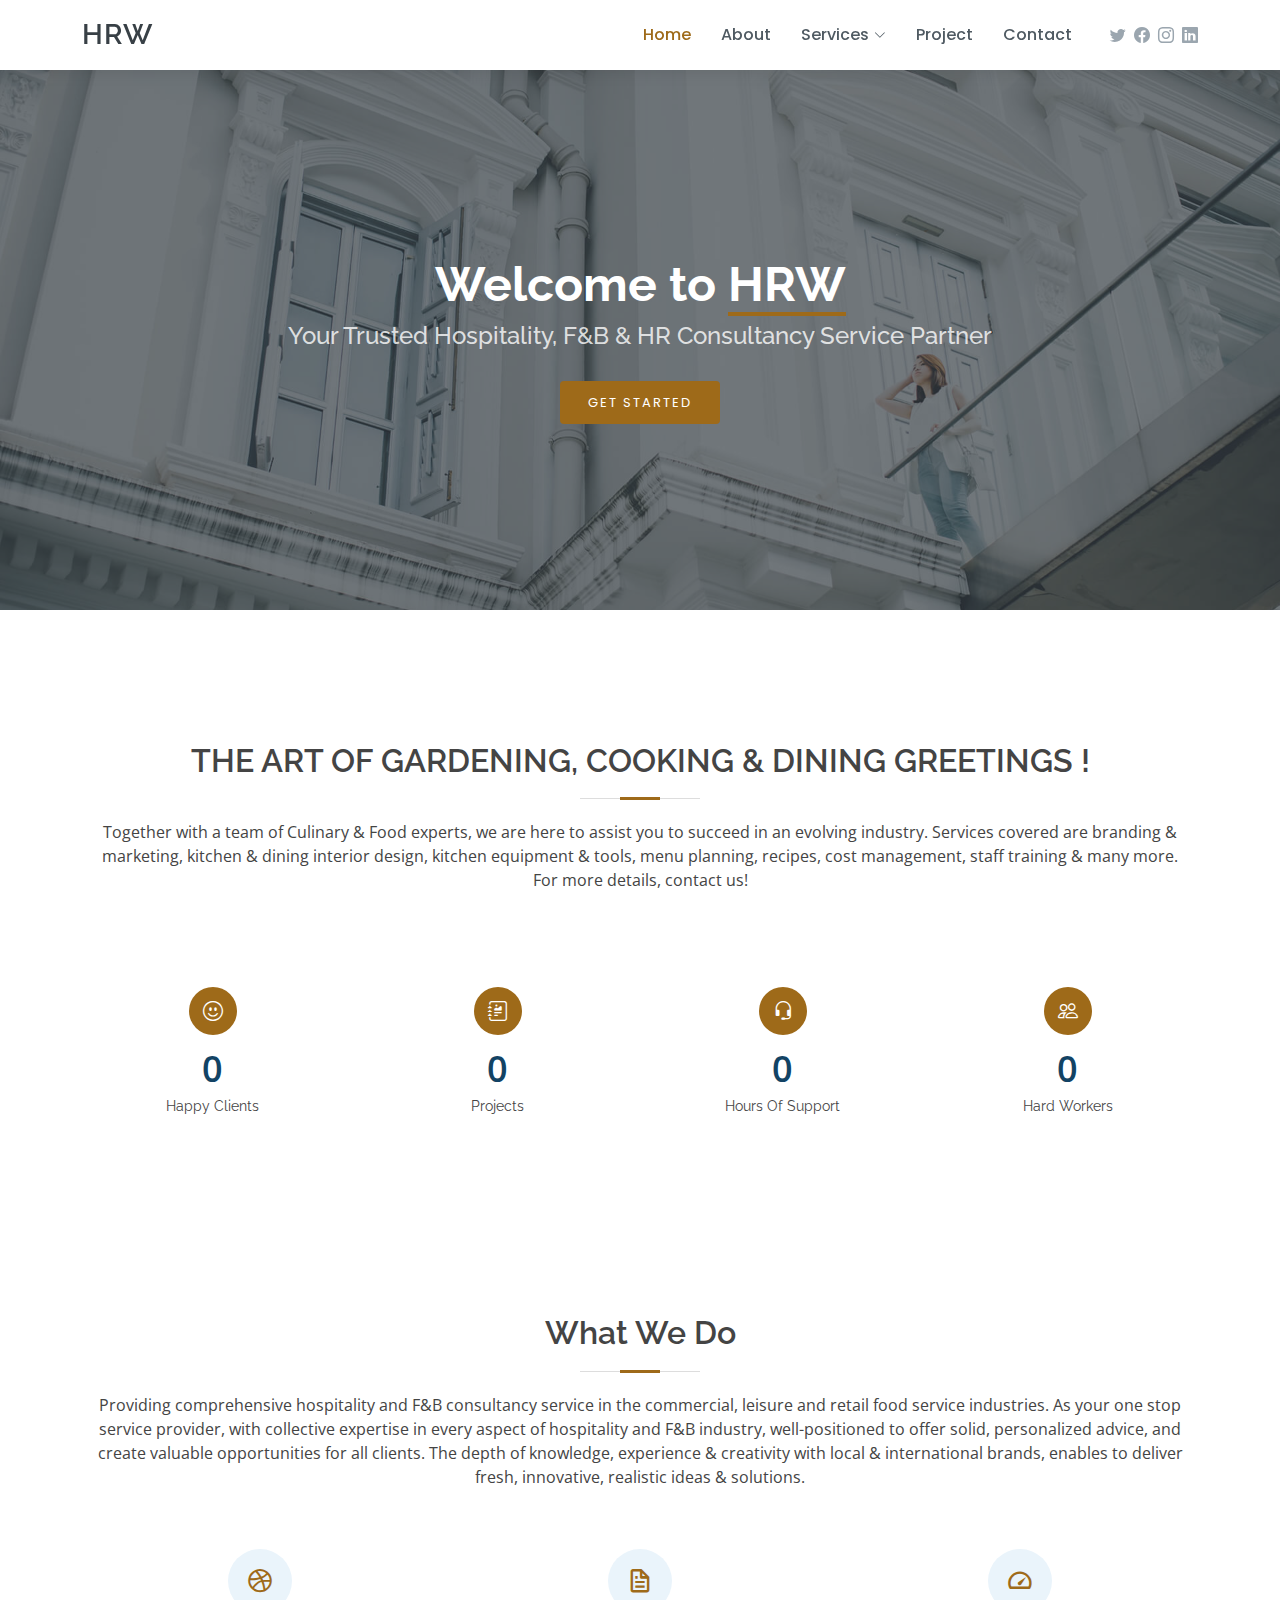
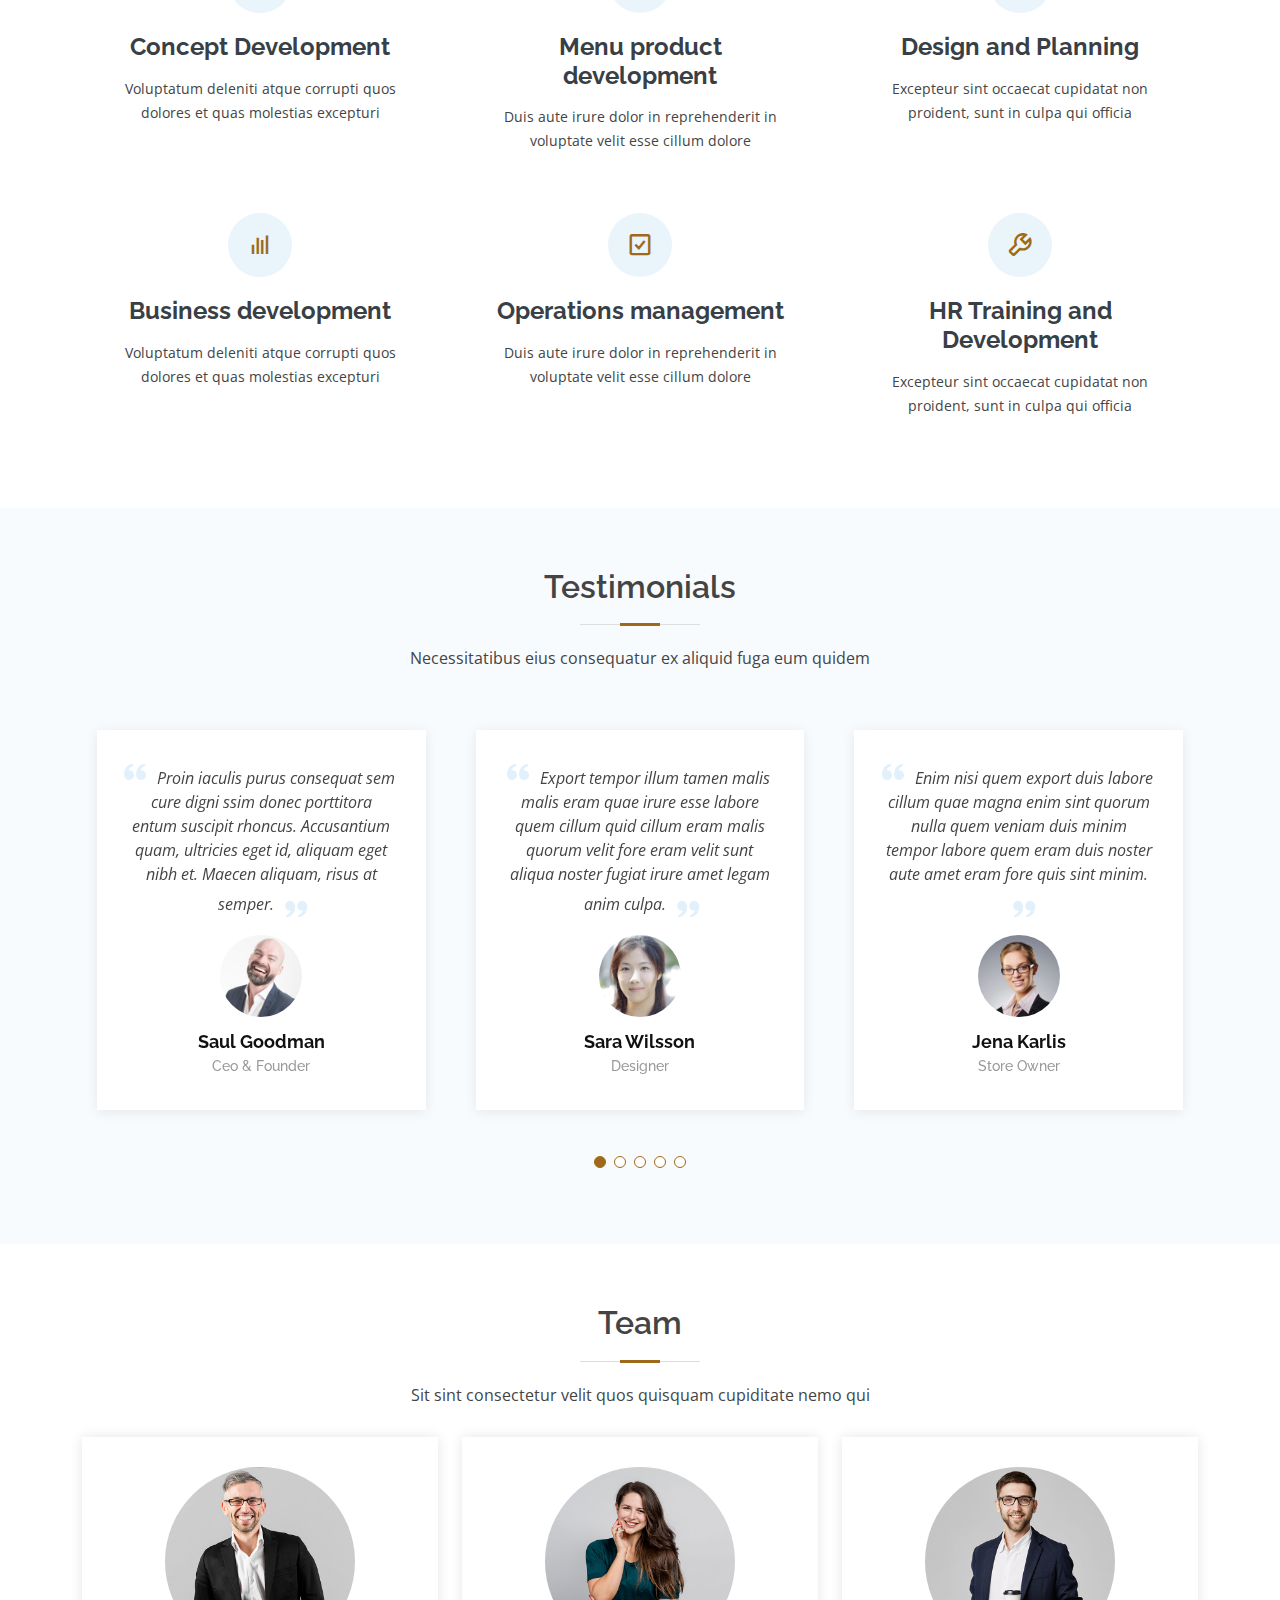
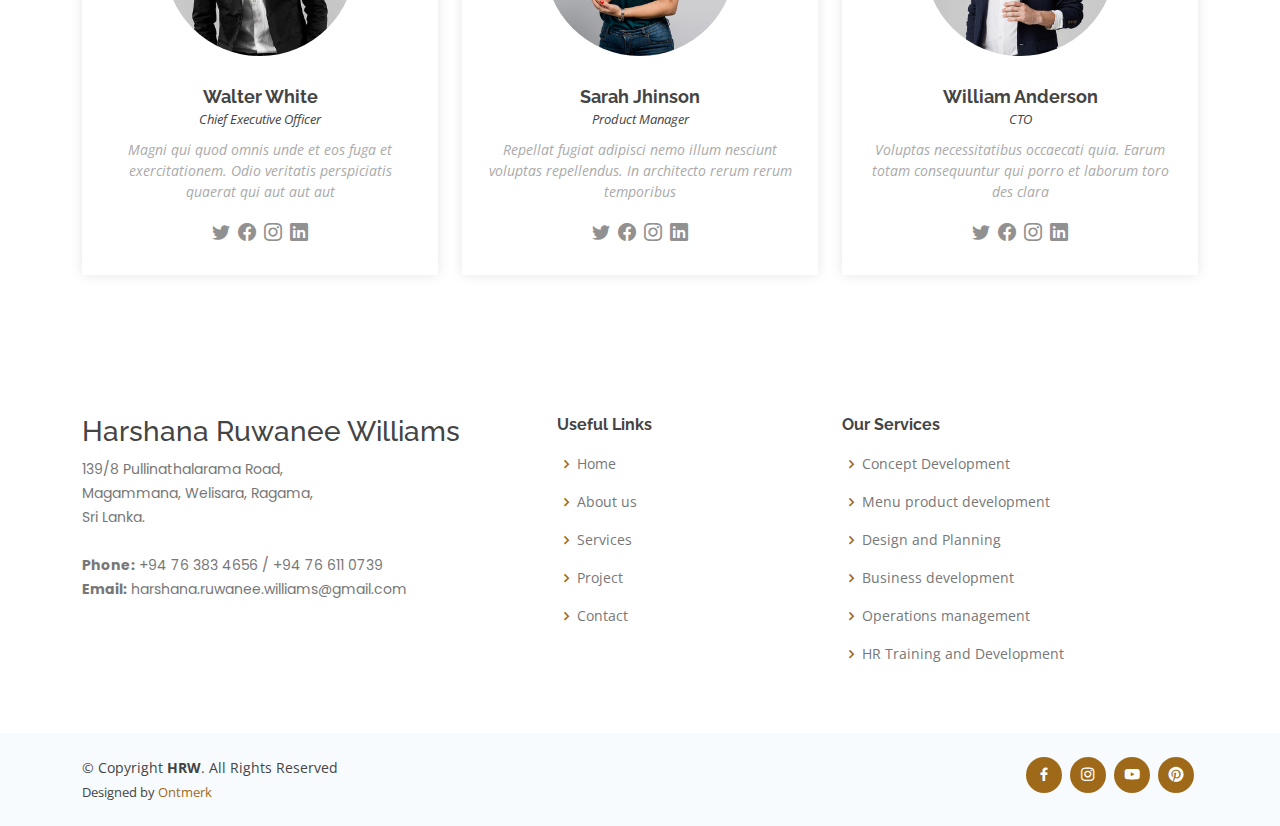
<file: index.html>
<!DOCTYPE html>
<html lang="en">

<head>
  <meta charset="utf-8">
  <meta content="width=device-width, initial-scale=1.0" name="viewport">

  <title>Home</title>
  <meta content="" name="description">
  <meta content="" name="keywords">

  <!-- Favicons -->
  <link href="assets/img/favicon.png" rel="icon">
  <link href="assets/img/apple-touch-icon.png" rel="apple-touch-icon">

  <!-- Google Fonts -->
  <link href="https://fonts.googleapis.com/css?family=Open+Sans:300,300i,400,400i,600,600i,700,700i|Raleway:300,300i,400,400i,500,500i,600,600i,700,700i|Poppins:300,300i,400,400i,500,500i,600,600i,700,700i" rel="stylesheet">

  <!-- Vendor CSS Files -->
  <link href="assets/vendor/bootstrap/css/bootstrap.min.css" rel="stylesheet">
  <link href="assets/vendor/bootstrap-icons/bootstrap-icons.css" rel="stylesheet">
  <link href="assets/vendor/boxicons/css/boxicons.min.css" rel="stylesheet">
  <link href="assets/vendor/glightbox/css/glightbox.min.css" rel="stylesheet">
  <link href="assets/vendor/swiper/swiper-bundle.min.css" rel="stylesheet">

  <!-- Template Main CSS File -->
  <link href="assets/css/style.css" rel="stylesheet">

</head>

<body>

  <!-- ======= Header ======= -->
  <header id="header" class="fixed-top d-flex align-items-center">
    <div class="container d-flex align-items-center">

      <div class="logo me-auto">
        <h1><a href="index.html">HRW</a></h1>
        <!-- Uncomment below if you prefer to use an image logo -->
        <!-- <a href="index.html"><img src="assets/img/logo.png" alt="" class="img-fluid"></a>-->
      </div>

      <nav id="navbar" class="navbar order-last order-lg-0">
        <ul>
          <li><a class="nav-link scrollto active" href="#hero">Home</a></li>
          <li><a class="nav-link scrollto" href="about.html">About</a></li>
          <li class="dropdown"><a href="services.html"><span>Services</span> <i class="bi bi-chevron-down"></i></a>
            <ul>
              <li><a href="s1.html">Concept Development</a></li>
              <li><a href="s2.html">Menu product development</a></li>
              <li><a href="s3.html">Design and Planning</a></li>
              <li><a href="s4.html">Business development</a></li>
              <li><a href="s5.html">Operations management</a></li>
              <li><a href="s6.html">HR Training and Development</a></li>
            </ul>
          </li>
          <li><a class="nav-link scrollto" href="project.html">Project</a></li>
          <li><a class="nav-link scrollto" href="contact.html">Contact</a></li>
        </ul>
        <i class="bi bi-list mobile-nav-toggle"></i>
      </nav><!-- .navbar -->

      <div class="header-social-links d-flex align-items-center">
        <a href="#" class="twitter"><i class="bi bi-twitter"></i></a>
        <a href="#" class="facebook"><i class="bi bi-facebook"></i></a>
        <a href="#" class="instagram"><i class="bi bi-instagram"></i></a>
        <a href="#" class="linkedin"><i class="bi bi-linkedin"></i></i></a>
      </div>

    </div>
  </header><!-- End Header -->

  <!-- ======= Hero Section ======= -->
  <section id="hero" class="d-flex flex-column justify-content-center align-items-center">
    <div class="container text-center text-md-left" data-aos="fade-up">
      <h1>Welcome to <span>HRW</span></h1>
      <h2>Your Trusted Hospitality, F&B & HR Consultancy
        Service Partner</h2>
      <a href="#what-we-do" class="btn-get-started scrollto">Get Started</a>
    </div>
  </section><!-- End Hero -->

  <main id="main">

    <!-- ======= What We Do Section ======= -->
    <section id="what-we-do" class="what-we-do">
      <div class="container">
<br><br><br>
        <div class="section-title">
          <h2>THE ART OF GARDENING, COOKING & DINING GREETINGS !</h2>
          <p>
            Together with a team of Culinary & Food experts, we are here to assist you to succeed in an evolving industry.
            Services covered are branding & marketing, kitchen & dining interior design, kitchen equipment & tools, menu planning, recipes, cost management, staff training & many more.<br>For more details, contact us!</p>
        </div>
      </div>
    </section><!-- End What We Do Section -->

    <!-- ======= Counts Section ======= -->
    <section id="counts" class="counts">
      <div class="container">

        <div class="row">

          <div class="col-lg-3 col-6">
            <div class="count-box">
              <i class="bi bi-emoji-smile"></i>
              <span data-purecounter-start="0" data-purecounter-end="232" data-purecounter-duration="1" class="purecounter"></span>
              <p>Happy Clients</p>
            </div>
          </div>

          <div class="col-lg-3 col-6">
            <div class="count-box">
              <i class="bi bi-journal-richtext"></i>
              <span data-purecounter-start="0" data-purecounter-end="521" data-purecounter-duration="1" class="purecounter"></span>
              <p>Projects</p>
            </div>
          </div>

          <div class="col-lg-3 col-6 mt-5 mt-lg-0">
            <div class="count-box">
              <i class="bi bi-headset"></i>
              <span data-purecounter-start="0" data-purecounter-end="1463" data-purecounter-duration="1" class="purecounter"></span>
              <p>Hours Of Support</p>
            </div>
          </div>

          <div class="col-lg-3 col-6 mt-5 mt-lg-0">
            <div class="count-box">
              <i class="bi bi-people"></i>
              <span data-purecounter-start="0" data-purecounter-end="15" data-purecounter-duration="1" class="purecounter"></span>
              <p>Hard Workers</p>
            </div>
          </div>

        </div>

      </div>
    </section><!-- End Counts Section -->

    <!-- ======= What We Do Section ======= -->
    <section id="what-we-do" class="what-we-do">
      <div class="container">
<br><br><br>
        <div class="section-title">
          <h2>What We Do</h2>
          <p>Providing comprehensive hospitality and F&B consultancy
              service in the commercial, leisure and retail food service
              industries.
              As your one stop service provider, with collective
              expertise in every aspect of hospitality and F&B industry,
              well-positioned to offer solid, personalized advice, and
              create valuable opportunities for all clients.
              The depth of knowledge, experience & creativity with
              local & international brands, enables to deliver fresh,
              innovative, realistic ideas & solutions.</p>
        </div>

        <div class="row">
          <div class="col-lg-4 col-md-6 d-flex align-items-stretch">
            <div class="icon-box">
              <div class="icon"><i class="bx bxl-dribbble"></i></div>
              <h4><a href="s1.html">Concept Development</a></h4>
              <p>Voluptatum deleniti atque corrupti quos dolores et quas molestias excepturi</p>
            </div>
          </div>

          <div class="col-lg-4 col-md-6 d-flex align-items-stretch mt-4 mt-md-0">
            <div class="icon-box">
              <div class="icon"><i class="bx bx-file"></i></div>
              <h4><a href="s2.html">Menu product development</a></h4>
              <p>Duis aute irure dolor in reprehenderit in voluptate velit esse cillum dolore</p>
            </div>
          </div>

          <div class="col-lg-4 col-md-6 d-flex align-items-stretch mt-4 mt-lg-0">
            <div class="icon-box">
              <div class="icon"><i class="bx bx-tachometer"></i></div>
              <h4><a href="s3.html">Design and Planning</a></h4>
              <p>Excepteur sint occaecat cupidatat non proident, sunt in culpa qui officia</p>
            </div>
          </div>
        </div>

        <div class="row">
          <div class="col-lg-4 col-md-6 d-flex align-items-stretch">
            <div class="icon-box">
              <div class="icon"><i class="bx bx-bar-chart"></i></div>
              <h4><a href="s4.html">Business development</a></h4>
              <p>Voluptatum deleniti atque corrupti quos dolores et quas molestias excepturi</p>
            </div>
          </div>

          <div class="col-lg-4 col-md-6 d-flex align-items-stretch mt-4 mt-md-0">
            <div class="icon-box">
              <div class="icon"><i class="bx bx-check-square"></i></div>
              <h4><a href="s5.html">Operations management</a></h4>
              <p>Duis aute irure dolor in reprehenderit in voluptate velit esse cillum dolore</p>
            </div>
          </div>

          <div class="col-lg-4 col-md-6 d-flex align-items-stretch mt-4 mt-lg-0">
            <div class="icon-box">
              <div class="icon"><i class="bx bx-wrench"></i></div>
              <h4><a href="s6.html">HR Training and Development</a></h4>
              <p>Excepteur sint occaecat cupidatat non proident, sunt in culpa qui officia</p>
            </div>
          </div>
        </div>

      </div>
    </section><!-- End What We Do Section -->

    <!-- ======= Testimonials Section ======= -->
    <section id="testimonials" class="testimonials section-bg">
      <div class="container">

        <div class="section-title">
          <h2>Testimonials</h2>
          <p>Necessitatibus eius consequatur ex aliquid fuga eum quidem</p>
        </div>

        <div class="testimonials-slider swiper" data-aos="fade-up" data-aos-delay="100">
          <div class="swiper-wrapper">

            <div class="swiper-slide">
              <div class="testimonial-item">
                <p>
                  <i class="bx bxs-quote-alt-left quote-icon-left"></i>
                  Proin iaculis purus consequat sem cure digni ssim donec porttitora entum suscipit rhoncus. Accusantium quam, ultricies eget id, aliquam eget nibh et. Maecen aliquam, risus at semper.
                  <i class="bx bxs-quote-alt-right quote-icon-right"></i>
                </p>
                <img src="assets/img/testimonials/testimonials-1.jpg" class="testimonial-img" alt="">
                <h3>Saul Goodman</h3>
                <h4>Ceo &amp; Founder</h4>
              </div>
            </div><!-- End testimonial item -->

            <div class="swiper-slide">
              <div class="testimonial-item">
                <p>
                  <i class="bx bxs-quote-alt-left quote-icon-left"></i>
                  Export tempor illum tamen malis malis eram quae irure esse labore quem cillum quid cillum eram malis quorum velit fore eram velit sunt aliqua noster fugiat irure amet legam anim culpa.
                  <i class="bx bxs-quote-alt-right quote-icon-right"></i>
                </p>
                <img src="assets/img/testimonials/testimonials-2.jpg" class="testimonial-img" alt="">
                <h3>Sara Wilsson</h3>
                <h4>Designer</h4>
              </div>
            </div><!-- End testimonial item -->

            <div class="swiper-slide">
              <div class="testimonial-item">
                <p>
                  <i class="bx bxs-quote-alt-left quote-icon-left"></i>
                  Enim nisi quem export duis labore cillum quae magna enim sint quorum nulla quem veniam duis minim tempor labore quem eram duis noster aute amet eram fore quis sint minim.
                  <i class="bx bxs-quote-alt-right quote-icon-right"></i>
                </p>
                <img src="assets/img/testimonials/testimonials-3.jpg" class="testimonial-img" alt="">
                <h3>Jena Karlis</h3>
                <h4>Store Owner</h4>
              </div>
            </div><!-- End testimonial item -->

            <div class="swiper-slide">
              <div class="testimonial-item">
                <p>
                  <i class="bx bxs-quote-alt-left quote-icon-left"></i>
                  Fugiat enim eram quae cillum dolore dolor amet nulla culpa multos export minim fugiat minim velit minim dolor enim duis veniam ipsum anim magna sunt elit fore quem dolore labore illum veniam.
                  <i class="bx bxs-quote-alt-right quote-icon-right"></i>
                </p>
                <img src="assets/img/testimonials/testimonials-4.jpg" class="testimonial-img" alt="">
                <h3>Matt Brandon</h3>
                <h4>Freelancer</h4>
              </div>
            </div><!-- End testimonial item -->

            <div class="swiper-slide">
              <div class="testimonial-item">
                <p>
                  <i class="bx bxs-quote-alt-left quote-icon-left"></i>
                  Quis quorum aliqua sint quem legam fore sunt eram irure aliqua veniam tempor noster veniam enim culpa labore duis sunt culpa nulla illum cillum fugiat legam esse veniam culpa fore nisi cillum quid.
                  <i class="bx bxs-quote-alt-right quote-icon-right"></i>
                </p>
                <img src="assets/img/testimonials/testimonials-5.jpg" class="testimonial-img" alt="">
                <h3>John Larson</h3>
                <h4>Entrepreneur</h4>
              </div>
            </div><!-- End testimonial item -->

          </div>
          <div class="swiper-pagination"></div>
        </div>

      </div>
    </section><!-- End Testimonials Section -->

    <!-- ======= Team Section ======= -->
    <section id="team" class="team">
      <div class="container">

        <div class="section-title">
          <h2>Team</h2>
          <p>Sit sint consectetur velit quos quisquam cupiditate nemo qui</p>
        </div>

        <div class="row">
          <div class="col-lg-4 col-md-6 d-flex align-items-stretch">
            <div class="member">
              <img src="assets/img/team/team-1.jpg" alt="">
              <h4>Walter White</h4>
              <span>Chief Executive Officer</span>
              <p>
                Magni qui quod omnis unde et eos fuga et exercitationem. Odio veritatis perspiciatis quaerat qui aut aut aut
              </p>
              <div class="social">
                <a href=""><i class="bi bi-twitter"></i></a>
                <a href=""><i class="bi bi-facebook"></i></a>
                <a href=""><i class="bi bi-instagram"></i></a>
                <a href=""><i class="bi bi-linkedin"></i></a>
              </div>
            </div>
          </div>

          <div class="col-lg-4 col-md-6 d-flex align-items-stretch">
            <div class="member">
              <img src="assets/img/team/team-2.jpg" alt="">
              <h4>Sarah Jhinson</h4>
              <span>Product Manager</span>
              <p>
                Repellat fugiat adipisci nemo illum nesciunt voluptas repellendus. In architecto rerum rerum temporibus
              </p>
              <div class="social">
                <a href=""><i class="bi bi-twitter"></i></a>
                <a href=""><i class="bi bi-facebook"></i></a>
                <a href=""><i class="bi bi-instagram"></i></a>
                <a href=""><i class="bi bi-linkedin"></i></a>
              </div>
            </div>
          </div>

          <div class="col-lg-4 col-md-6 d-flex align-items-stretch">
            <div class="member">
              <img src="assets/img/team/team-3.jpg" alt="">
              <h4>William Anderson</h4>
              <span>CTO</span>
              <p>
                Voluptas necessitatibus occaecati quia. Earum totam consequuntur qui porro et laborum toro des clara
              </p>
              <div class="social">
                <a href=""><i class="bi bi-twitter"></i></a>
                <a href=""><i class="bi bi-facebook"></i></a>
                <a href=""><i class="bi bi-instagram"></i></a>
                <a href=""><i class="bi bi-linkedin"></i></a>
              </div>
            </div>
          </div>

        </div>

      </div>
    </section><!-- End Team Section -->

  </main><!-- End #main -->

  <!-- ======= Footer ======= -->
  <footer id="footer">

    <div class="footer-top">
      <div class="container">
        <div class="row">

          <div class="col-lg-5 col-md-6 footer-contact">
            <h3>Harshana Ruwanee Williams</h3>
            <p>
              139/8 Pullinathalarama Road,<br>
              Magammana, Welisara, Ragama,<br>
              Sri Lanka.<br><br>
              <strong>Phone:</strong> +94 76 383 4656 / +94 76 611 0739<br>
              <strong>Email:</strong> harshana.ruwanee.williams@gmail.com<br>
            </p>
          </div>

          <div class="col-lg-3 col-md-6 footer-links">
            <h4>Useful Links</h4>
            <ul>
              <li><i class="bx bx-chevron-right"></i> <a href="index.html">Home</a></li>
              <li><i class="bx bx-chevron-right"></i> <a href="about.html">About us</a></li>
              <li><i class="bx bx-chevron-right"></i> <a href="services.html">Services</a></li>
              <li><i class="bx bx-chevron-right"></i> <a href="Project.html">Project</a></li>
              <li><i class="bx bx-chevron-right"></i> <a href="contact.html">Contact</a></li>
            </ul>
          </div>

          <div class="col-lg-4 col-md-6 footer-links">
            <h4>Our Services</h4>
            <ul>
              <li><i class="bx bx-chevron-right"></i> <a href="s1.html">Concept Development</a></li>
              <li><i class="bx bx-chevron-right"></i> <a href="s2.html">Menu product development</a></li>
              <li><i class="bx bx-chevron-right"></i> <a href="s3.html">Design and Planning</a></li>
              <li><i class="bx bx-chevron-right"></i> <a href="s4.html">Business development</a></li>
              <li><i class="bx bx-chevron-right"></i> <a href="s5.html">Operations management</a></li>
              <li><i class="bx bx-chevron-right"></i> <a href="s6.html">HR Training and Development</a></li>
            </ul>
          </div>
        </div>
      </div>
    </div>

    <div class="container d-md-flex py-4">

      <div class="me-md-auto text-center text-md-start">
        <div class="copyright">
          &copy; Copyright <strong><span>HRW</span></strong>. All Rights Reserved
        </div>
        <div class="credits">
          Designed by <a href="https://ontmerk.com/">Ontmerk</a>
        </div>
      </div>
      <div class="social-links text-center text-md-right pt-3 pt-md-0">
        <a href="https://www.facebook.com/growingandcooking/" class="facebook"><i class="bx bxl-facebook"></i></a>
        <a href="https://www.instagram.com/chefs.double.pleasure/" class="instagram"><i class="bx bxl-instagram"></i></a>
        <a href="https://www.youtube.com/channel/UCvvmpJzlbqKXv80CMrnLLsA?view_as=subscriber" class="youtube"><i class="bx bxl-youtube"></i></i></a>
        <a href="https://www.pinterest.com/chefsdoublepleasure/" class="pinterest"><i class="bx bxl-pinterest"></i></a>
      </div>
    </div>
  </footer><!-- End Footer -->

  <a href="#" class="back-to-top d-flex align-items-center justify-content-center"><i class="bi bi-arrow-up-short"></i></a>

  <!-- Vendor JS Files -->
  <script src="assets/vendor/purecounter/purecounter.js"></script>
  <script src="assets/vendor/bootstrap/js/bootstrap.bundle.min.js"></script>
  <script src="assets/vendor/glightbox/js/glightbox.min.js"></script>
  <script src="assets/vendor/isotope-layout/isotope.pkgd.min.js"></script>
  <script src="assets/vendor/swiper/swiper-bundle.min.js"></script>
  <script src="assets/vendor/waypoints/noframework.waypoints.js"></script>
  <script src="assets/vendor/php-email-form/validate.js"></script>

  <!-- Template Main JS File -->
  <script src="assets/js/main.js"></script>

</body>

</html>
</file>
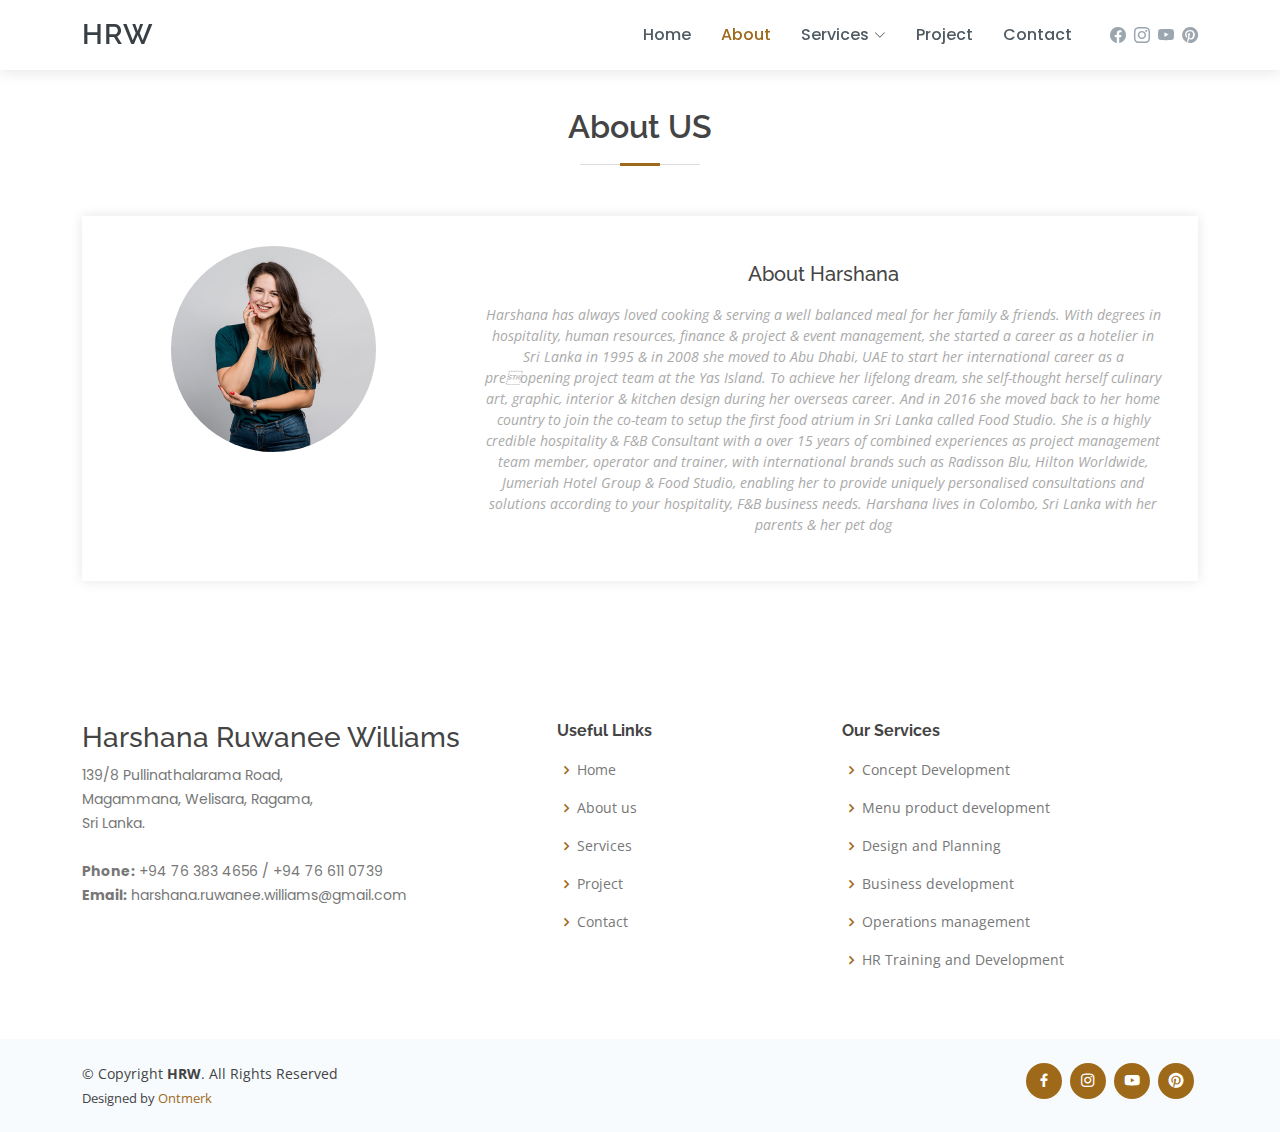
<file: about.html>
<!DOCTYPE html>
<html lang="en">

<head>
  <meta charset="utf-8">
  <meta content="width=device-width, initial-scale=1.0" name="viewport">

  <title>About</title>
  <meta content="" name="description">
  <meta content="" name="keywords">

  <!-- Favicons -->
  <link href="assets/img/favicon.png" rel="icon">
  <link href="assets/img/apple-touch-icon.png" rel="apple-touch-icon">

  <!-- Google Fonts -->
  <link href="https://fonts.googleapis.com/css?family=Open+Sans:300,300i,400,400i,600,600i,700,700i|Raleway:300,300i,400,400i,500,500i,600,600i,700,700i|Poppins:300,300i,400,400i,500,500i,600,600i,700,700i" rel="stylesheet">

  <!-- Vendor CSS Files -->
  <link href="assets/vendor/bootstrap/css/bootstrap.min.css" rel="stylesheet">
  <link href="assets/vendor/bootstrap-icons/bootstrap-icons.css" rel="stylesheet">
  <link href="assets/vendor/boxicons/css/boxicons.min.css" rel="stylesheet">
  <link href="assets/vendor/glightbox/css/glightbox.min.css" rel="stylesheet">
  <link href="assets/vendor/swiper/swiper-bundle.min.css" rel="stylesheet">

  <!-- Template Main CSS File -->
  <link href="assets/css/style.css" rel="stylesheet">

</head>

<body>

  <!-- ======= Header ======= -->
  <header id="header" class="fixed-top d-flex align-items-center">
    <div class="container d-flex align-items-center">

      <div class="logo me-auto">
        <h1><a href="index.html">HRW</a></h1>
        <!-- Uncomment below if you prefer to use an image logo -->
        <!-- <a href="index.html"><img src="assets/img/logo.png" alt="" class="img-fluid"></a>-->
      </div>

      <nav id="navbar" class="navbar order-last order-lg-0">
        <ul>
            <li><a class="nav-link scrollto" href="index.html">Home</a></li>
            <li><a class="nav-link scrollto active" href="about.html">About</a></li>
            <li class="dropdown"><a href="services.html"><span>Services</span> <i class="bi bi-chevron-down"></i></a>
              <ul>
                <li><a href="s1.html">Concept Development</a></li>
                <li><a href="s2.html">Menu product development</a></li>
                <li><a href="s3.html">Design and Planning</a></li>
                <li><a href="s4.html">Business development</a></li>
                <li><a href="s5.html">Operations management</a></li>
                <li><a href="s6.html">HR Training and Development</a></li>
              </ul>
            </li>
            <li><a class="nav-link scrollto" href="project.html">Project</a></li>
            <li><a class="nav-link scrollto" href="contact.html">Contact</a></li>
        </ul>
        <i class="bi bi-list mobile-nav-toggle"></i>
      </nav><!-- .navbar -->

      <div class="header-social-links d-flex align-items-center">
        <a href="https://www.facebook.com/growingandcooking/" class="facebook"><i class="bi bi-facebook"></i></a>
        <a href="https://www.instagram.com/chefs.double.pleasure/" class="instagram"><i class="bi bi-instagram"></i></a>
        <a href="https://www.youtube.com/channel/UCvvmpJzlbqKXv80CMrnLLsA?view_as=subscriber" class="youtube"><i class="bi bi-youtube"></i></i></a>
        <a href="https://www.pinterest.com/chefsdoublepleasure/" class="pinterest"><i class="bi bi-pinterest"></i></a>
      </div>

    </div>
  </header><!-- End Header -->

  <main id="main"><br><br>
   <!-- ======= Team Section ======= -->
    <section id="team" class="team">
      <div class="container">

        <div class="section-title">
          <h2>About US</h2>
        </div>

        <div class="member" style="max-width: 100%;">
          <div class="row no-gutters">
            <div  class="col-md-4">
              <img src="assets/img/team/team-2.jpg" alt="...">
            </div>
            <div class="col-md-8">
              <div class="card-body">
                <h5 class="card-title">About Harshana</h5>
                <p class="card-text">Harshana has always loved cooking & serving a well balanced
                meal for her family & friends. With degrees in hospitality, human
                resources, finance & project & event management, she started
                a career as a hotelier in Sri Lanka in 1995 & in 2008 she moved
                to Abu Dhabi, UAE to start her international career as a preopening project team at the Yas Island.
                To achieve her lifelong dream, she self-thought herself culinary
                art, graphic, interior & kitchen design during her overseas
                career. And in 2016 she moved back to her home country to
                join the co-team to setup the first food atrium in Sri Lanka
                called Food Studio.
                She is a highly credible hospitality & F&B Consultant with a over
                15 years of combined experiences as project management
                team member, operator and trainer, with international brands
                such as Radisson Blu, Hilton Worldwide, Jumeriah Hotel Group &
                Food Studio, enabling her to provide uniquely personalised
                consultations and solutions according to your hospitality, F&B
                business needs. Harshana lives in Colombo, Sri Lanka with her
                parents & her pet dog</p>
              </div>
            </div>
          </div>
        </div>

        </div>

      </div>
    </section><!-- End Team Section -->

  </main><!-- End #main -->

  <!-- ======= Footer ======= -->
  <footer id="footer">

    <div class="footer-top">
      <div class="container">
        <div class="row">

          <div class="col-lg-5 col-md-6 footer-contact">
            <h3>Harshana Ruwanee Williams</h3>
            <p>
              139/8 Pullinathalarama Road,<br>
              Magammana, Welisara, Ragama,<br>
              Sri Lanka.<br><br>
              <strong>Phone:</strong> +94 76 383 4656 / +94 76 611 0739<br>
              <strong>Email:</strong> harshana.ruwanee.williams@gmail.com<br>
            </p>
          </div>

          <div class="col-lg-3 col-md-6 footer-links">
            <h4>Useful Links</h4>
            <ul>
              <li><i class="bx bx-chevron-right"></i> <a href="index.html">Home</a></li>
              <li><i class="bx bx-chevron-right"></i> <a href="about.html">About us</a></li>
              <li><i class="bx bx-chevron-right"></i> <a href="services.html">Services</a></li>
              <li><i class="bx bx-chevron-right"></i> <a href="Project.html">Project</a></li>
              <li><i class="bx bx-chevron-right"></i> <a href="contact.html">Contact</a></li>
            </ul>
          </div>

          <div class="col-lg-4 col-md-6 footer-links">
            <h4>Our Services</h4>
            <ul>
              <li><i class="bx bx-chevron-right"></i> <a href="s1.html">Concept Development</a></li>
              <li><i class="bx bx-chevron-right"></i> <a href="s2.html">Menu product development</a></li>
              <li><i class="bx bx-chevron-right"></i> <a href="s3.html">Design and Planning</a></li>
              <li><i class="bx bx-chevron-right"></i> <a href="s4.html">Business development</a></li>
              <li><i class="bx bx-chevron-right"></i> <a href="s5.html">Operations management</a></li>
              <li><i class="bx bx-chevron-right"></i> <a href="s6.html">HR Training and Development</a></li>
            </ul>
          </div>
        </div>
      </div>
    </div>

    <div class="container d-md-flex py-4">

      <div class="me-md-auto text-center text-md-start">
        <div class="copyright">
          &copy; Copyright <strong><span>HRW</span></strong>. All Rights Reserved
        </div>
        <div class="credits">
          Designed by <a href="https://ontmerk.com/">Ontmerk</a>
        </div>
      </div>
      <div class="social-links text-center text-md-right pt-3 pt-md-0">
        <a href="https://www.facebook.com/growingandcooking/" class="facebook"><i class="bx bxl-facebook"></i></a>
        <a href="https://www.instagram.com/chefs.double.pleasure/" class="instagram"><i class="bx bxl-instagram"></i></a>
        <a href="https://www.youtube.com/channel/UCvvmpJzlbqKXv80CMrnLLsA?view_as=subscriber" class="youtube"><i class="bx bxl-youtube"></i></i></a>
        <a href="https://www.pinterest.com/chefsdoublepleasure/" class="pinterest"><i class="bx bxl-pinterest"></i></a>
      </div>
    </div>
  </footer><!-- End Footer -->

  <a href="#" class="back-to-top d-flex align-items-center justify-content-center"><i class="bi bi-arrow-up-short"></i></a>

  <!-- Vendor JS Files -->
  <script src="assets/vendor/purecounter/purecounter.js"></script>
  <script src="assets/vendor/bootstrap/js/bootstrap.bundle.min.js"></script>
  <script src="assets/vendor/glightbox/js/glightbox.min.js"></script>
  <script src="assets/vendor/isotope-layout/isotope.pkgd.min.js"></script>
  <script src="assets/vendor/swiper/swiper-bundle.min.js"></script>
  <script src="assets/vendor/waypoints/noframework.waypoints.js"></script>
  <script src="assets/vendor/php-email-form/validate.js"></script>

  <!-- Template Main JS File -->
  <script src="assets/js/main.js"></script>

</body>

</html>
</file>
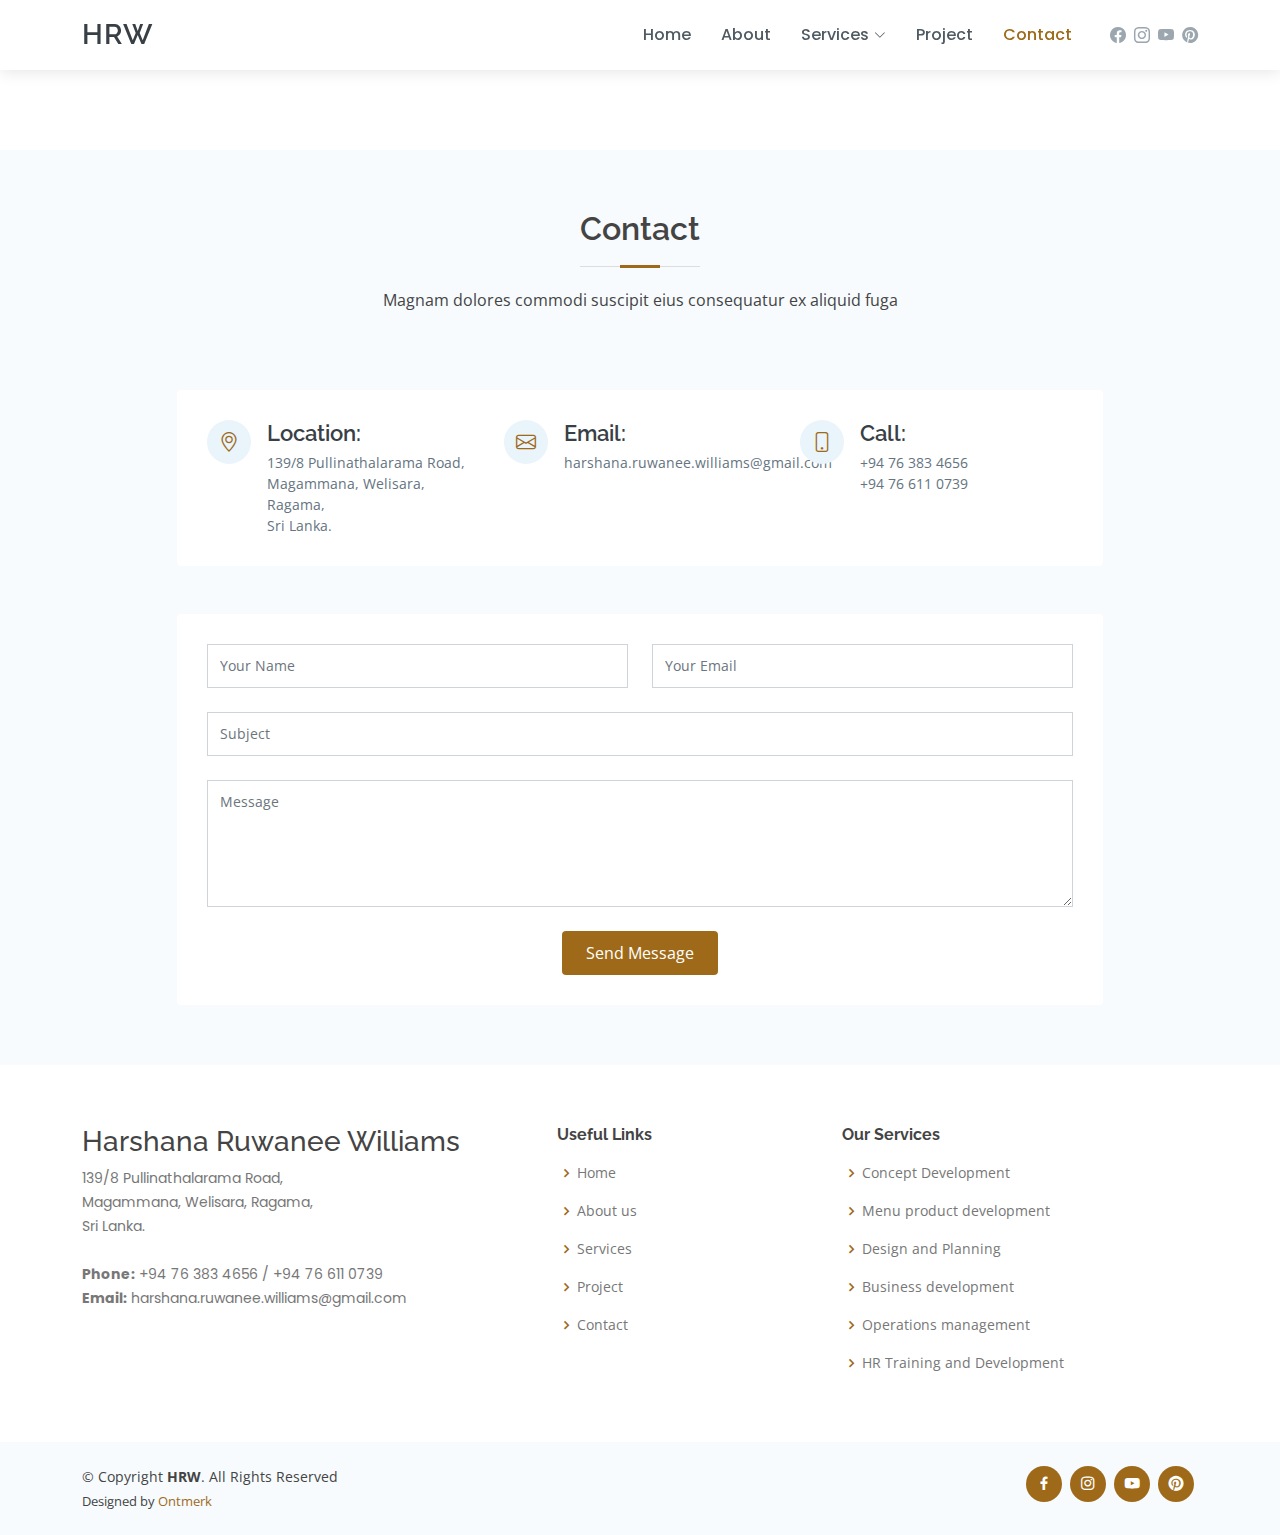
<file: contact.html>
<!DOCTYPE html>
<html lang="en">

<head>
  <meta charset="utf-8">
  <meta content="width=device-width, initial-scale=1.0" name="viewport">

  <title>Contcat</title>
  <meta content="" name="description">
  <meta content="" name="keywords">

  <!-- Favicons -->
  <link href="assets/img/favicon.png" rel="icon">
  <link href="assets/img/apple-touch-icon.png" rel="apple-touch-icon">

  <!-- Google Fonts -->
  <link href="https://fonts.googleapis.com/css?family=Open+Sans:300,300i,400,400i,600,600i,700,700i|Raleway:300,300i,400,400i,500,500i,600,600i,700,700i|Poppins:300,300i,400,400i,500,500i,600,600i,700,700i" rel="stylesheet">

  <!-- Vendor CSS Files -->
  <link href="assets/vendor/bootstrap/css/bootstrap.min.css" rel="stylesheet">
  <link href="assets/vendor/bootstrap-icons/bootstrap-icons.css" rel="stylesheet">
  <link href="assets/vendor/boxicons/css/boxicons.min.css" rel="stylesheet">
  <link href="assets/vendor/glightbox/css/glightbox.min.css" rel="stylesheet">
  <link href="assets/vendor/swiper/swiper-bundle.min.css" rel="stylesheet">

  <!-- Template Main CSS File -->
  <link href="assets/css/style.css" rel="stylesheet">

</head>

<body>

  <!-- ======= Header ======= -->
  <header id="header" class="fixed-top d-flex align-items-center">
    <div class="container d-flex align-items-center">

      <div class="logo me-auto">
        <h1><a href="index.html">HRW</a></h1>
        <!-- Uncomment below if you prefer to use an image logo -->
        <!-- <a href="index.html"><img src="assets/img/logo.png" alt="" class="img-fluid"></a>-->
      </div>

      <nav id="navbar" class="navbar order-last order-lg-0">
        <ul>
            <li><a class="nav-link scrollto" href="index.html">Home</a></li>
            <li><a class="nav-link scrollto" href="about.html">About</a></li>
            <li class="dropdown"><a href="services.html"><span>Services</span> <i class="bi bi-chevron-down"></i></a>
              <ul>
                <li><a href="s1.html">Concept Development</a></li>
                <li><a href="s2.html">Menu product development</a></li>
                <li><a href="s3.html">Design and Planning</a></li>
                <li><a href="s4.html">Business development</a></li>
                <li><a href="s5.html">Operations management</a></li>
                <li><a href="s6.html">HR Training and Development</a></li>
              </ul>
            </li>
            <li><a class="nav-link scrollto" href="project.html">Project</a></li>
            <li><a class="nav-link scrollto active" href="contact.html">Contact</a></li>
        </ul>
        <i class="bi bi-list mobile-nav-toggle"></i>
      </nav><!-- .navbar -->

      <div class="header-social-links d-flex align-items-center">
        <a href="https://www.facebook.com/growingandcooking/" class="facebook"><i class="bi bi-facebook"></i></a>
        <a href="https://www.instagram.com/chefs.double.pleasure/" class="instagram"><i class="bi bi-instagram"></i></a>
        <a href="https://www.youtube.com/channel/UCvvmpJzlbqKXv80CMrnLLsA?view_as=subscriber" class="youtube"><i class="bi bi-youtube"></i></i></a>
        <a href="https://www.pinterest.com/chefsdoublepleasure/" class="pinterest"><i class="bi bi-pinterest"></i></a>
      </div>

    </div>
  </header><!-- End Header -->

  <main id="main">

    <!-- ======= Breadcrumbs ======= -->
    <section class="breadcrumbs">
      <div class="container">

      </div>
    </section><!-- End Breadcrumbs -->

    <!-- ======= Contact Section ======= -->
    <section id="contact" class="contact section-bg">
      <div class="container">

        <div class="section-title">
          <h2>Contact</h2>
          <p>Magnam dolores commodi suscipit eius consequatur ex aliquid fuga</p>
        </div>

        <div class="row mt-5 justify-content-center">

          <div class="col-lg-10">

            <div class="info-wrap">
              <div class="row">
                <div class="col-lg-4 info">
                  <i class="bi bi-geo-alt"></i>
                  <h4>Location:</h4>
                  <p>139/8 Pullinathalarama Road,<br>
                     Magammana, Welisara, Ragama,<br>
                     Sri Lanka.</p>
                     </div>

                <div class="col-lg-4 info mt-4 mt-lg-0">
                  <i class="bi bi-envelope"></i>
                  <h4>Email:</h4>
                  <p>harshana.ruwanee.williams@gmail.com</p>
                </div>

                <div class="col-lg-4 info mt-4 mt-lg-0">
                  <i class="bi bi-phone"></i>
                  <h4>Call:</h4>
                  <p>+94 76 383 4656 <br> +94 76 611 0739</p>
                </div>
              </div>
            </div>

          </div>

        </div>

        <div class="row mt-5 justify-content-center">
          <div class="col-lg-10">
            <form action="forms/contact.php" method="post" role="form" class="php-email-form">
              <div class="row">
                <div class="col-md-6 form-group">
                  <input type="text" name="name" class="form-control" id="name" placeholder="Your Name" required>
                </div>
                <div class="col-md-6 form-group mt-3 mt-md-0">
                  <input type="email" class="form-control" name="email" id="email" placeholder="Your Email" required>
                </div>
              </div>
              <div class="form-group mt-3">
                <input type="text" class="form-control" name="subject" id="subject" placeholder="Subject" required>
              </div>
              <div class="form-group mt-3">
                <textarea class="form-control" name="message" rows="5" placeholder="Message" required></textarea>
              </div>
              <div class="my-3">
                <div class="loading">Loading</div>
                <div class="error-message"></div>
                <div class="sent-message">Your message has been sent. Thank you!</div>
              </div>
              <div class="text-center"><button type="submit">Send Message</button></div>
            </form>
          </div>

        </div>

      </div>
    </section><!-- End Contact Section -->

  </main><!-- End #main -->

  <!-- ======= Footer ======= -->
  <footer id="footer">

    <div class="footer-top">
      <div class="container">
        <div class="row">

          <div class="col-lg-5 col-md-6 footer-contact">
            <h3>Harshana Ruwanee Williams</h3>
            <p>
              139/8 Pullinathalarama Road,<br>
              Magammana, Welisara, Ragama,<br>
              Sri Lanka.<br><br>
              <strong>Phone:</strong> +94 76 383 4656 / +94 76 611 0739<br>
              <strong>Email:</strong> harshana.ruwanee.williams@gmail.com<br>
            </p>
          </div>

          <div class="col-lg-3 col-md-6 footer-links">
            <h4>Useful Links</h4>
            <ul>
              <li><i class="bx bx-chevron-right"></i> <a href="index.html">Home</a></li>
              <li><i class="bx bx-chevron-right"></i> <a href="about.html">About us</a></li>
              <li><i class="bx bx-chevron-right"></i> <a href="services.html">Services</a></li>
              <li><i class="bx bx-chevron-right"></i> <a href="Project.html">Project</a></li>
              <li><i class="bx bx-chevron-right"></i> <a href="contact.html">Contact</a></li>
            </ul>
          </div>

          <div class="col-lg-4 footer-links">
            <h4>Our Services</h4>
            <ul>
              <li><i class="bx bx-chevron-right"></i> <a href="s1.html">Concept Development</a></li>
              <li><i class="bx bx-chevron-right"></i> <a href="s2.html">Menu product development</a></li>
              <li><i class="bx bx-chevron-right"></i> <a href="s3.html">Design and Planning</a></li>
              <li><i class="bx bx-chevron-right"></i> <a href="s4.html">Business development</a></li>
              <li><i class="bx bx-chevron-right"></i> <a href="s5.html">Operations management</a></li>
              <li><i class="bx bx-chevron-right"></i> <a href="s6.html">HR Training and Development</a></li>
            </ul>
          </div>
        </div>
      </div>
    </div>

    <div class="container d-md-flex py-4">

      <div class="me-md-auto text-center text-md-start">
        <div class="copyright">
          &copy; Copyright <strong><span>HRW</span></strong>. All Rights Reserved
        </div>
        <div class="credits">

          Designed by <a href="https://ontmerk.com/">Ontmerk</a>
        </div>
      </div>
      <div class="social-links text-center text-md-right pt-3 pt-md-0">
       <a href="https://www.facebook.com/growingandcooking/" class="facebook"><i class="bx bxl-facebook"></i></a>
        <a href="https://www.instagram.com/chefs.double.pleasure/" class="instagram"><i class="bx bxl-instagram"></i></a>
        <a href="https://www.youtube.com/channel/UCvvmpJzlbqKXv80CMrnLLsA?view_as=subscriber" class="youtube"><i class="bx bxl-youtube"></i></i></a>
        <a href="https://www.pinterest.com/chefsdoublepleasure/" class="pinterest"><i class="bx bxl-pinterest"></i></a>
      </div>
    </div>
  </footer><!-- End Footer -->

  <a href="#" class="back-to-top d-flex align-items-center justify-content-center"><i class="bi bi-arrow-up-short"></i></a>

  <!-- Vendor JS Files -->
  <script src="assets/vendor/purecounter/purecounter.js"></script>
  <script src="assets/vendor/bootstrap/js/bootstrap.bundle.min.js"></script>
  <script src="assets/vendor/glightbox/js/glightbox.min.js"></script>
  <script src="assets/vendor/isotope-layout/isotope.pkgd.min.js"></script>
  <script src="assets/vendor/swiper/swiper-bundle.min.js"></script>
  <script src="assets/vendor/waypoints/noframework.waypoints.js"></script>
  <script src="assets/vendor/php-email-form/validate.js"></script>

  <!-- Template Main JS File -->
  <script src="assets/js/main.js"></script>

</body>

</html>
</file>
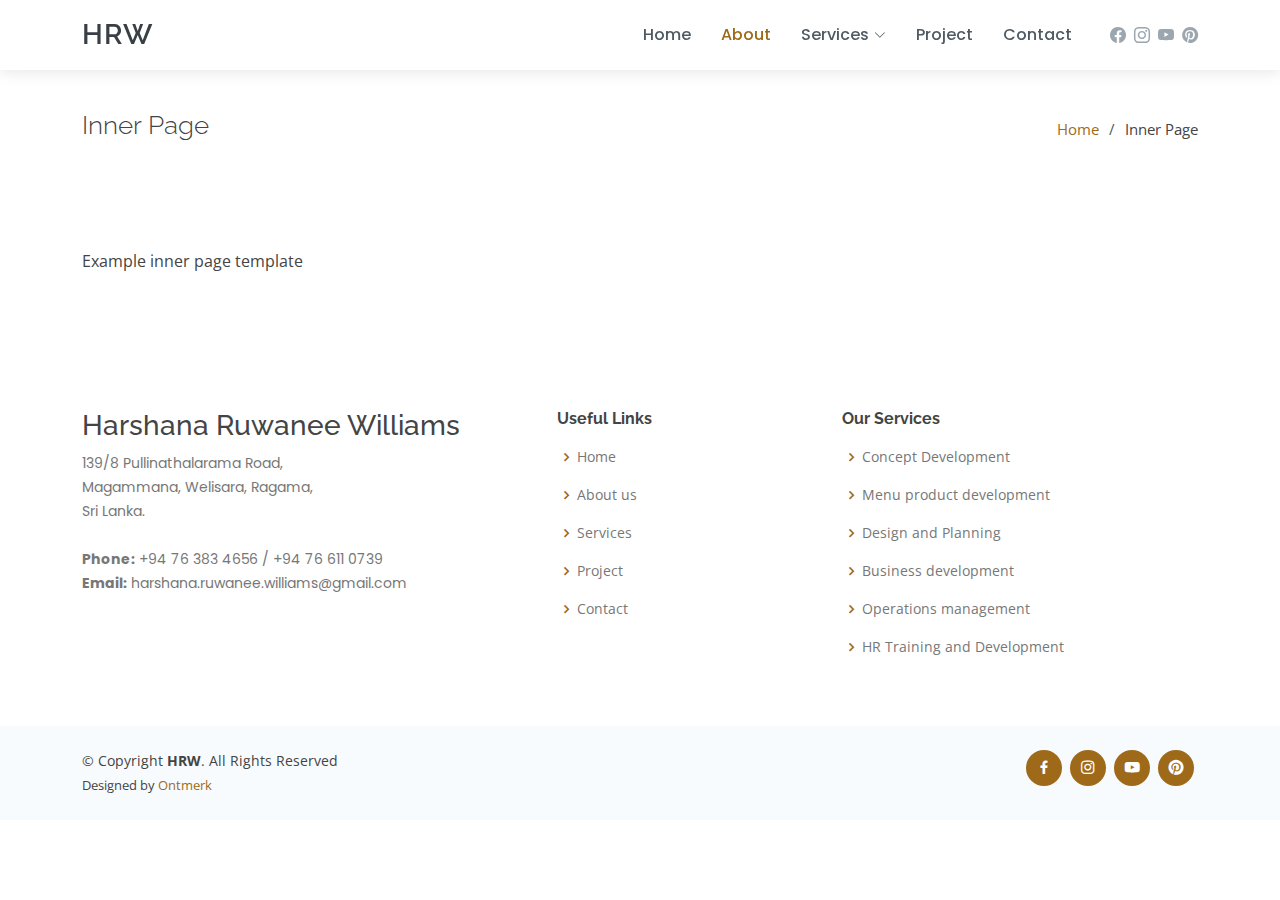
<file: inner-page.html>
<!DOCTYPE html>
<html lang="en">

<head>
  <meta charset="utf-8">
  <meta content="width=device-width, initial-scale=1.0" name="viewport">

  <title>About</title>
  <meta content="" name="description">
  <meta content="" name="keywords">

  <!-- Favicons -->
  <link href="assets/img/favicon.png" rel="icon">
  <link href="assets/img/apple-touch-icon.png" rel="apple-touch-icon">

  <!-- Google Fonts -->
  <link href="https://fonts.googleapis.com/css?family=Open+Sans:300,300i,400,400i,600,600i,700,700i|Raleway:300,300i,400,400i,500,500i,600,600i,700,700i|Poppins:300,300i,400,400i,500,500i,600,600i,700,700i" rel="stylesheet">

  <!-- Vendor CSS Files -->
  <link href="assets/vendor/bootstrap/css/bootstrap.min.css" rel="stylesheet">
  <link href="assets/vendor/bootstrap-icons/bootstrap-icons.css" rel="stylesheet">
  <link href="assets/vendor/boxicons/css/boxicons.min.css" rel="stylesheet">
  <link href="assets/vendor/glightbox/css/glightbox.min.css" rel="stylesheet">
  <link href="assets/vendor/swiper/swiper-bundle.min.css" rel="stylesheet">

  <!-- Template Main CSS File -->
  <link href="assets/css/style.css" rel="stylesheet">

</head>

<body>

  <!-- ======= Header ======= -->
  <header id="header" class="fixed-top d-flex align-items-center">
    <div class="container d-flex align-items-center">

      <div class="logo me-auto">
        <h1><a href="index.html">HRW</a></h1>
        <!-- Uncomment below if you prefer to use an image logo -->
        <!-- <a href="index.html"><img src="assets/img/logo.png" alt="" class="img-fluid"></a>-->
      </div>

      <nav id="navbar" class="navbar order-last order-lg-0">
        <ul>
            <li><a class="nav-link scrollto" href="index.html">Home</a></li>
            <li><a class="nav-link scrollto active" href="about.html">About</a></li>
            <li class="dropdown"><a href="services.html"><span>Services</span> <i class="bi bi-chevron-down"></i></a>
              <ul>
                <li><a href="s1.html">Concept Development</a></li>
                <li><a href="s2.html">Menu product development</a></li>
                <li><a href="s3.html">Design and Planning</a></li>
                <li><a href="s4.html">Business development</a></li>
                <li><a href="s5.html">Operations management</a></li>
                <li><a href="s6.html">HR Training and Development</a></li>
              </ul>
            </li>
            <li><a class="nav-link scrollto" href="Project.html">Project</a></li>
            <li><a class="nav-link scrollto" href="contact.html">Contact</a></li>
        </ul>
        <i class="bi bi-list mobile-nav-toggle"></i>
      </nav><!-- .navbar -->

      <div class="header-social-links d-flex align-items-center">
        <a href="https://www.facebook.com/growingandcooking/" class="facebook"><i class="bi bi-facebook"></i></a>
        <a href="https://www.instagram.com/chefs.double.pleasure/" class="instagram"><i class="bi bi-instagram"></i></a>
        <a href="https://www.youtube.com/channel/UCvvmpJzlbqKXv80CMrnLLsA?view_as=subscriber" class="youtube"><i class="bi bi-youtube"></i></i></a>
        <a href="https://www.pinterest.com/chefsdoublepleasure/" class="pinterest"><i class="bi bi-pinterest"></i></a>
      </div>

    </div>
  </header><!-- End Header -->

  <main id="main">

    <!-- ======= Breadcrumbs ======= -->
    <section class="breadcrumbs">
      <div class="container">

        <div class="d-flex justify-content-between align-items-center">
          <h2>Inner Page</h2>
          <ol>
            <li><a href="index.html">Home</a></li>
            <li>Inner Page</li>
          </ol>
        </div>

      </div>
    </section><!-- End Breadcrumbs -->

    <section class="inner-page">
      <div class="container">
        <p>
          Example inner page template
        </p>
      </div>
    </section>

  </main><!-- End #main -->

  <!-- ======= Footer ======= -->
  <footer id="footer">

    <div class="footer-top">
      <div class="container">
        <div class="row">

          <div class="col-lg-5 col-md-6 footer-contact">
            <h3>Harshana Ruwanee Williams</h3>
            <p>
              139/8 Pullinathalarama Road,<br>
              Magammana, Welisara, Ragama,<br>
              Sri Lanka.<br><br>
              <strong>Phone:</strong> +94 76 383 4656 / +94 76 611 0739<br>
              <strong>Email:</strong> harshana.ruwanee.williams@gmail.com<br>
            </p>
          </div>

          <div class="col-lg-3 col-md-6 footer-links">
            <h4>Useful Links</h4>
            <ul>
              <li><i class="bx bx-chevron-right"></i> <a href="index.html">Home</a></li>
              <li><i class="bx bx-chevron-right"></i> <a href="about.html">About us</a></li>
              <li><i class="bx bx-chevron-right"></i> <a href="services.html">Services</a></li>
              <li><i class="bx bx-chevron-right"></i> <a href="Project.html">Project</a></li>
              <li><i class="bx bx-chevron-right"></i> <a href="contact.html">Contact</a></li>
            </ul>
          </div>

          <div class="col-lg-4 col-md-6 footer-links">
            <h4>Our Services</h4>
            <ul>
              <li><i class="bx bx-chevron-right"></i> <a href="s1.html">Concept Development</a></li>
              <li><i class="bx bx-chevron-right"></i> <a href="s2.html">Menu product development</a></li>
              <li><i class="bx bx-chevron-right"></i> <a href="s3.html">Design and Planning</a></li>
              <li><i class="bx bx-chevron-right"></i> <a href="s4.html">Business development</a></li>
              <li><i class="bx bx-chevron-right"></i> <a href="s5.html">Operations management</a></li>
              <li><i class="bx bx-chevron-right"></i> <a href="s6.html">HR Training and Development</a></li>
            </ul>
          </div>
        </div>
      </div>
    </div>

    <div class="container d-md-flex py-4">

      <div class="me-md-auto text-center text-md-start">
        <div class="copyright">
          &copy; Copyright <strong><span>HRW</span></strong>. All Rights Reserved
        </div>
        <div class="credits">
          Designed by <a href="https://ontmerk.com/">Ontmerk</a>
        </div>
      </div>
      <div class="social-links text-center text-md-right pt-3 pt-md-0">
        <a href="https://www.facebook.com/growingandcooking/" class="facebook"><i class="bx bxl-facebook"></i></a>
        <a href="https://www.instagram.com/chefs.double.pleasure/" class="instagram"><i class="bx bxl-instagram"></i></a>
        <a href="https://www.youtube.com/channel/UCvvmpJzlbqKXv80CMrnLLsA?view_as=subscriber" class="youtube"><i class="bx bxl-youtube"></i></i></a>
        <a href="https://www.pinterest.com/chefsdoublepleasure/" class="pinterest"><i class="bx bxl-pinterest"></i></a>
      </div>
    </div>
  </footer><!-- End Footer -->

  <a href="#" class="back-to-top d-flex align-items-center justify-content-center"><i class="bi bi-arrow-up-short"></i></a>

  <!-- Vendor JS Files -->
  <script src="assets/vendor/purecounter/purecounter.js"></script>
  <script src="assets/vendor/bootstrap/js/bootstrap.bundle.min.js"></script>
  <script src="assets/vendor/glightbox/js/glightbox.min.js"></script>
  <script src="assets/vendor/isotope-layout/isotope.pkgd.min.js"></script>
  <script src="assets/vendor/swiper/swiper-bundle.min.js"></script>
  <script src="assets/vendor/waypoints/noframework.waypoints.js"></script>
  <script src="assets/vendor/php-email-form/validate.js"></script>

  <!-- Template Main JS File -->
  <script src="assets/js/main.js"></script>

</body>

</html>
</file>
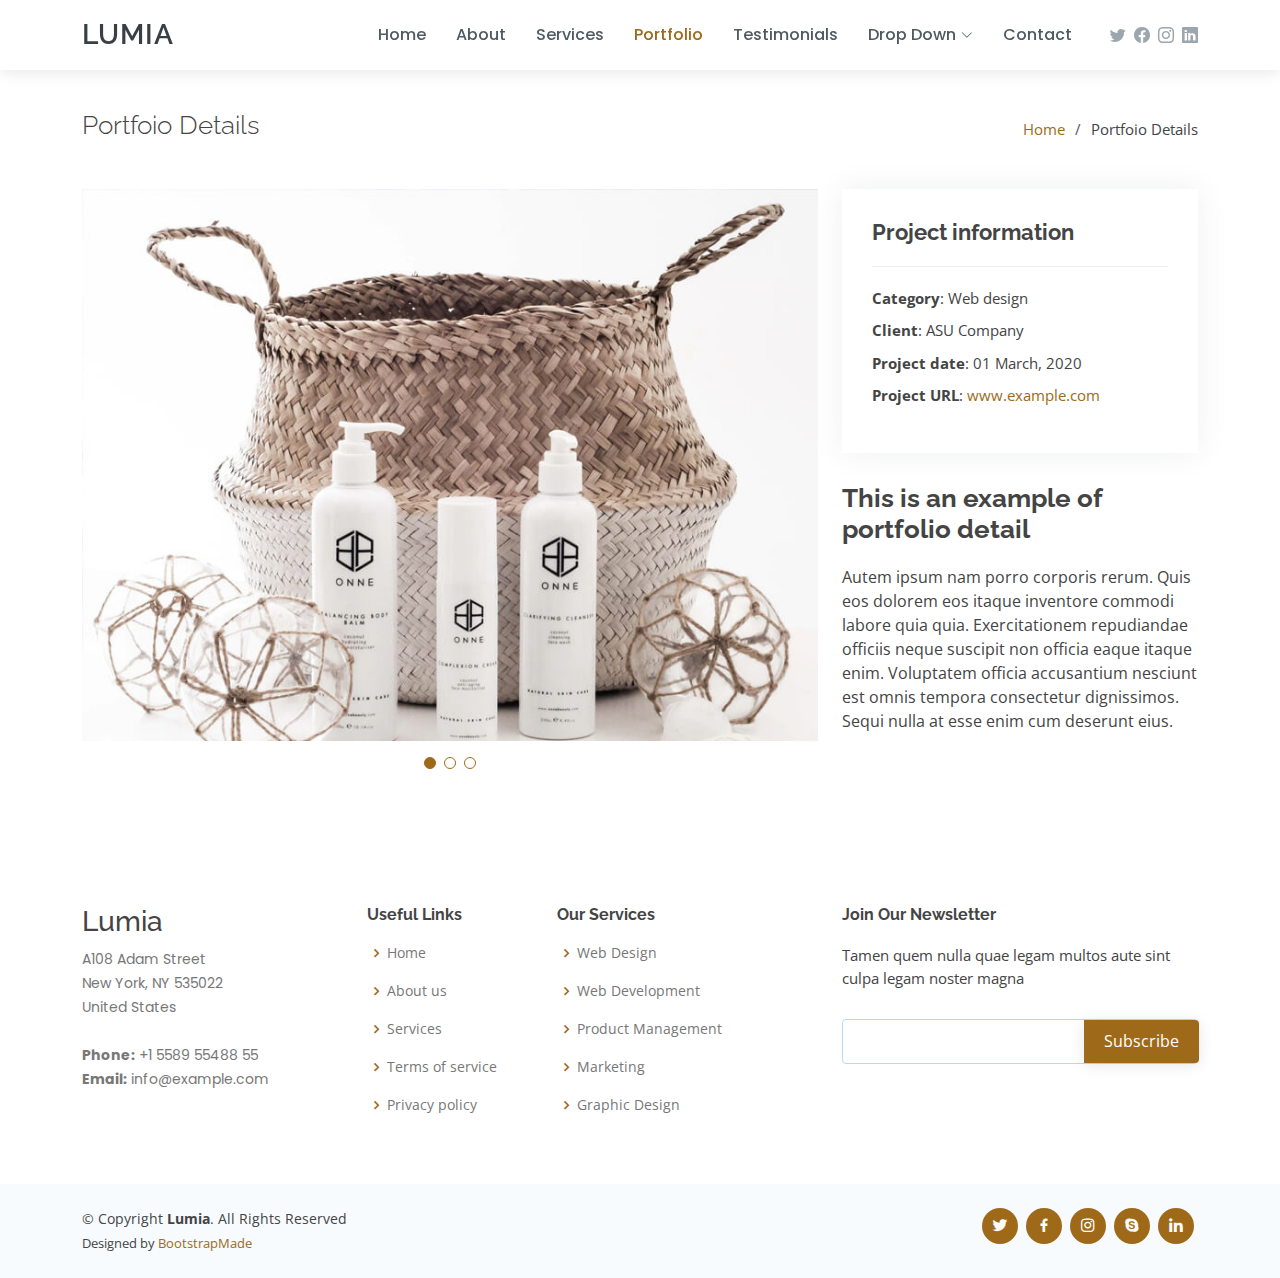
<file: portfolio-details.html>
<!DOCTYPE html>
<html lang="en">

<head>
  <meta charset="utf-8">
  <meta content="width=device-width, initial-scale=1.0" name="viewport">

  <title>Portfolio Details - Lumia Bootstrap Template</title>
  <meta content="" name="description">
  <meta content="" name="keywords">

  <!-- Favicons -->
  <link href="assets/img/favicon.png" rel="icon">
  <link href="assets/img/apple-touch-icon.png" rel="apple-touch-icon">

  <!-- Google Fonts -->
  <link href="https://fonts.googleapis.com/css?family=Open+Sans:300,300i,400,400i,600,600i,700,700i|Raleway:300,300i,400,400i,500,500i,600,600i,700,700i|Poppins:300,300i,400,400i,500,500i,600,600i,700,700i" rel="stylesheet">

  <!-- Vendor CSS Files -->
  <link href="assets/vendor/bootstrap/css/bootstrap.min.css" rel="stylesheet">
  <link href="assets/vendor/bootstrap-icons/bootstrap-icons.css" rel="stylesheet">
  <link href="assets/vendor/boxicons/css/boxicons.min.css" rel="stylesheet">
  <link href="assets/vendor/glightbox/css/glightbox.min.css" rel="stylesheet">
  <link href="assets/vendor/swiper/swiper-bundle.min.css" rel="stylesheet">

  <!-- Template Main CSS File -->
  <link href="assets/css/style.css" rel="stylesheet">

  <!-- =======================================================
  * Template Name: Lumia - v4.7.0
  * Template URL: https://bootstrapmade.com/lumia-bootstrap-business-template/
  * Author: BootstrapMade.com
  * License: https://bootstrapmade.com/license/
  ======================================================== -->
</head>

<body>

  <!-- ======= Header ======= -->
  <header id="header" class="fixed-top d-flex align-items-center">
    <div class="container d-flex align-items-center">

      <div class="logo me-auto">
        <h1><a href="index.html">Lumia</a></h1>
        <!-- Uncomment below if you prefer to use an image logo -->
        <!-- <a href="index.html"><img src="assets/img/logo.png" alt="" class="img-fluid"></a>-->
      </div>

      <nav id="navbar" class="navbar order-last order-lg-0">
        <ul>
          <li><a class="nav-link scrollto " href="#hero">Home</a></li>
          <li><a class="nav-link scrollto" href="#about">About</a></li>
          <li><a class="nav-link scrollto" href="#services">Services</a></li>
          <li><a class="nav-link scrollto active" href="#portfolio">Portfolio</a></li>
          <li><a class="nav-link scrollto" href="#testimonials">Testimonials</a></li>
          <li class="dropdown"><a href="#"><span>Drop Down</span> <i class="bi bi-chevron-down"></i></a>
            <ul>
              <li><a href="#">Drop Down 1</a></li>
              <li class="dropdown"><a href="#"><span>Deep Drop Down</span> <i class="bi bi-chevron-right"></i></a>
                <ul>
                  <li><a href="#">Deep Drop Down 1</a></li>
                  <li><a href="#">Deep Drop Down 2</a></li>
                  <li><a href="#">Deep Drop Down 3</a></li>
                  <li><a href="#">Deep Drop Down 4</a></li>
                  <li><a href="#">Deep Drop Down 5</a></li>
                </ul>
              </li>
              <li><a href="#">Drop Down 2</a></li>
              <li><a href="#">Drop Down 3</a></li>
              <li><a href="#">Drop Down 4</a></li>
            </ul>
          </li>
          <li><a class="nav-link scrollto" href="#contact">Contact</a></li>
        </ul>
        <i class="bi bi-list mobile-nav-toggle"></i>
      </nav><!-- .navbar -->

      <div class="header-social-links d-flex align-items-center">
        <a href="#" class="twitter"><i class="bi bi-twitter"></i></a>
        <a href="#" class="facebook"><i class="bi bi-facebook"></i></a>
        <a href="#" class="instagram"><i class="bi bi-instagram"></i></a>
        <a href="#" class="linkedin"><i class="bi bi-linkedin"></i></i></a>
      </div>

    </div>
  </header><!-- End Header -->

  <main id="main">

    <!-- ======= Breadcrumbs ======= -->
    <section id="breadcrumbs" class="breadcrumbs">
      <div class="container">

        <div class="d-flex justify-content-between align-items-center">
          <h2>Portfoio Details</h2>
          <ol>
            <li><a href="index.html">Home</a></li>
            <li>Portfoio Details</li>
          </ol>
        </div>

      </div>
    </section><!-- End Breadcrumbs -->

    <!-- ======= Portfolio Details Section ======= -->
    <section id="portfolio-details" class="portfolio-details">
      <div class="container">

        <div class="row gy-4">

          <div class="col-lg-8">
            <div class="portfolio-details-slider swiper">
              <div class="swiper-wrapper align-items-center">

                <div class="swiper-slide">
                  <img src="assets/img/portfolio/portfolio-1.jpg" alt="">
                </div>

                <div class="swiper-slide">
                  <img src="assets/img/portfolio/portfolio-2.jpg" alt="">
                </div>

                <div class="swiper-slide">
                  <img src="assets/img/portfolio/portfolio-3.jpg" alt="">
                </div>

              </div>
              <div class="swiper-pagination"></div>
            </div>
          </div>

          <div class="col-lg-4">
            <div class="portfolio-info">
              <h3>Project information</h3>
              <ul>
                <li><strong>Category</strong>: Web design</li>
                <li><strong>Client</strong>: ASU Company</li>
                <li><strong>Project date</strong>: 01 March, 2020</li>
                <li><strong>Project URL</strong>: <a href="#">www.example.com</a></li>
              </ul>
            </div>
            <div class="portfolio-description">
              <h2>This is an example of portfolio detail</h2>
              <p>
                Autem ipsum nam porro corporis rerum. Quis eos dolorem eos itaque inventore commodi labore quia quia. Exercitationem repudiandae officiis neque suscipit non officia eaque itaque enim. Voluptatem officia accusantium nesciunt est omnis tempora consectetur dignissimos. Sequi nulla at esse enim cum deserunt eius.
              </p>
            </div>
          </div>

        </div>

      </div>
    </section><!-- End Portfolio Details Section -->

  </main><!-- End #main -->

  <!-- ======= Footer ======= -->
  <footer id="footer">

    <div class="footer-top">
      <div class="container">
        <div class="row">

          <div class="col-lg-3 col-md-6 footer-contact">
            <h3>Lumia</h3>
            <p>
              A108 Adam Street <br>
              New York, NY 535022<br>
              United States <br><br>
              <strong>Phone:</strong> +1 5589 55488 55<br>
              <strong>Email:</strong> info@example.com<br>
            </p>
          </div>

          <div class="col-lg-2 col-md-6 footer-links">
            <h4>Useful Links</h4>
            <ul>
              <li><i class="bx bx-chevron-right"></i> <a href="#">Home</a></li>
              <li><i class="bx bx-chevron-right"></i> <a href="#">About us</a></li>
              <li><i class="bx bx-chevron-right"></i> <a href="#">Services</a></li>
              <li><i class="bx bx-chevron-right"></i> <a href="#">Terms of service</a></li>
              <li><i class="bx bx-chevron-right"></i> <a href="#">Privacy policy</a></li>
            </ul>
          </div>

          <div class="col-lg-3 col-md-6 footer-links">
            <h4>Our Services</h4>
            <ul>
              <li><i class="bx bx-chevron-right"></i> <a href="#">Web Design</a></li>
              <li><i class="bx bx-chevron-right"></i> <a href="#">Web Development</a></li>
              <li><i class="bx bx-chevron-right"></i> <a href="#">Product Management</a></li>
              <li><i class="bx bx-chevron-right"></i> <a href="#">Marketing</a></li>
              <li><i class="bx bx-chevron-right"></i> <a href="#">Graphic Design</a></li>
            </ul>
          </div>

          <div class="col-lg-4 col-md-6 footer-newsletter">
            <h4>Join Our Newsletter</h4>
            <p>Tamen quem nulla quae legam multos aute sint culpa legam noster magna</p>
            <form action="" method="post">
              <input type="email" name="email"><input type="submit" value="Subscribe">
            </form>
          </div>

        </div>
      </div>
    </div>

    <div class="container d-md-flex py-4">

      <div class="me-md-auto text-center text-md-start">
        <div class="copyright">
          &copy; Copyright <strong><span>Lumia</span></strong>. All Rights Reserved
        </div>
        <div class="credits">
          <!-- All the links in the footer should remain intact. -->
          <!-- You can delete the links only if you purchased the pro version. -->
          <!-- Licensing information: https://bootstrapmade.com/license/ -->
          <!-- Purchase the pro version with working PHP/AJAX contact form: https://bootstrapmade.com/lumia-bootstrap-business-template/ -->
          Designed by <a href="https://bootstrapmade.com/">BootstrapMade</a>
        </div>
      </div>
      <div class="social-links text-center text-md-right pt-3 pt-md-0">
        <a href="#" class="twitter"><i class="bx bxl-twitter"></i></a>
        <a href="#" class="facebook"><i class="bx bxl-facebook"></i></a>
        <a href="#" class="instagram"><i class="bx bxl-instagram"></i></a>
        <a href="#" class="google-plus"><i class="bx bxl-skype"></i></a>
        <a href="#" class="linkedin"><i class="bx bxl-linkedin"></i></a>
      </div>
    </div>
  </footer><!-- End Footer -->

  <a href="#" class="back-to-top d-flex align-items-center justify-content-center"><i class="bi bi-arrow-up-short"></i></a>

  <!-- Vendor JS Files -->
  <script src="assets/vendor/purecounter/purecounter.js"></script>
  <script src="assets/vendor/bootstrap/js/bootstrap.bundle.min.js"></script>
  <script src="assets/vendor/glightbox/js/glightbox.min.js"></script>
  <script src="assets/vendor/isotope-layout/isotope.pkgd.min.js"></script>
  <script src="assets/vendor/swiper/swiper-bundle.min.js"></script>
  <script src="assets/vendor/waypoints/noframework.waypoints.js"></script>
  <script src="assets/vendor/php-email-form/validate.js"></script>

  <!-- Template Main JS File -->
  <script src="assets/js/main.js"></script>

</body>

</html>
</file>
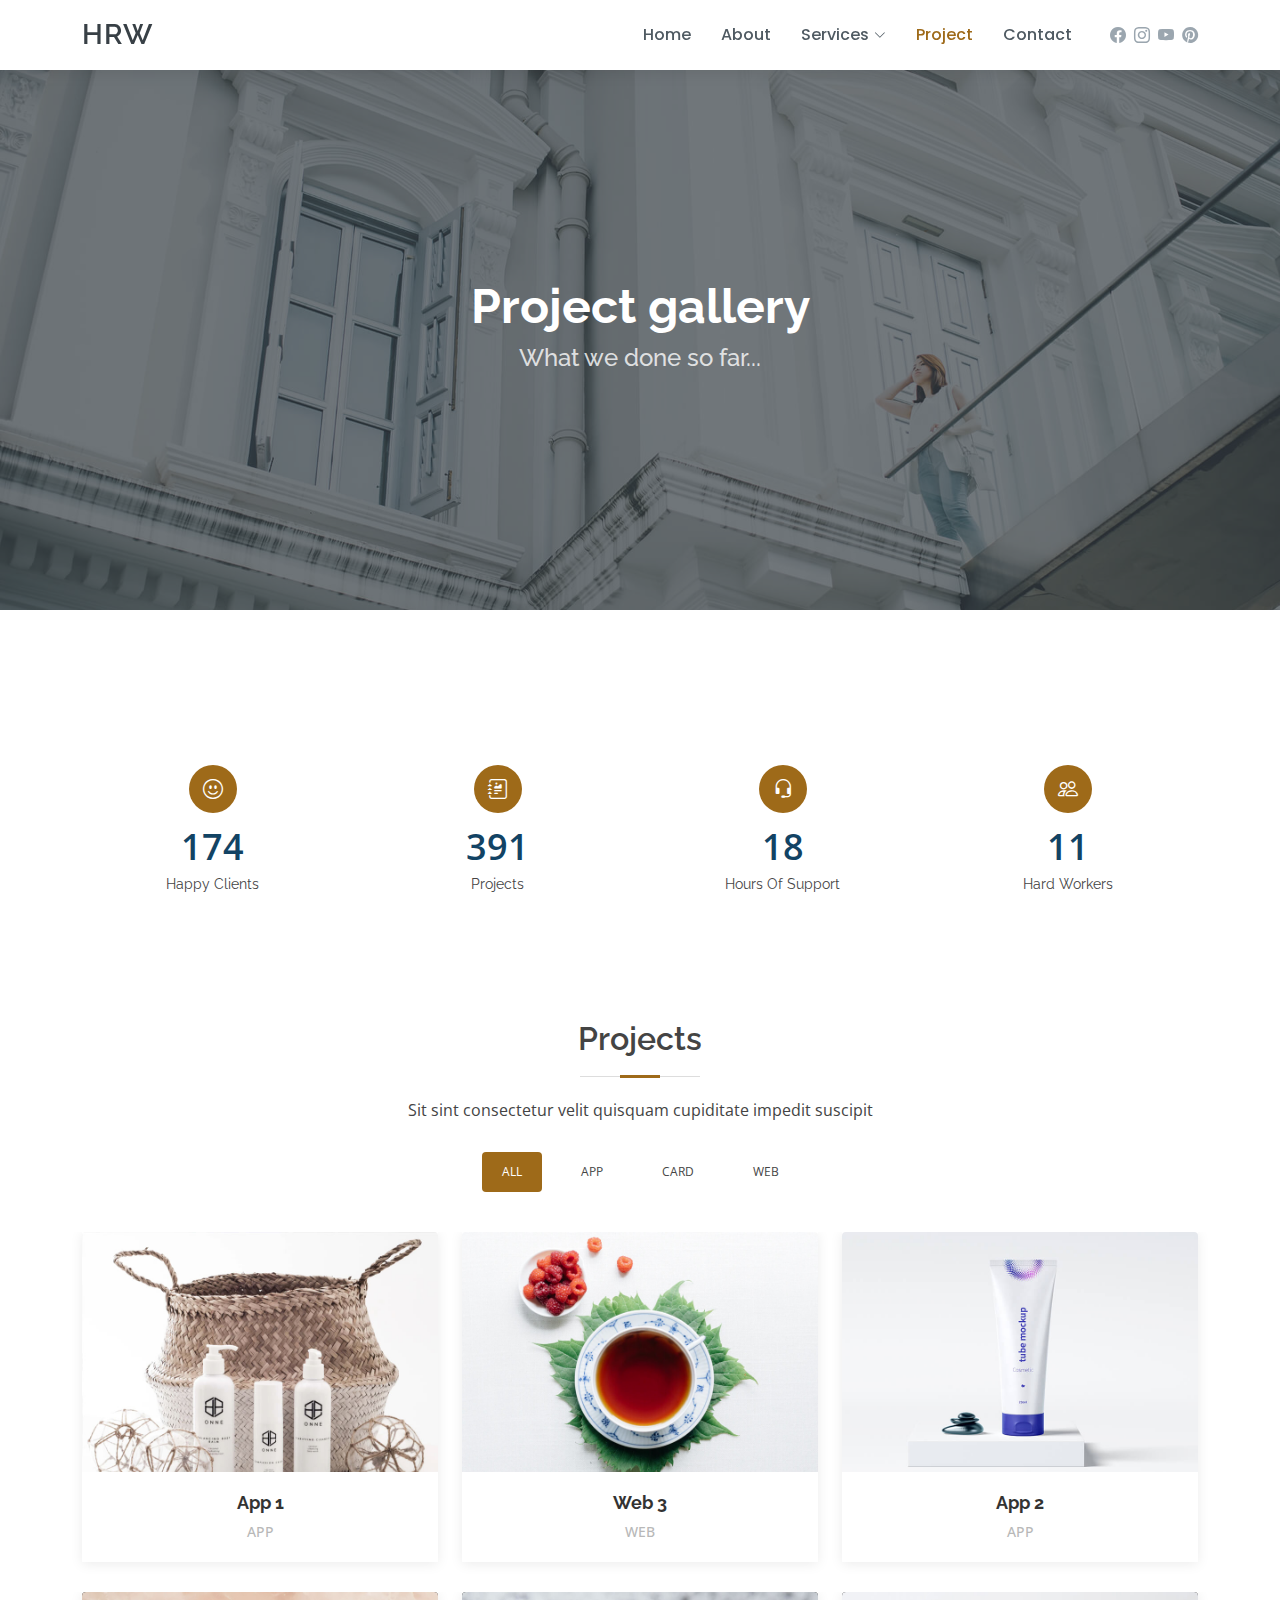
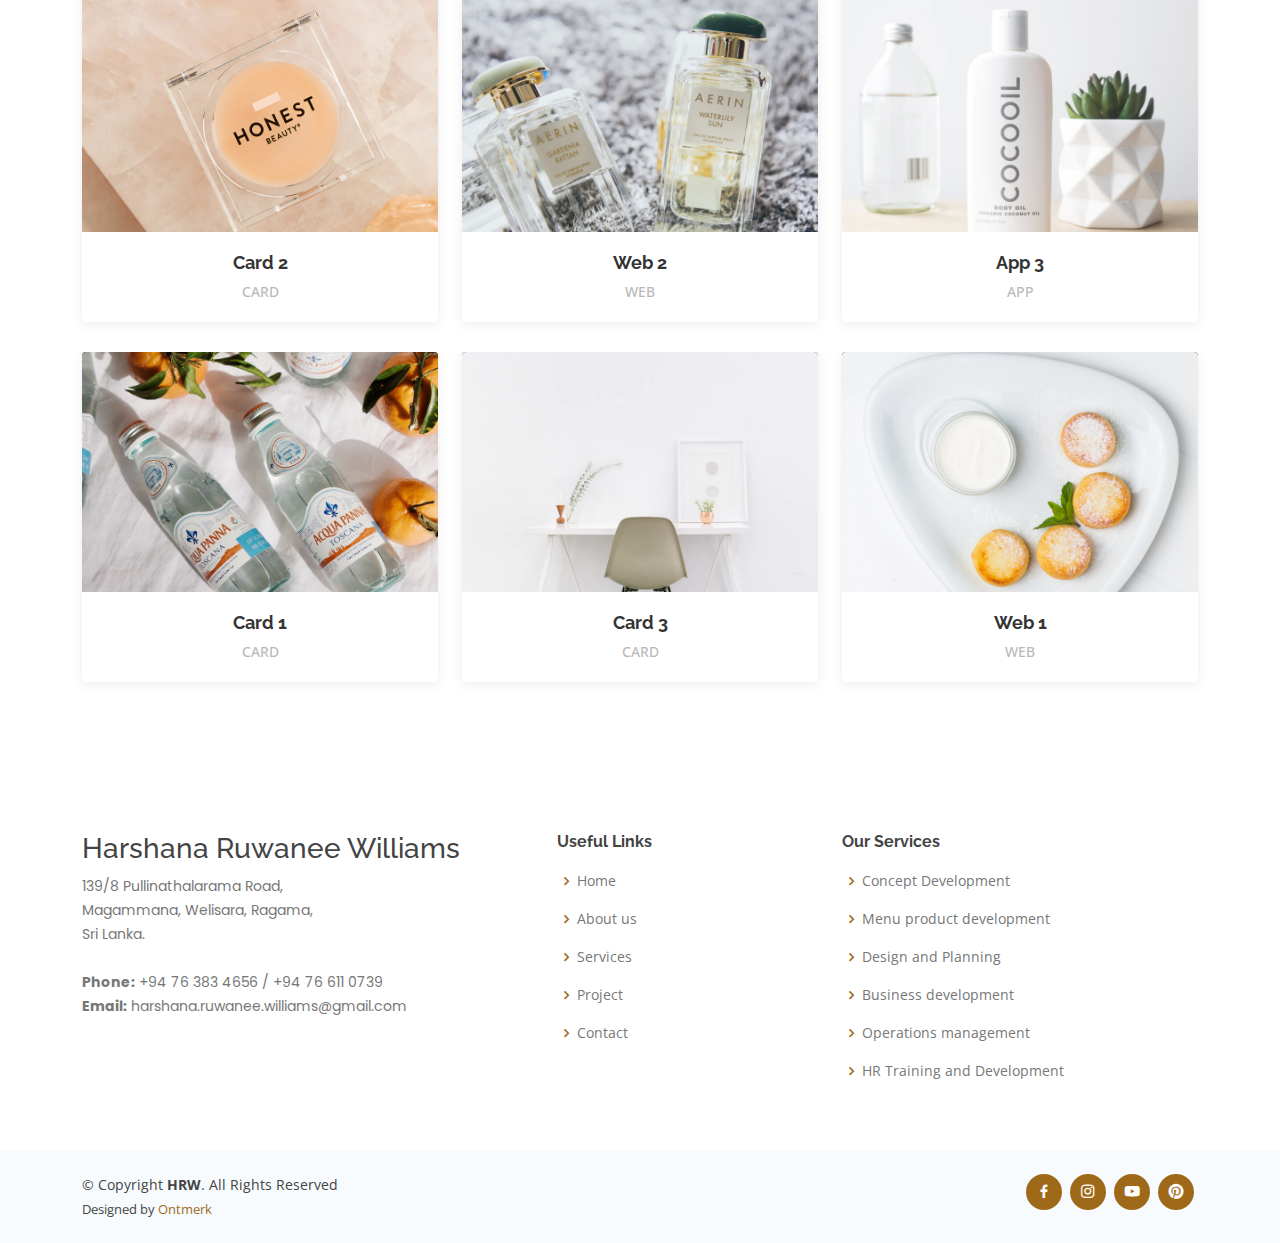
<file: project.html>
<!DOCTYPE html>
<html lang="en">

<head>
  <meta charset="utf-8">
  <meta content="width=device-width, initial-scale=1.0" name="viewport">

  <title>Projects</title>
  <meta content="" name="description">
  <meta content="" name="keywords">

  <!-- Favicons -->
  <link href="assets/img/favicon.png" rel="icon">
  <link href="assets/img/apple-touch-icon.png" rel="apple-touch-icon">

  <!-- Google Fonts -->
  <link
    href="https://fonts.googleapis.com/css?family=Open+Sans:300,300i,400,400i,600,600i,700,700i|Raleway:300,300i,400,400i,500,500i,600,600i,700,700i|Poppins:300,300i,400,400i,500,500i,600,600i,700,700i"
    rel="stylesheet">

  <!-- Vendor CSS Files -->
  <link href="assets/vendor/bootstrap/css/bootstrap.min.css" rel="stylesheet">
  <link href="assets/vendor/bootstrap-icons/bootstrap-icons.css" rel="stylesheet">
  <link href="assets/vendor/boxicons/css/boxicons.min.css" rel="stylesheet">
  <link href="assets/vendor/glightbox/css/glightbox.min.css" rel="stylesheet">
  <link href="assets/vendor/swiper/swiper-bundle.min.css" rel="stylesheet">

  <!-- Template Main CSS File -->
  <link href="assets/css/style.css" rel="stylesheet">

</head>

<body>

  <!-- ======= Header ======= -->
  <header id="header" class="fixed-top d-flex align-items-center">
    <div class="container d-flex align-items-center">

      <div class="logo me-auto">
        <h1><a href="index.html">HRW</a></h1>
        <!-- Uncomment below if you prefer to use an image logo -->
        <!-- <a href="index.html"><img src="assets/img/logo.png" alt="" class="img-fluid"></a>-->
      </div>

      <nav id="navbar" class="navbar order-last order-lg-0">
        <ul>
          <li><a class="nav-link scrollto" href="index.html">Home</a></li>
          <li><a class="nav-link scrollto" href="about.html">About</a></li>
          <li class="dropdown"><a href="services.html"><span>Services</span> <i class="bi bi-chevron-down"></i></a>
            <ul>
              <li><a href="s1.html">Concept Development</a></li>
              <li><a href="s2.html">Menu product development</a></li>
              <li><a href="s3.html">Design and Planning</a></li>
              <li><a href="s4.html">Business development</a></li>
              <li><a href="s5.html">Operations management</a></li>
              <li><a href="s6.html">HR Training and Development</a></li>
            </ul>
          </li>
          <li><a class="nav-link scrollto active" href="project.html">Project</a></li>
          <li><a class="nav-link scrollto" href="contact.html">Contact</a></li>
        </ul>
        <i class="bi bi-list mobile-nav-toggle"></i>
      </nav><!-- .navbar -->

      <div class="header-social-links d-flex align-items-center">
        <a href="https://www.facebook.com/growingandcooking/" class="facebook"><i class="bi bi-facebook"></i></a>
        <a href="https://www.instagram.com/chefs.double.pleasure/" class="instagram"><i class="bi bi-instagram"></i></a>
        <a href="https://www.youtube.com/channel/UCvvmpJzlbqKXv80CMrnLLsA?view_as=subscriber" class="youtube"><i
            class="bi bi-youtube"></i></i></a>
        <a href="https://www.pinterest.com/chefsdoublepleasure/" class="pinterest"><i class="bi bi-pinterest"></i></a>
      </div>

    </div>
  </header><!-- End Header -->

  <main id="main">
    <!-- ======= Hero Section ======= -->
    <section id="hero" class="d-flex flex-column justify-content-center align-items-center">
      <div class="container text-center text-md-left" data-aos="fade-up">
        <h1>Project gallery</h1>
        <h2>What we done so far...</h2>
      </div>
    </section><!-- End Hero -->

    <!-- ======= Breadcrumbs ======= -->
    <section class="breadcrumbs">
      <div class="container">
      </div>
    </section><!-- End Breadcrumbs -->

    <!-- ======= Counts Section ======= -->
    <section id="counts" class="counts">
      <div class="container">

        <div class="row">

          <div class="col-lg-3 col-6">
            <div class="count-box">
              <i class="bi bi-emoji-smile"></i>
              <span data-purecounter-start="0" data-purecounter-end="232" data-purecounter-duration="1"
                class="purecounter"></span>
              <p>Happy Clients</p>
            </div>
          </div>

          <div class="col-lg-3 col-6">
            <div class="count-box">
              <i class="bi bi-journal-richtext"></i>
              <span data-purecounter-start="0" data-purecounter-end="521" data-purecounter-duration="1"
                class="purecounter"></span>
              <p>Projects</p>
            </div>
          </div>

          <div class="col-lg-3 col-6 mt-5 mt-lg-0">
            <div class="count-box">
              <i class="bi bi-headset"></i>
              <span data-purecounter-start="0" data-purecounter-end="24" data-purecounter-duration="1"
                class="purecounter"></span>
              <p>Hours Of Support</p>
            </div>
          </div>

          <div class="col-lg-3 col-6 mt-5 mt-lg-0">
            <div class="count-box">
              <i class="bi bi-people"></i>
              <span data-purecounter-start="0" data-purecounter-end="15" data-purecounter-duration="1"
                class="purecounter"></span>
              <p>Hard Workers</p>
            </div>
          </div>

        </div>

      </div>
    </section><!-- End Counts Section -->
    <!-- ======= Portfolio Section ======= -->
    <section id="portfolio" class="portfolio">
      <div class="container">

        <div class="section-title">
          <h2>Projects</h2>
          <p>Sit sint consectetur velit quisquam cupiditate impedit suscipit</p>
        </div>

        <div class="row">
          <div class="col-lg-12">
            <ul id="portfolio-flters">
              <li data-filter="*" class="filter-active">All</li>
              <li data-filter=".filter-app">App</li>
              <li data-filter=".filter-card">Card</li>
              <li data-filter=".filter-web">Web</li>
            </ul>
          </div>
        </div>

        <style>
          .ani {
            animation-name: popup;
            animation-duration: 700ms;
            animation-timing-function: linear;
            animation-iteration-count: 1;

          }

          @keyframes popup {
            from {
              transform: scale(0);
            }

            to {
              transform: scale(1);

            }
          }
        </style>

        <div class="row portfolio-container">

          <div class="col-lg-4 col-md-6 portfolio-item filter-app wow fadeInUp">
            <div class="portfolio-wrap">
              <figure>
                <img src="assets/img/portfolio/portfolio-1.jpg" class="img-fluid" alt="">
                <a href="assets/img/portfolio/portfolio-1.jpg" data-gallery="portfolioGallery"
                  class="link-preview portfolio-lightbox" title="Preview"><i class="bx bx-plus"></i></a>
                <a href="portfolio-details.html" class="link-details" title="More Details"><i
                    class="bx bx-link"></i></a>
              </figure>

              <div class="portfolio-info">
                <h4><a href="portfolio-details.html">App 1</a></h4>
                <p>App</p>
              </div>
            </div>
          </div>

          <div class="col-lg-4 col-md-6 portfolio-item filter-web wow fadeInUp" data-wow-delay="0.1s">
            <div class="portfolio-wrap">
              <figure>
                <img src="assets/img/portfolio/portfolio-2.jpg" class="img-fluid" alt="">
                <a href="assets/img/portfolio/portfolio-2.jpg" class="link-preview portfolio-lightbox"
                  data-gallery="portfolioGallery" title="Preview"><i class="bx bx-plus"></i></a>
                <a href="portfolio-details.html" class="link-details" title="More Details"><i
                    class="bx bx-link"></i></a>
              </figure>

              <div class="portfolio-info">
                <h4><a href="portfolio-details.html">Web 3</a></h4>
                <p>Web</p>
              </div>
            </div>
          </div>

          <div class="col-lg-4 col-md-6 portfolio-item filter-app wow fadeInUp" data-wow-delay="0.2s">
            <div class="portfolio-wrap">
              <figure>
                <img src="assets/img/portfolio/portfolio-3.jpg" class="img-fluid" alt="">
                <a href="assets/img/portfolio/portfolio-3.jpg" class="link-preview portfolio-lightbox"
                  data-gallery="portfolioGallery" title="Preview"><i class="bx bx-plus"></i></a>
                <a href="portfolio-details.html" class="link-details" title="More Details"><i
                    class="bx bx-link"></i></a>
              </figure>

              <div class="portfolio-info">
                <h4><a href="portfolio-details.html">App 2</a></h4>
                <p>App</p>
              </div>
            </div>
          </div>

          <div class="col-lg-4 col-md-6 portfolio-item filter-card wow fadeInUp">
            <div class="portfolio-wrap">
              <figure>
                <img src="assets/img/portfolio/portfolio-4.jpg" class="img-fluid" alt="">
                <a href="assets/img/portfolio/portfolio-4.jpg" class="link-preview portfolio-lightbox"
                  data-gallery="portfolioGallery" title="Preview"><i class="bx bx-plus"></i></a>
                <a href="portfolio-details.html" class="link-details" title="More Details"><i
                    class="bx bx-link"></i></a>
              </figure>

              <div class="portfolio-info">
                <h4><a href="portfolio-details.html">Card 2</a></h4>
                <p>Card</p>
              </div>
            </div>
          </div>

          <div class="col-lg-4 col-md-6 portfolio-item filter-web wow fadeInUp" data-wow-delay="0.1s">
            <div class="portfolio-wrap">
              <figure>
                <img src="assets/img/portfolio/portfolio-5.jpg" class="img-fluid" alt="">
                <a href="assets/img/portfolio/portfolio-5.jpg" class="link-preview portfolio-lightbox"
                  data-gallery="portfolioGallery" title="Preview"><i class="bx bx-plus"></i></a>
                <a href="portfolio-details.html" class="link-details" title="More Details"><i
                    class="bx bx-link"></i></a>
              </figure>

              <div class="portfolio-info">
                <h4><a href="portfolio-details.html">Web 2</a></h4>
                <p>Web</p>
              </div>
            </div>
          </div>

          <div class="col-lg-4 col-md-6 portfolio-item filter-app wow fadeInUp" data-wow-delay="0.2s">
            <div class="portfolio-wrap">
              <figure>
                <img src="assets/img/portfolio/portfolio-6.jpg" class="img-fluid" alt="">
                <a href="assets/img/portfolio/portfolio-6.jpg" class="link-preview portfolio-lightbox"
                  data-gallery="portfolioGallery" title="Preview"><i class="bx bx-plus"></i></a>
                <a href="portfolio-details.html" class="link-details" title="More Details"><i
                    class="bx bx-link"></i></a>
              </figure>

              <div class="portfolio-info">
                <h4><a href="portfolio-details.html">App 3</a></h4>
                <p>App</p>
              </div>
            </div>
          </div>

          <div class="col-lg-4 col-md-6 portfolio-item filter-card wow fadeInUp">
            <div class="portfolio-wrap">
              <figure>
                <img src="assets/img/portfolio/portfolio-7.jpg" class="img-fluid" alt="">
                <a href="assets/img/portfolio/portfolio-7.jpg" class="link-preview portfolio-lightbox"
                  data-gallery="portfolioGallery" title="Preview"><i class="bx bx-plus"></i></a>
                <a href="portfolio-details.html" class="link-details" title="More Details"><i
                    class="bx bx-link"></i></a>
              </figure>

              <div class="portfolio-info">
                <h4><a href="portfolio-details.html">Card 1</a></h4>
                <p>Card</p>
              </div>
            </div>
          </div>

          <div class="col-lg-4 col-md-6 portfolio-item filter-card wow fadeInUp" data-wow-delay="0.1s">
            <div class="portfolio-wrap">
              <figure>
                <img src="assets/img/portfolio/portfolio-8.jpg" class="img-fluid" alt="">
                <a href="assets/img/portfolio/portfolio-8.jpg" class="link-preview portfolio-lightbox"
                  data-gallery="portfolioGallery" title="Preview"><i class="bx bx-plus"></i></a>
                <a href="portfolio-details.html" class="link-details" title="More Details"><i
                    class="bx bx-link"></i></a>
              </figure>

              <div class="portfolio-info">
                <h4><a href="portfolio-details.html">Card 3</a></h4>
                <p>Card</p>
              </div>
            </div>
          </div>

          <div class="col-lg-4 col-md-6 portfolio-item filter-web wow fadeInUp" data-wow-delay="0.2s">
            <div class="portfolio-wrap">
              <figure>
                <img src="assets/img/portfolio/portfolio-9.jpg" class="img-fluid" alt="">
                <a href="assets/img/portfolio/portfolio-9.jpg" class="link-preview portfolio-lightbox"
                  data-gallery="portfolioGallery" title="Preview"><i class="bx bx-plus"></i></a>
                <a href="portfolio-details.html" class="link-details" title="More Details"><i
                    class="bx bx-link"></i></a>
              </figure>

              <div class="portfolio-info">
                <h4><a href="portfolio-details.html">Web 1</a></h4>
                <p>Web</p>
              </div>
            </div>
          </div>

        </div>

      </div>
    </section><!-- End Portfolio Section -->

  </main><!-- End #main -->

  <!-- ======= Footer ======= -->
  <footer id="footer">

    <div class="footer-top">
      <div class="container">
        <div class="row">

          <div class="col-lg-5 col-md-6 footer-contact">
            <h3>Harshana Ruwanee Williams</h3>
            <p>
              139/8 Pullinathalarama Road,<br>
              Magammana, Welisara, Ragama,<br>
              Sri Lanka.<br><br>
              <strong>Phone:</strong> +94 76 383 4656 / +94 76 611 0739<br>
              <strong>Email:</strong> harshana.ruwanee.williams@gmail.com<br>
            </p>
          </div>

          <div class="col-lg-3 col-md-6 footer-links">
            <h4>Useful Links</h4>
            <ul>
              <li><i class="bx bx-chevron-right"></i> <a href="index.html">Home</a></li>
              <li><i class="bx bx-chevron-right"></i> <a href="about.html">About us</a></li>
              <li><i class="bx bx-chevron-right"></i> <a href="services.html">Services</a></li>
              <li><i class="bx bx-chevron-right"></i> <a href="Project.html">Project</a></li>
              <li><i class="bx bx-chevron-right"></i> <a href="contact.html">Contact</a></li>
            </ul>
          </div>

          <div class="col-lg-4 col-md-6 footer-links">
            <h4>Our Services</h4>
            <ul>
              <li><i class="bx bx-chevron-right"></i> <a href="s1.html">Concept Development</a></li>
              <li><i class="bx bx-chevron-right"></i> <a href="s2.html">Menu product development</a></li>
              <li><i class="bx bx-chevron-right"></i> <a href="s3.html">Design and Planning</a></li>
              <li><i class="bx bx-chevron-right"></i> <a href="s4.html">Business development</a></li>
              <li><i class="bx bx-chevron-right"></i> <a href="s5.html">Operations management</a></li>
              <li><i class="bx bx-chevron-right"></i> <a href="s6.html">HR Training and Development</a></li>
            </ul>
          </div>
        </div>
      </div>
    </div>

    <div class="container d-md-flex py-4">

      <div class="me-md-auto text-center text-md-start">
        <div class="copyright">
          &copy; Copyright <strong><span>HRW</span></strong>. All Rights Reserved
        </div>
        <div class="credits">
          Designed by <a href="https://ontmerk.com/">Ontmerk</a>
        </div>
      </div>
      <div class="social-links text-center text-md-right pt-3 pt-md-0">
        <a href="https://www.facebook.com/growingandcooking/" class="facebook"><i class="bx bxl-facebook"></i></a>
        <a href="https://www.instagram.com/chefs.double.pleasure/" class="instagram"><i
            class="bx bxl-instagram"></i></a>
        <a href="https://www.youtube.com/channel/UCvvmpJzlbqKXv80CMrnLLsA?view_as=subscriber" class="youtube"><i
            class="bx bxl-youtube"></i></i></a>
        <a href="https://www.pinterest.com/chefsdoublepleasure/" class="pinterest"><i class="bx bxl-pinterest"></i></a>
      </div>
    </div>
  </footer><!-- End Footer -->

  <a href="#" class="back-to-top d-flex align-items-center justify-content-center"><i
      class="bi bi-arrow-up-short"></i></a>

  <!-- Vendor JS Files -->
  <script src="assets/vendor/purecounter/purecounter.js"></script>
  <script src="assets/vendor/bootstrap/js/bootstrap.bundle.min.js"></script>
  <script src="assets/vendor/glightbox/js/glightbox.min.js"></script>
  <script src="assets/vendor/isotope-layout/isotope.pkgd.min.js"></script>
  <script src="assets/vendor/swiper/swiper-bundle.min.js"></script>
  <script src="assets/vendor/waypoints/noframework.waypoints.js"></script>
  <script src="assets/vendor/php-email-form/validate.js"></script>

  <!-- Template Main JS File -->
  <script src="assets/js/main.js"></script>

  <script>
    document.addEventListener('scroll', () => {
      let items = document.querySelectorAll('.portfolio-item')
      items.forEach(ele => {
        ele.classList.add('ani')
      })
    })
  </script>

</body>

</html>
</file>
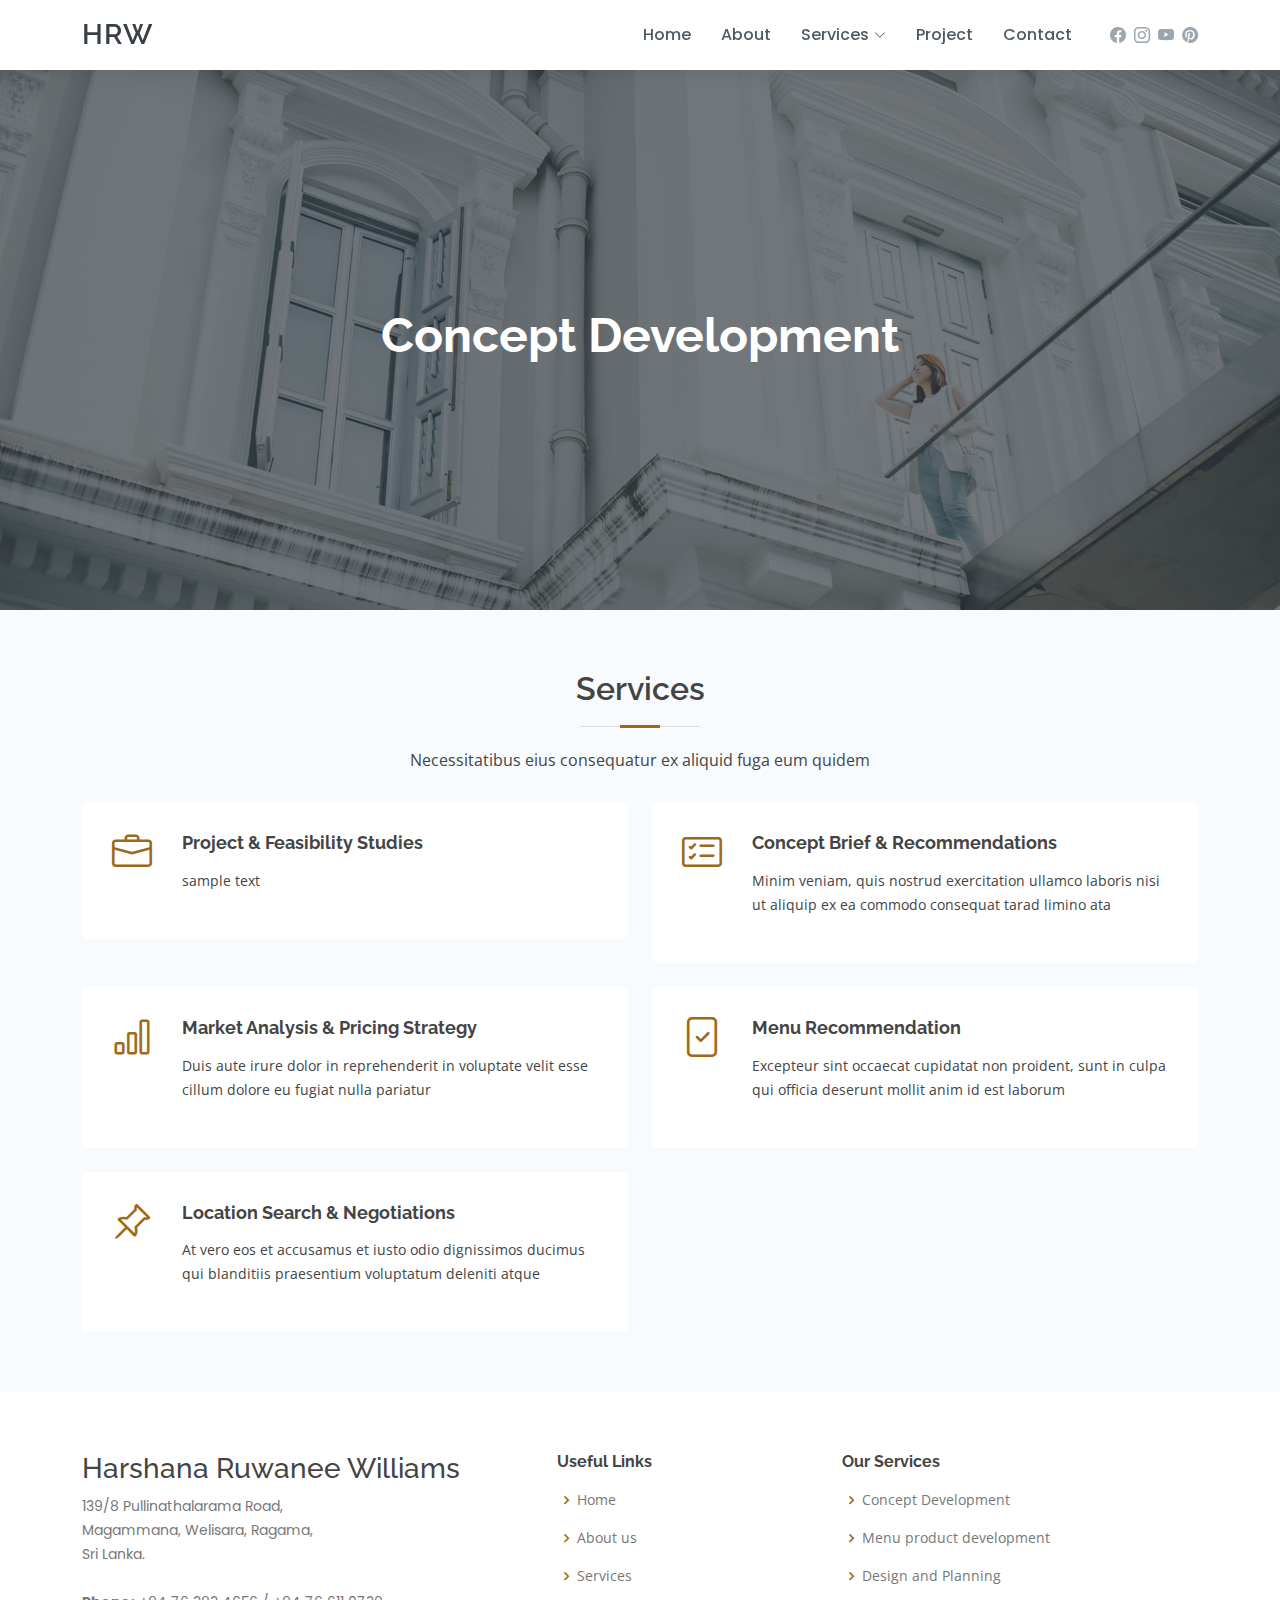
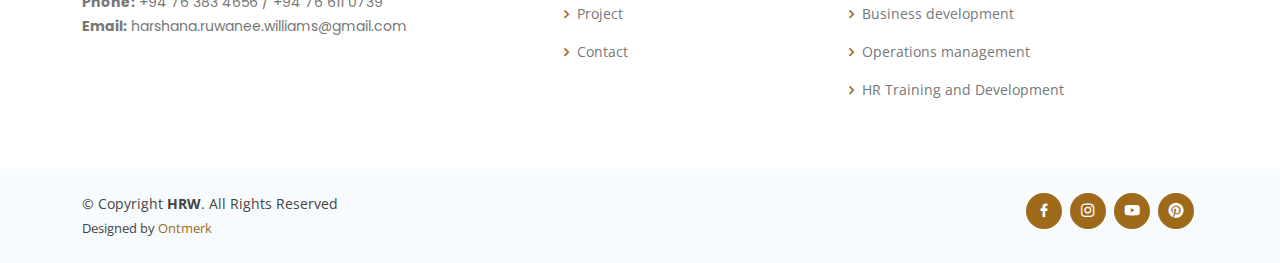
<file: s1.html>
<!DOCTYPE html>
<html lang="en">

<head>
  <meta charset="utf-8">
  <meta content="width=device-width, initial-scale=1.0" name="viewport">

  <title>Concept Development</title>
  <meta content="" name="description">
  <meta content="" name="keywords">

  <!-- Favicons -->
  <link href="assets/img/favicon.png" rel="icon">
  <link href="assets/img/apple-touch-icon.png" rel="apple-touch-icon">

  <!-- Google Fonts -->
  <link href="https://fonts.googleapis.com/css?family=Open+Sans:300,300i,400,400i,600,600i,700,700i|Raleway:300,300i,400,400i,500,500i,600,600i,700,700i|Poppins:300,300i,400,400i,500,500i,600,600i,700,700i" rel="stylesheet">

  <!-- Vendor CSS Files -->
  <link href="assets/vendor/bootstrap/css/bootstrap.min.css" rel="stylesheet">
  <link href="assets/vendor/bootstrap-icons/bootstrap-icons.css" rel="stylesheet">
  <link href="assets/vendor/boxicons/css/boxicons.min.css" rel="stylesheet">
  <link href="assets/vendor/glightbox/css/glightbox.min.css" rel="stylesheet">
  <link href="assets/vendor/swiper/swiper-bundle.min.css" rel="stylesheet">

  <!-- Template Main CSS File -->
  <link href="assets/css/style.css" rel="stylesheet">

</head>

<body>

  <!-- ======= Header ======= -->
  <header id="header" class="fixed-top d-flex align-items-center">
    <div class="container d-flex align-items-center">

      <div class="logo me-auto">
        <h1><a href="index.html">HRW</a></h1>
        <!-- Uncomment below if you prefer to use an image logo -->
        <!-- <a href="index.html"><img src="assets/img/logo.png" alt="" class="img-fluid"></a>-->
      </div>

      <nav id="navbar" class="navbar order-last order-lg-0">
        <ul>
            <li><a class="nav-link scrollto" href="index.html">Home</a></li>
            <li><a class="nav-link scrollto" href="about.html">About</a></li>
            <li class="dropdown"><a href="services.html"><span>Services</span> <i class="bi bi-chevron-down"></i></a>
              <ul>
                <li><a href="s1.html">Concept Development</a></li>
                <li><a href="s2.html">Menu product development</a></li>
                <li><a href="s3.html">Design and Planning</a></li>
                <li><a href="s4.html">Business development</a></li>
                <li><a href="s5.html">Operations management</a></li>
                <li><a href="s6.html">HR Training and Development</a></li>
              </ul>
            </li>
            <li><a class="nav-link scrollto" href="Project.html">Project</a></li>
            <li><a class="nav-link scrollto" href="contact.html">Contact</a></li>
        </ul>
        <i class="bi bi-list mobile-nav-toggle"></i>
      </nav><!-- .navbar -->

      <div class="header-social-links d-flex align-items-center">
        <a href="https://www.facebook.com/growingandcooking/" class="facebook"><i class="bi bi-facebook"></i></a>
        <a href="https://www.instagram.com/chefs.double.pleasure/" class="instagram"><i class="bi bi-instagram"></i></a>
        <a href="https://www.youtube.com/channel/UCvvmpJzlbqKXv80CMrnLLsA?view_as=subscriber" class="youtube"><i class="bi bi-youtube"></i></i></a>
        <a href="https://www.pinterest.com/chefsdoublepleasure/" class="pinterest"><i class="bi bi-pinterest"></i></a>
      </div>

    </div>
  </header><!-- End Header -->

  <main id="main">

  <!-- ======= Hero Section ======= -->
  <section id="hero" class="d-flex flex-column justify-content-center align-items-center">
    <div class="container text-center text-md-left" data-aos="fade-up">
      <h1>Concept Development</h1>
    </div>
  </section><!-- End Hero -->

    <!-- ======= Services Section ======= -->
    <section id="services" class="services section-bg">
      <div class="container">

        <div class="section-title">
          <h2>Services</h2>
          <p>Necessitatibus eius consequatur ex aliquid fuga eum quidem</p>
        </div>

        <div class="row">
          <div class="col-md-6">
            <div class="icon-box">
              <i class="bi bi-briefcase"></i>
              <h4>Project & Feasibility Studies</h4>
              <p>sample text</p>
            </div>
          </div>
          <div class="col-md-6 mt-4 mt-lg-0">
            <div class="icon-box">
              <i class="bi bi-card-checklist"></i>
              <h4>Concept Brief & Recommendations</h4>
              <p>Minim veniam, quis nostrud exercitation ullamco laboris nisi ut aliquip ex ea commodo consequat tarad limino ata</p>
            </div>
          </div>
          <div class="col-md-6 mt-4">
            <div class="icon-box">
              <i class="bi bi-bar-chart"></i>
              <h4>Market Analysis & Pricing Strategy</h4>
              <p>Duis aute irure dolor in reprehenderit in voluptate velit esse cillum dolore eu fugiat nulla pariatur</p>
            </div>
          </div>
          <div class="col-md-6 mt-4">
            <div class="icon-box">
              <i class="bi bi-file-check"></i>
              <h4>Menu Recommendation</h4>
              <p>Excepteur sint occaecat cupidatat non proident, sunt in culpa qui officia deserunt mollit anim id est laborum</p>
            </div>
          </div>
          <div class="col-md-6 mt-4">
            <div class="icon-box">
              <i class="bi bi-pin-angle"></i>
              <h4>Location Search & Negotiations</h4>
              <p>At vero eos et accusamus et iusto odio dignissimos ducimus qui blanditiis praesentium voluptatum deleniti atque</p>
            </div>
          </div>
        </div>

      </div>
    </section><!-- End Services Section -->


  </main><!-- End #main -->

  <!-- ======= Footer ======= -->
  <footer id="footer">

    <div class="footer-top">
      <div class="container">
        <div class="row">

          <div class="col-lg-5 col-md-6 footer-contact">
            <h3>Harshana Ruwanee Williams</h3>
            <p>
              139/8 Pullinathalarama Road,<br>
              Magammana, Welisara, Ragama,<br>
              Sri Lanka.<br><br>
              <strong>Phone:</strong> +94 76 383 4656 / +94 76 611 0739<br>
              <strong>Email:</strong> harshana.ruwanee.williams@gmail.com<br>
            </p>
          </div>

          <div class="col-lg-3 col-md-6 footer-links">
            <h4>Useful Links</h4>
            <ul>
              <li><i class="bx bx-chevron-right"></i> <a href="index.html">Home</a></li>
              <li><i class="bx bx-chevron-right"></i> <a href="about.html">About us</a></li>
              <li><i class="bx bx-chevron-right"></i> <a href="services.html">Services</a></li>
              <li><i class="bx bx-chevron-right"></i> <a href="Project.html">Project</a></li>
              <li><i class="bx bx-chevron-right"></i> <a href="contact.html">Contact</a></li>
            </ul>
          </div>

          <div class="col-lg-4 col-md-6 footer-links">
            <h4>Our Services</h4>
            <ul>
              <li><i class="bx bx-chevron-right"></i> <a href="s1.html">Concept Development</a></li>
              <li><i class="bx bx-chevron-right"></i> <a href="s2.html">Menu product development</a></li>
              <li><i class="bx bx-chevron-right"></i> <a href="s3.html">Design and Planning</a></li>
              <li><i class="bx bx-chevron-right"></i> <a href="s4.html">Business development</a></li>
              <li><i class="bx bx-chevron-right"></i> <a href="s5.html">Operations management</a></li>
              <li><i class="bx bx-chevron-right"></i> <a href="s6.html">HR Training and Development</a></li>
            </ul>
          </div>
        </div>
      </div>
    </div>

    <div class="container d-md-flex py-4">

      <div class="me-md-auto text-center text-md-start">
        <div class="copyright">
          &copy; Copyright <strong><span>HRW</span></strong>. All Rights Reserved
        </div>
        <div class="credits">
          Designed by <a href="https://ontmerk.com/">Ontmerk</a>
        </div>
      </div>
      <div class="social-links text-center text-md-right pt-3 pt-md-0">
        <a href="https://www.facebook.com/growingandcooking/" class="facebook"><i class="bx bxl-facebook"></i></a>
        <a href="https://www.instagram.com/chefs.double.pleasure/" class="instagram"><i class="bx bxl-instagram"></i></a>
        <a href="https://www.youtube.com/channel/UCvvmpJzlbqKXv80CMrnLLsA?view_as=subscriber" class="youtube"><i class="bx bxl-youtube"></i></i></a>
        <a href="https://www.pinterest.com/chefsdoublepleasure/" class="pinterest"><i class="bx bxl-pinterest"></i></a>
      </div>
    </div>
  </footer><!-- End Footer -->

  <a href="#" class="back-to-top d-flex align-items-center justify-content-center"><i class="bi bi-arrow-up-short"></i></a>

  <!-- Vendor JS Files -->
  <script src="assets/vendor/purecounter/purecounter.js"></script>
  <script src="assets/vendor/bootstrap/js/bootstrap.bundle.min.js"></script>
  <script src="assets/vendor/glightbox/js/glightbox.min.js"></script>
  <script src="assets/vendor/isotope-layout/isotope.pkgd.min.js"></script>
  <script src="assets/vendor/swiper/swiper-bundle.min.js"></script>
  <script src="assets/vendor/waypoints/noframework.waypoints.js"></script>
  <script src="assets/vendor/php-email-form/validate.js"></script>

  <!-- Template Main JS File -->
  <script src="assets/js/main.js"></script>

</body>

</html>
</file>
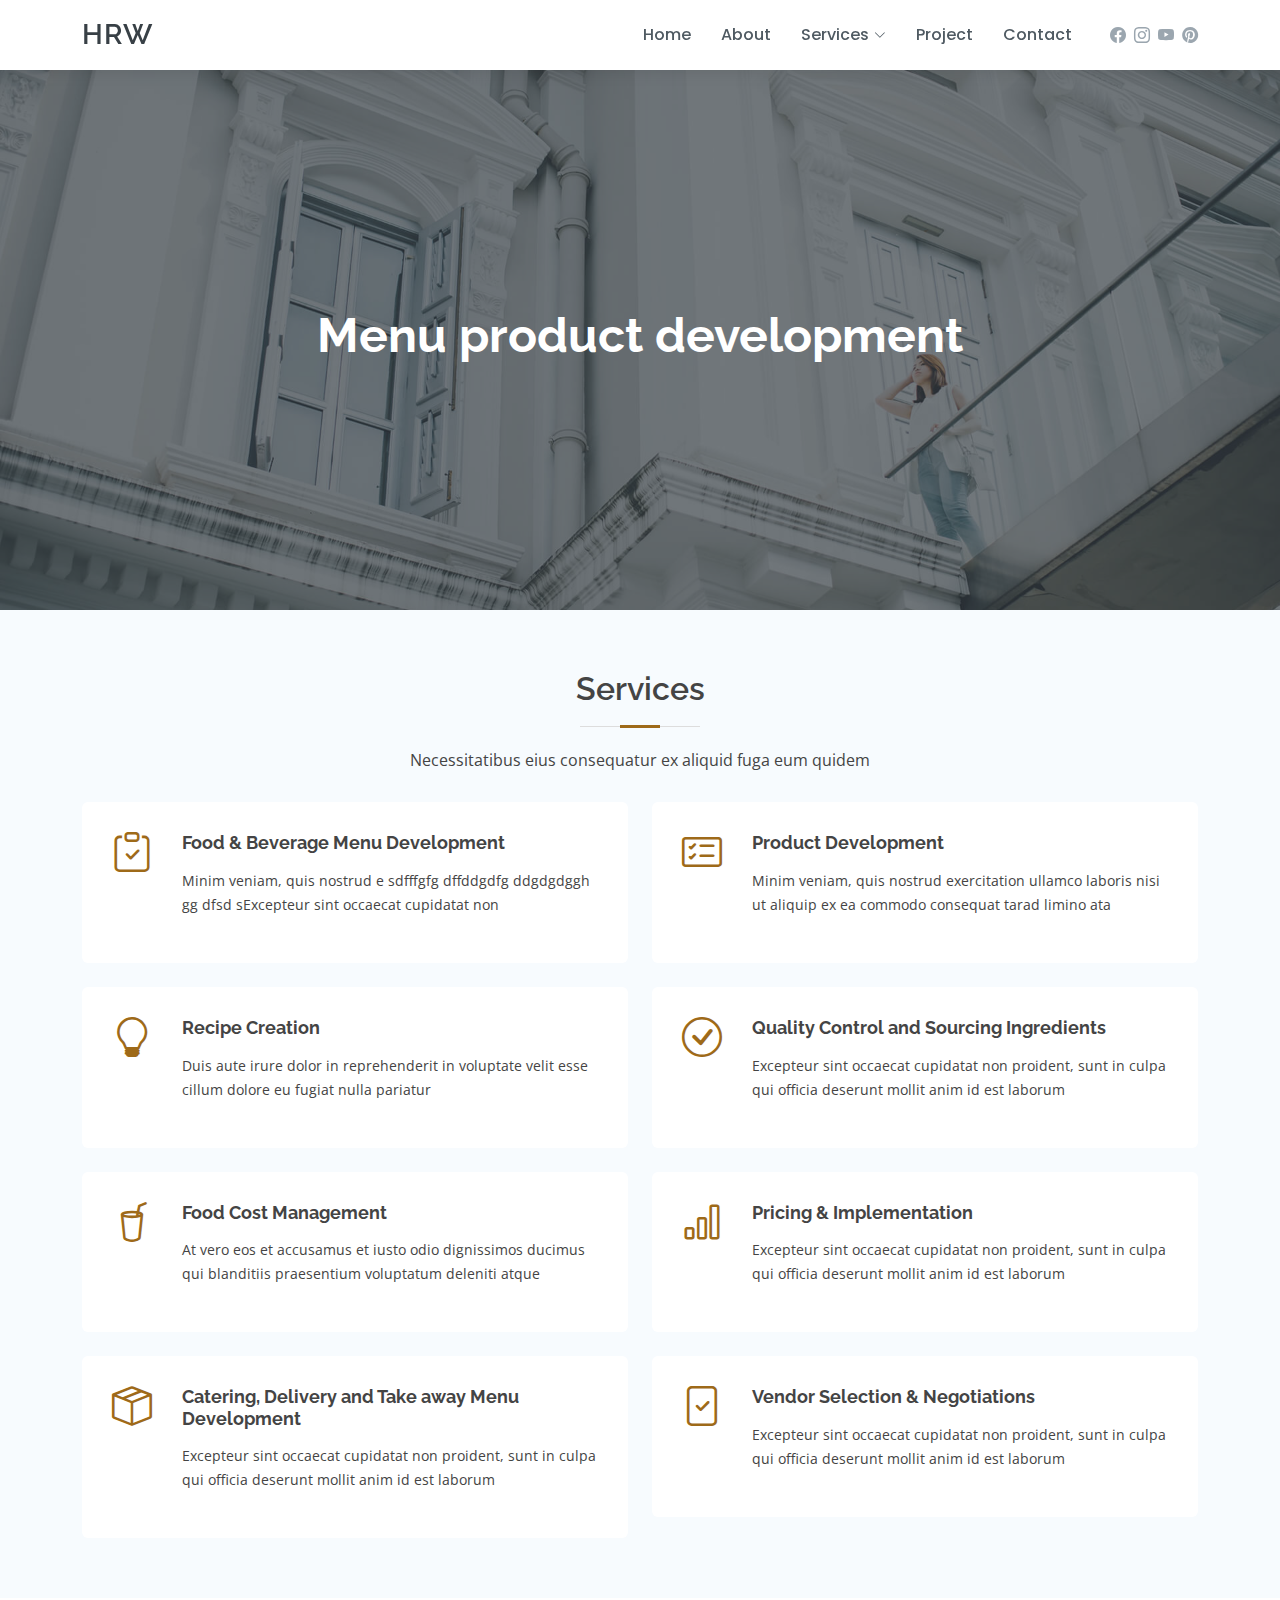
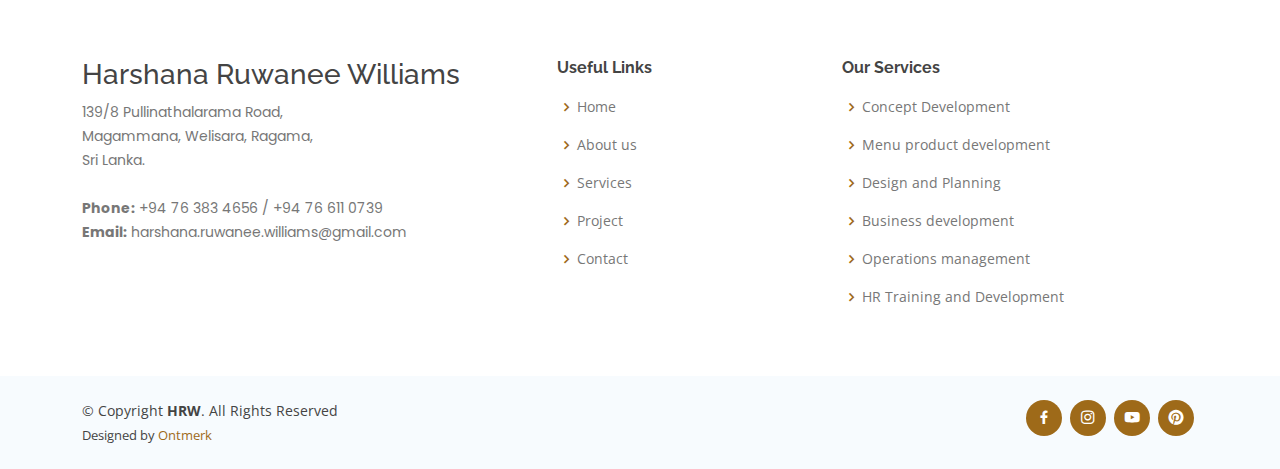
<file: s2.html>
<!DOCTYPE html>
<html lang="en">

<head>
  <meta charset="utf-8">
  <meta content="width=device-width, initial-scale=1.0" name="viewport">

  <title>Menu product development</title>
  <meta content="" name="description">
  <meta content="" name="keywords">

  <!-- Favicons -->
  <link href="assets/img/favicon.png" rel="icon">
  <link href="assets/img/apple-touch-icon.png" rel="apple-touch-icon">

  <!-- Google Fonts -->
  <link href="https://fonts.googleapis.com/css?family=Open+Sans:300,300i,400,400i,600,600i,700,700i|Raleway:300,300i,400,400i,500,500i,600,600i,700,700i|Poppins:300,300i,400,400i,500,500i,600,600i,700,700i" rel="stylesheet">

  <!-- Vendor CSS Files -->
  <link href="assets/vendor/bootstrap/css/bootstrap.min.css" rel="stylesheet">
  <link href="assets/vendor/bootstrap-icons/bootstrap-icons.css" rel="stylesheet">
  <link href="assets/vendor/boxicons/css/boxicons.min.css" rel="stylesheet">
  <link href="assets/vendor/glightbox/css/glightbox.min.css" rel="stylesheet">
  <link href="assets/vendor/swiper/swiper-bundle.min.css" rel="stylesheet">

  <!-- Template Main CSS File -->
  <link href="assets/css/style.css" rel="stylesheet">

</head>

<body>

  <!-- ======= Header ======= -->
  <header id="header" class="fixed-top d-flex align-items-center">
    <div class="container d-flex align-items-center">

      <div class="logo me-auto">
        <h1><a href="index.html">HRW</a></h1>
        <!-- Uncomment below if you prefer to use an image logo -->
        <!-- <a href="index.html"><img src="assets/img/logo.png" alt="" class="img-fluid"></a>-->
      </div>

      <nav id="navbar" class="navbar order-last order-lg-0">
        <ul>
            <li><a class="nav-link scrollto" href="index.html">Home</a></li>
            <li><a class="nav-link scrollto" href="about.html">About</a></li>
            <li class="dropdown"><a href="services.html"><span>Services</span> <i class="bi bi-chevron-down"></i></a>
              <ul>
                <li><a href="s1.html">Concept Development</a></li>
                <li><a href="s2.html">Menu product development</a></li>
                <li><a href="s3.html">Design and Planning</a></li>
                <li><a href="s4.html">Business development</a></li>
                <li><a href="s5.html">Operations management</a></li>
                <li><a href="s6.html">HR Training and Development</a></li>
              </ul>
            </li>
            <li><a class="nav-link scrollto" href="Project.html">Project</a></li>
            <li><a class="nav-link scrollto" href="contact.html">Contact</a></li>
        </ul>
        <i class="bi bi-list mobile-nav-toggle"></i>
      </nav><!-- .navbar -->

      <div class="header-social-links d-flex align-items-center">
        <a href="https://www.facebook.com/growingandcooking/" class="facebook"><i class="bi bi-facebook"></i></a>
        <a href="https://www.instagram.com/chefs.double.pleasure/" class="instagram"><i class="bi bi-instagram"></i></a>
        <a href="https://www.youtube.com/channel/UCvvmpJzlbqKXv80CMrnLLsA?view_as=subscriber" class="youtube"><i class="bi bi-youtube"></i></i></a>
        <a href="https://www.pinterest.com/chefsdoublepleasure/" class="pinterest"><i class="bi bi-pinterest"></i></a>
      </div>

    </div>
  </header><!-- End Header -->

  <main id="main">

  <!-- ======= Hero Section ======= -->
  <section id="hero" class="d-flex flex-column justify-content-center align-items-center">
    <div class="container text-center text-md-left" data-aos="fade-up">
      <h1>Menu product development</h1>
    </div>
  </section><!-- End Hero -->

    <!-- ======= Services Section ======= -->
    <section id="services" class="services section-bg">
      <div class="container">

        <div class="section-title">
          <h2>Services</h2>
          <p>Necessitatibus eius consequatur ex aliquid fuga eum quidem</p>
        </div>

        <div class="row">
          <div class="col-md-6">
            <div class="icon-box">
              <i class="bi bi-clipboard-check"></i>
              <h4>Food & Beverage Menu Development</h4>
              <p>Minim veniam, quis nostrud e sdfffgfg  dffddgdfg ddgdgdggh gg dfsd sExcepteur sint occaecat cupidatat non </p>
            </div>
          </div>
          <div class="col-md-6 mt-4 mt-lg-0">
            <div class="icon-box">
              <i class="bi bi-card-checklist"></i>
              <h4>Product Development</h4>
              <p>Minim veniam, quis nostrud exercitation ullamco laboris nisi ut aliquip ex ea commodo consequat tarad limino ata</p>
            </div>
          </div>
          <div class="col-md-6 mt-4">
            <div class="icon-box">
              <i class="bi bi-lightbulb"></i>
              <h4>Recipe Creation</h4>
              <p>Duis aute irure dolor in reprehenderit in voluptate velit esse cillum dolore eu fugiat nulla pariatur</p>
            </div>
          </div>
          <div class="col-md-6 mt-4">
            <div class="icon-box">
              <i class="bi bi-check-circle"></i>
              <h4>Quality Control and Sourcing Ingredients</h4>
              <p>Excepteur sint occaecat cupidatat non proident, sunt in culpa qui officia deserunt mollit anim id est laborum</p>
            </div>
          </div>
          <div class="col-md-6 mt-4">
            <div class="icon-box">
              <i class="bi bi-cup-straw"></i>
              <h4>Food Cost Management</h4>
              <p>At vero eos et accusamus et iusto odio dignissimos ducimus qui blanditiis praesentium voluptatum deleniti atque</p>
            </div>
          </div>
          <div class="col-md-6 mt-4">
            <div class="icon-box">
              <i class="bi bi-bar-chart"></i>
              <h4>Pricing & Implementation</h4>
              <p>Excepteur sint occaecat cupidatat non proident, sunt in culpa qui officia deserunt mollit anim id est laborum</p>
            </div>
          </div>
          <div class="col-md-6 mt-4">
            <div class="icon-box">
              <i class="bi bi-box-seam"></i>
              <h4>Catering, Delivery and Take away Menu Development</h4>
              <p>Excepteur sint occaecat cupidatat non proident, sunt in culpa qui officia deserunt mollit anim id est laborum</p>
            </div>
          </div>
          <div class="col-md-6 mt-4">
            <div class="icon-box">
              <i class="bi bi-file-check"></i>
              <h4>Vendor Selection & Negotiations</h4>
              <p>Excepteur sint occaecat cupidatat non proident, sunt in culpa qui officia deserunt mollit anim id est laborum</p>
            </div>
          </div>
        </div>

      </div>
    </section><!-- End Services Section -->


  </main><!-- End #main -->

  <!-- ======= Footer ======= -->
  <footer id="footer">

    <div class="footer-top">
      <div class="container">
        <div class="row">

          <div class="col-lg-5 col-md-6 footer-contact">
            <h3>Harshana Ruwanee Williams</h3>
            <p>
              139/8 Pullinathalarama Road,<br>
              Magammana, Welisara, Ragama,<br>
              Sri Lanka.<br><br>
              <strong>Phone:</strong> +94 76 383 4656 / +94 76 611 0739<br>
              <strong>Email:</strong> harshana.ruwanee.williams@gmail.com<br>
            </p>
          </div>

          <div class="col-lg-3 col-md-6 footer-links">
            <h4>Useful Links</h4>
            <ul>
              <li><i class="bx bx-chevron-right"></i> <a href="index.html">Home</a></li>
              <li><i class="bx bx-chevron-right"></i> <a href="about.html">About us</a></li>
              <li><i class="bx bx-chevron-right"></i> <a href="services.html">Services</a></li>
              <li><i class="bx bx-chevron-right"></i> <a href="Project.html">Project</a></li>
              <li><i class="bx bx-chevron-right"></i> <a href="contact.html">Contact</a></li>
            </ul>
          </div>

          <div class="col-lg-4 col-md-6 footer-links">
            <h4>Our Services</h4>
            <ul>
              <li><i class="bx bx-chevron-right"></i> <a href="s1.html">Concept Development</a></li>
              <li><i class="bx bx-chevron-right"></i> <a href="s2.html">Menu product development</a></li>
              <li><i class="bx bx-chevron-right"></i> <a href="s3.html">Design and Planning</a></li>
              <li><i class="bx bx-chevron-right"></i> <a href="s4.html">Business development</a></li>
              <li><i class="bx bx-chevron-right"></i> <a href="s5.html">Operations management</a></li>
              <li><i class="bx bx-chevron-right"></i> <a href="s6.html">HR Training and Development</a></li>
            </ul>
          </div>
        </div>
      </div>
    </div>

    <div class="container d-md-flex py-4">

      <div class="me-md-auto text-center text-md-start">
        <div class="copyright">
          &copy; Copyright <strong><span>HRW</span></strong>. All Rights Reserved
        </div>
        <div class="credits">
          Designed by <a href="https://ontmerk.com/">Ontmerk</a>
        </div>
      </div>
      <div class="social-links text-center text-md-right pt-3 pt-md-0">
        <a href="https://www.facebook.com/growingandcooking/" class="facebook"><i class="bx bxl-facebook"></i></a>
        <a href="https://www.instagram.com/chefs.double.pleasure/" class="instagram"><i class="bx bxl-instagram"></i></a>
        <a href="https://www.youtube.com/channel/UCvvmpJzlbqKXv80CMrnLLsA?view_as=subscriber" class="youtube"><i class="bx bxl-youtube"></i></i></a>
        <a href="https://www.pinterest.com/chefsdoublepleasure/" class="pinterest"><i class="bx bxl-pinterest"></i></a>
      </div>
    </div>
  </footer><!-- End Footer -->

  <a href="#" class="back-to-top d-flex align-items-center justify-content-center"><i class="bi bi-arrow-up-short"></i></a>

  <!-- Vendor JS Files -->
  <script src="assets/vendor/purecounter/purecounter.js"></script>
  <script src="assets/vendor/bootstrap/js/bootstrap.bundle.min.js"></script>
  <script src="assets/vendor/glightbox/js/glightbox.min.js"></script>
  <script src="assets/vendor/isotope-layout/isotope.pkgd.min.js"></script>
  <script src="assets/vendor/swiper/swiper-bundle.min.js"></script>
  <script src="assets/vendor/waypoints/noframework.waypoints.js"></script>
  <script src="assets/vendor/php-email-form/validate.js"></script>

  <!-- Template Main JS File -->
  <script src="assets/js/main.js"></script>

</body>

</html>
</file>
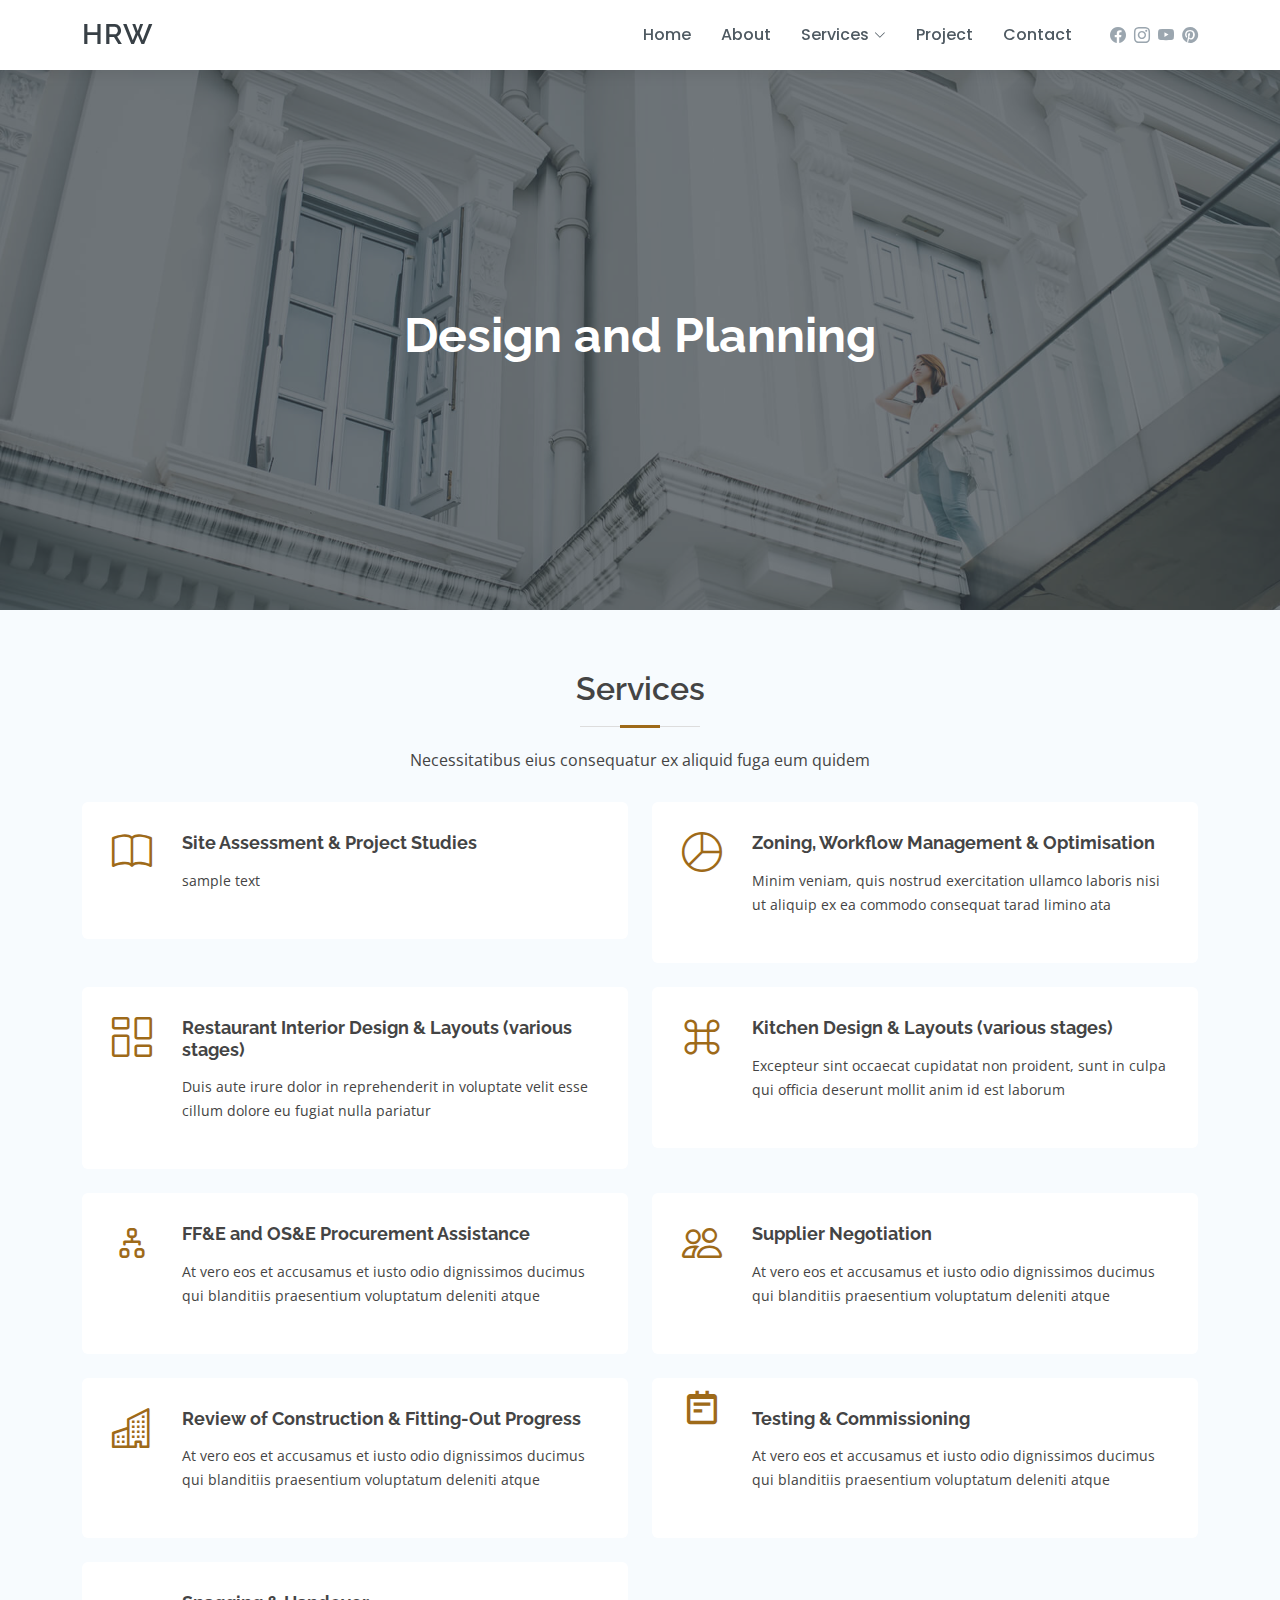
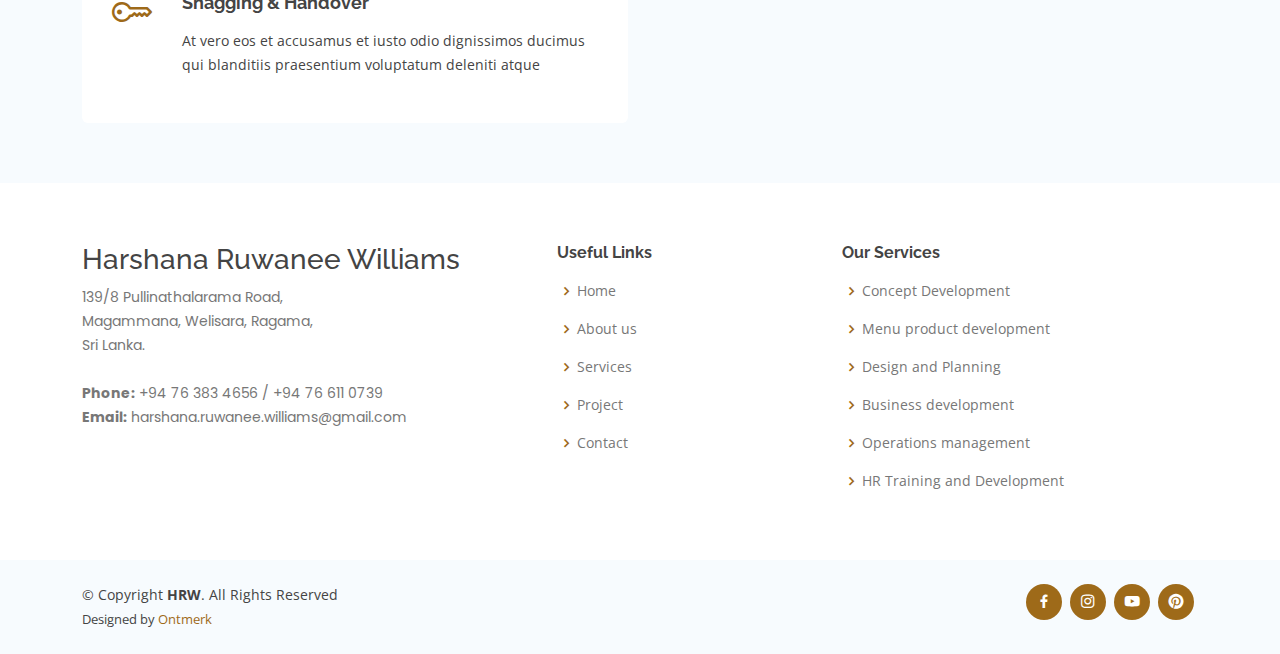
<file: s3.html>
<!DOCTYPE html>
<html lang="en">

<head>
  <meta charset="utf-8">
  <meta content="width=device-width, initial-scale=1.0" name="viewport">

  <title>Design and Planning</title>
  <meta content="" name="description">
  <meta content="" name="keywords">

  <!-- Favicons -->
  <link href="assets/img/favicon.png" rel="icon">
  <link href="assets/img/apple-touch-icon.png" rel="apple-touch-icon">

  <!-- Google Fonts -->
  <link href="https://fonts.googleapis.com/css?family=Open+Sans:300,300i,400,400i,600,600i,700,700i|Raleway:300,300i,400,400i,500,500i,600,600i,700,700i|Poppins:300,300i,400,400i,500,500i,600,600i,700,700i" rel="stylesheet">

  <!-- Vendor CSS Files -->
  <link href="assets/vendor/bootstrap/css/bootstrap.min.css" rel="stylesheet">
  <link href="assets/vendor/bootstrap-icons/bootstrap-icons.css" rel="stylesheet">
  <link href="assets/vendor/boxicons/css/boxicons.min.css" rel="stylesheet">
  <link href="assets/vendor/glightbox/css/glightbox.min.css" rel="stylesheet">
  <link href="assets/vendor/swiper/swiper-bundle.min.css" rel="stylesheet">

  <!-- Template Main CSS File -->
  <link href="assets/css/style.css" rel="stylesheet">

</head>

<body>

  <!-- ======= Header ======= -->
  <header id="header" class="fixed-top d-flex align-items-center">
    <div class="container d-flex align-items-center">

      <div class="logo me-auto">
        <h1><a href="index.html">HRW</a></h1>
        <!-- Uncomment below if you prefer to use an image logo -->
        <!-- <a href="index.html"><img src="assets/img/logo.png" alt="" class="img-fluid"></a>-->
      </div>

      <nav id="navbar" class="navbar order-last order-lg-0">
        <ul>
            <li><a class="nav-link scrollto" href="index.html">Home</a></li>
            <li><a class="nav-link scrollto" href="about.html">About</a></li>
            <li class="dropdown"><a href="services.html"><span>Services</span> <i class="bi bi-chevron-down"></i></a>
              <ul>
                <li><a href="s1.html">Concept Development</a></li>
                <li><a href="s2.html">Menu product development</a></li>
                <li><a href="s3.html">Design and Planning</a></li>
                <li><a href="s4.html">Business development</a></li>
                <li><a href="s5.html">Operations management</a></li>
                <li><a href="s6.html">HR Training and Development</a></li>
              </ul>
            </li>
            <li><a class="nav-link scrollto" href="Project.html">Project</a></li>
            <li><a class="nav-link scrollto" href="contact.html">Contact</a></li>
        </ul>
        <i class="bi bi-list mobile-nav-toggle"></i>
      </nav><!-- .navbar -->

      <div class="header-social-links d-flex align-items-center">
        <a href="https://www.facebook.com/growingandcooking/" class="facebook"><i class="bi bi-facebook"></i></a>
        <a href="https://www.instagram.com/chefs.double.pleasure/" class="instagram"><i class="bi bi-instagram"></i></a>
        <a href="https://www.youtube.com/channel/UCvvmpJzlbqKXv80CMrnLLsA?view_as=subscriber" class="youtube"><i class="bi bi-youtube"></i></i></a>
        <a href="https://www.pinterest.com/chefsdoublepleasure/" class="pinterest"><i class="bi bi-pinterest"></i></a>
      </div>

    </div>
  </header><!-- End Header -->

  <main id="main">

  <!-- ======= Hero Section ======= -->
  <section id="hero" class="d-flex flex-column justify-content-center align-items-center">
    <div class="container text-center text-md-left" data-aos="fade-up">
      <h1>Design and Planning</h1>
    </div>
  </section><!-- End Hero -->

    <!-- ======= Services Section ======= -->
    <section id="services" class="services section-bg">
      <div class="container">

        <div class="section-title">
          <h2>Services</h2>
          <p>Necessitatibus eius consequatur ex aliquid fuga eum quidem</p>
        </div>

        <div class="row">
          <div class="col-md-6">
            <div class="icon-box">
              <i class="bi bi-book"></i>
              <h4>Site Assessment & Project Studies</h4>
              <p>sample text</p>
            </div>
          </div>
          <div class="col-md-6 mt-4 mt-lg-0">
            <div class="icon-box">
              <i class="bi bi-pie-chart"></i>
              <h4>Zoning, Workflow Management & Optimisation</h4>
              <p>Minim veniam, quis nostrud exercitation ullamco laboris nisi ut aliquip ex ea commodo consequat tarad limino ata</p>
            </div>
          </div>
          <div class="col-md-6 mt-4">
            <div class="icon-box">
              <i class="bi bi-columns-gap"></i>
              <h4>Restaurant Interior Design & Layouts (various stages)</h4>
              <p>Duis aute irure dolor in reprehenderit in voluptate velit esse cillum dolore eu fugiat nulla pariatur</p>
            </div>
          </div>
          <div class="col-md-6 mt-4">
            <div class="icon-box">
              <i class="bi bi-command"></i>
              <h4>Kitchen Design & Layouts (various stages)</h4>
              <p>Excepteur sint occaecat cupidatat non proident, sunt in culpa qui officia deserunt mollit anim id est laborum</p>
            </div>
          </div>
          <div class="col-md-6 mt-4">
            <div class="icon-box">
              <i class="bi bi-diagram-2"></i>
              <h4>FF&E and OS&E Procurement Assistance</h4>
              <p>At vero eos et accusamus et iusto odio dignissimos ducimus qui blanditiis praesentium voluptatum deleniti atque</p>
            </div>
          </div>
          <div class="col-md-6 mt-4">
            <div class="icon-box">
              <i class="bi bi-people"></i>
              <h4>Supplier Negotiation </h4>
              <p>At vero eos et accusamus et iusto odio dignissimos ducimus qui blanditiis praesentium voluptatum deleniti atque</p>
            </div>
          </div>
          <div class="col-md-6 mt-4">
            <div class="icon-box">
              <i class="bi bi-building"></i>
              <h4>Review of Construction & Fitting-Out Progress </h4>
              <p>At vero eos et accusamus et iusto odio dignissimos ducimus qui blanditiis praesentium voluptatum deleniti atque</p>
            </div>
          </div>
          <div class="col-md-6 mt-4">
            <div class="icon-box">
              <i class="bx bx-notepad"></i>
              <h4>Testing & Commissioning</h4>
              <p>At vero eos et accusamus et iusto odio dignissimos ducimus qui blanditiis praesentium voluptatum deleniti atque</p>
            </div>
          </div>
          <div class="col-md-6 mt-4">
            <div class="icon-box">
              <i class="bi bi-key"></i>
              <h4>Snagging & Handover</h4>
              <p>At vero eos et accusamus et iusto odio dignissimos ducimus qui blanditiis praesentium voluptatum deleniti atque</p>
            </div>
          </div>
        </div>

      </div>
    </section><!-- End Services Section -->


  </main><!-- End #main -->

  <!-- ======= Footer ======= -->
  <footer id="footer">

    <div class="footer-top">
      <div class="container">
        <div class="row">

          <div class="col-lg-5 col-md-6 footer-contact">
            <h3>Harshana Ruwanee Williams</h3>
            <p>
              139/8 Pullinathalarama Road,<br>
              Magammana, Welisara, Ragama,<br>
              Sri Lanka.<br><br>
              <strong>Phone:</strong> +94 76 383 4656 / +94 76 611 0739<br>
              <strong>Email:</strong> harshana.ruwanee.williams@gmail.com<br>
            </p>
          </div>

          <div class="col-lg-3 col-md-6 footer-links">
            <h4>Useful Links</h4>
            <ul>
              <li><i class="bx bx-chevron-right"></i> <a href="index.html">Home</a></li>
              <li><i class="bx bx-chevron-right"></i> <a href="about.html">About us</a></li>
              <li><i class="bx bx-chevron-right"></i> <a href="services.html">Services</a></li>
              <li><i class="bx bx-chevron-right"></i> <a href="Project.html">Project</a></li>
              <li><i class="bx bx-chevron-right"></i> <a href="contact.html">Contact</a></li>
            </ul>
          </div>

          <div class="col-lg-4 col-md-6 footer-links">
            <h4>Our Services</h4>
            <ul>
              <li><i class="bx bx-chevron-right"></i> <a href="s1.html">Concept Development</a></li>
              <li><i class="bx bx-chevron-right"></i> <a href="s2.html">Menu product development</a></li>
              <li><i class="bx bx-chevron-right"></i> <a href="s3.html">Design and Planning</a></li>
              <li><i class="bx bx-chevron-right"></i> <a href="s4.html">Business development</a></li>
              <li><i class="bx bx-chevron-right"></i> <a href="s5.html">Operations management</a></li>
              <li><i class="bx bx-chevron-right"></i> <a href="s6.html">HR Training and Development</a></li>
            </ul>
          </div>
        </div>
      </div>
    </div>

    <div class="container d-md-flex py-4">

      <div class="me-md-auto text-center text-md-start">
        <div class="copyright">
          &copy; Copyright <strong><span>HRW</span></strong>. All Rights Reserved
        </div>
        <div class="credits">
          Designed by <a href="https://ontmerk.com/">Ontmerk</a>
        </div>
      </div>
      <div class="social-links text-center text-md-right pt-3 pt-md-0">
        <a href="https://www.facebook.com/growingandcooking/" class="facebook"><i class="bx bxl-facebook"></i></a>
        <a href="https://www.instagram.com/chefs.double.pleasure/" class="instagram"><i class="bx bxl-instagram"></i></a>
        <a href="https://www.youtube.com/channel/UCvvmpJzlbqKXv80CMrnLLsA?view_as=subscriber" class="youtube"><i class="bx bxl-youtube"></i></i></a>
        <a href="https://www.pinterest.com/chefsdoublepleasure/" class="pinterest"><i class="bx bxl-pinterest"></i></a>
      </div>
    </div>
  </footer><!-- End Footer -->

  <a href="#" class="back-to-top d-flex align-items-center justify-content-center"><i class="bi bi-arrow-up-short"></i></a>

  <!-- Vendor JS Files -->
  <script src="assets/vendor/purecounter/purecounter.js"></script>
  <script src="assets/vendor/bootstrap/js/bootstrap.bundle.min.js"></script>
  <script src="assets/vendor/glightbox/js/glightbox.min.js"></script>
  <script src="assets/vendor/isotope-layout/isotope.pkgd.min.js"></script>
  <script src="assets/vendor/swiper/swiper-bundle.min.js"></script>
  <script src="assets/vendor/waypoints/noframework.waypoints.js"></script>
  <script src="assets/vendor/php-email-form/validate.js"></script>

  <!-- Template Main JS File -->
  <script src="assets/js/main.js"></script>

</body>

</html>
</file>
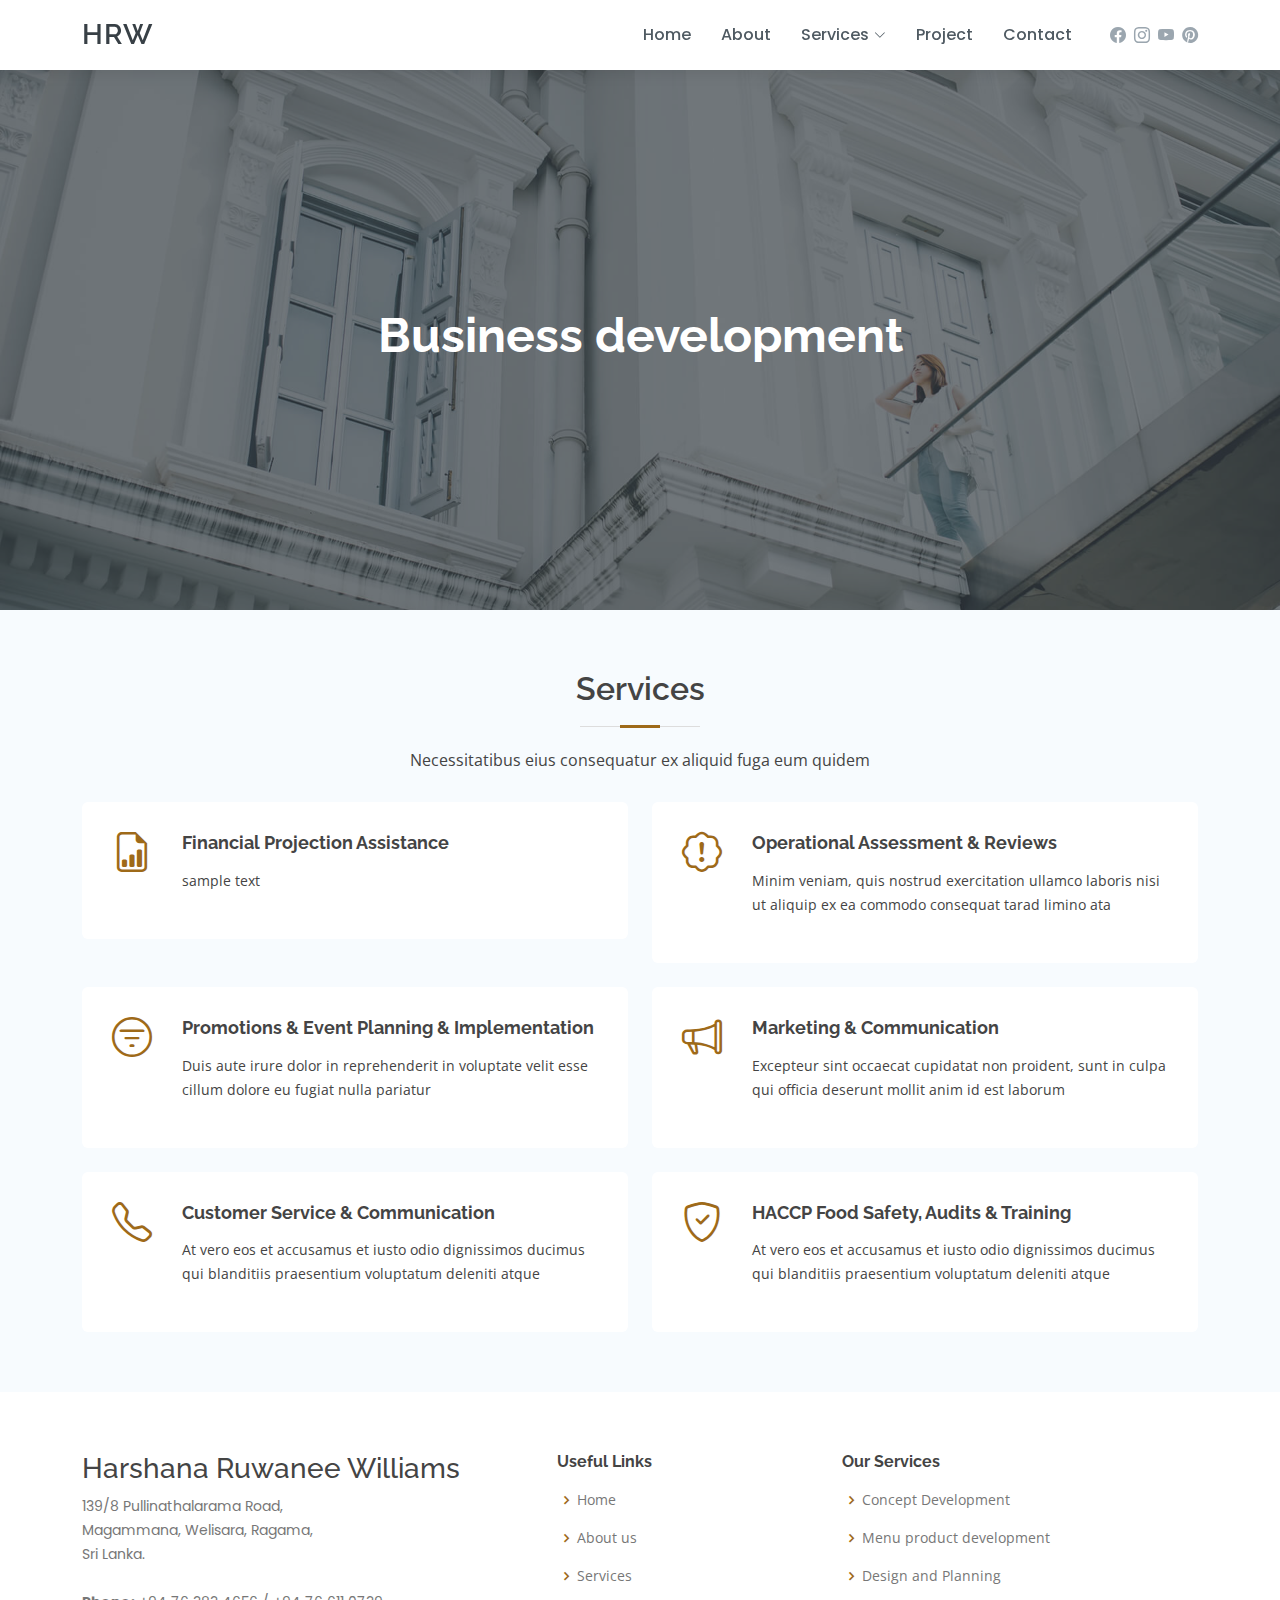
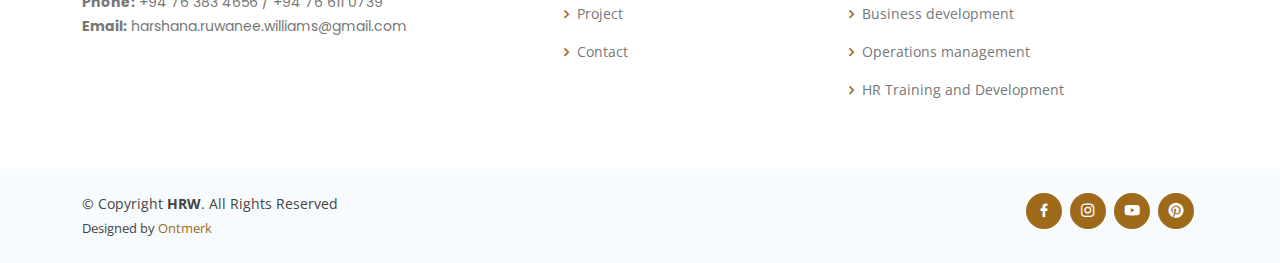
<file: s4.html>
<!DOCTYPE html>
<html lang="en">

<head>
  <meta charset="utf-8">
  <meta content="width=device-width, initial-scale=1.0" name="viewport">

  <title>Business development</title>
  <meta content="" name="description">
  <meta content="" name="keywords">

  <!-- Favicons -->
  <link href="assets/img/favicon.png" rel="icon">
  <link href="assets/img/apple-touch-icon.png" rel="apple-touch-icon">

  <!-- Google Fonts -->
  <link href="https://fonts.googleapis.com/css?family=Open+Sans:300,300i,400,400i,600,600i,700,700i|Raleway:300,300i,400,400i,500,500i,600,600i,700,700i|Poppins:300,300i,400,400i,500,500i,600,600i,700,700i" rel="stylesheet">

  <!-- Vendor CSS Files -->
  <link href="assets/vendor/bootstrap/css/bootstrap.min.css" rel="stylesheet">
  <link href="assets/vendor/bootstrap-icons/bootstrap-icons.css" rel="stylesheet">
  <link href="assets/vendor/boxicons/css/boxicons.min.css" rel="stylesheet">
  <link href="assets/vendor/glightbox/css/glightbox.min.css" rel="stylesheet">
  <link href="assets/vendor/swiper/swiper-bundle.min.css" rel="stylesheet">

  <!-- Template Main CSS File -->
  <link href="assets/css/style.css" rel="stylesheet">

</head>

<body>

  <!-- ======= Header ======= -->
  <header id="header" class="fixed-top d-flex align-items-center">
    <div class="container d-flex align-items-center">

      <div class="logo me-auto">
        <h1><a href="index.html">HRW</a></h1>
        <!-- Uncomment below if you prefer to use an image logo -->
        <!-- <a href="index.html"><img src="assets/img/logo.png" alt="" class="img-fluid"></a>-->
      </div>

      <nav id="navbar" class="navbar order-last order-lg-0">
        <ul>
            <li><a class="nav-link scrollto" href="index.html">Home</a></li>
            <li><a class="nav-link scrollto" href="about.html">About</a></li>
            <li class="dropdown"><a href="services.html"><span>Services</span> <i class="bi bi-chevron-down"></i></a>
              <ul>
                <li><a href="s1.html">Concept Development</a></li>
                <li><a href="s2.html">Menu product development</a></li>
                <li><a href="s3.html">Design and Planning</a></li>
                <li><a href="s4.html">Business development</a></li>
                <li><a href="s5.html">Operations management</a></li>
                <li><a href="s6.html">HR Training and Development</a></li>
              </ul>
            </li>
            <li><a class="nav-link scrollto" href="Project.html">Project</a></li>
            <li><a class="nav-link scrollto" href="contact.html">Contact</a></li>
        </ul>
        <i class="bi bi-list mobile-nav-toggle"></i>
      </nav><!-- .navbar -->

      <div class="header-social-links d-flex align-items-center">
        <a href="https://www.facebook.com/growingandcooking/" class="facebook"><i class="bi bi-facebook"></i></a>
        <a href="https://www.instagram.com/chefs.double.pleasure/" class="instagram"><i class="bi bi-instagram"></i></a>
        <a href="https://www.youtube.com/channel/UCvvmpJzlbqKXv80CMrnLLsA?view_as=subscriber" class="youtube"><i class="bi bi-youtube"></i></i></a>
        <a href="https://www.pinterest.com/chefsdoublepleasure/" class="pinterest"><i class="bi bi-pinterest"></i></a>
      </div>

    </div>
  </header><!-- End Header -->

  <main id="main">

  <!-- ======= Hero Section ======= -->
  <section id="hero" class="d-flex flex-column justify-content-center align-items-center">
    <div class="container text-center text-md-left" data-aos="fade-up">
      <h1>Business development</h1>
    </div>
  </section><!-- End Hero -->

    <!-- ======= Services Section ======= -->
    <section id="services" class="services section-bg">
      <div class="container">

        <div class="section-title">
          <h2>Services</h2>
          <p>Necessitatibus eius consequatur ex aliquid fuga eum quidem</p>
        </div>

        <div class="row">
          <div class="col-md-6">
            <div class="icon-box">
              <i class="bi bi-file-earmark-bar-graph"></i>
              <h4>Financial Projection Assistance</h4>
              <p>sample text</p>
            </div>
          </div>
          <div class="col-md-6 mt-4 mt-lg-0">
            <div class="icon-box">
              <i class="bi bi-patch-exclamation"></i>
              <h4>Operational Assessment & Reviews</h4>
              <p>Minim veniam, quis nostrud exercitation ullamco laboris nisi ut aliquip ex ea commodo consequat tarad limino ata</p>
            </div>
          </div>
          <div class="col-md-6 mt-4">
            <div class="icon-box">
              <i class="bi bi-filter-circle"></i>
              <h4>Promotions & Event Planning & Implementation</h4>
              <p>Duis aute irure dolor in reprehenderit in voluptate velit esse cillum dolore eu fugiat nulla pariatur</p>
            </div>
          </div>
          <div class="col-md-6 mt-4">
            <div class="icon-box">
              <i class="bi bi-megaphone"></i>
              <h4>Marketing & Communication</h4>
              <p>Excepteur sint occaecat cupidatat non proident, sunt in culpa qui officia deserunt mollit anim id est laborum</p>
            </div>
          </div>
          <div class="col-md-6 mt-4">
            <div class="icon-box">
              <i class="bi bi-telephone"></i>
              <h4>Customer Service & Communication</h4>
              <p>At vero eos et accusamus et iusto odio dignissimos ducimus qui blanditiis praesentium voluptatum deleniti atque</p>
            </div>
          </div>
          <div class="col-md-6 mt-4">
            <div class="icon-box">
              <i class="bi bi-shield-check"></i>
              <h4>HACCP Food Safety, Audits & Training</h4>
              <p>At vero eos et accusamus et iusto odio dignissimos ducimus qui blanditiis praesentium voluptatum deleniti atque</p>
            </div>
          </div>
        </div>

      </div>
    </section><!-- End Services Section -->


  </main><!-- End #main -->

  <!-- ======= Footer ======= -->
  <footer id="footer">

    <div class="footer-top">
      <div class="container">
        <div class="row">

          <div class="col-lg-5 col-md-6 footer-contact">
            <h3>Harshana Ruwanee Williams</h3>
            <p>
              139/8 Pullinathalarama Road,<br>
              Magammana, Welisara, Ragama,<br>
              Sri Lanka.<br><br>
              <strong>Phone:</strong> +94 76 383 4656 / +94 76 611 0739<br>
              <strong>Email:</strong> harshana.ruwanee.williams@gmail.com<br>
            </p>
          </div>

          <div class="col-lg-3 col-md-6 footer-links">
            <h4>Useful Links</h4>
            <ul>
              <li><i class="bx bx-chevron-right"></i> <a href="index.html">Home</a></li>
              <li><i class="bx bx-chevron-right"></i> <a href="about.html">About us</a></li>
              <li><i class="bx bx-chevron-right"></i> <a href="services.html">Services</a></li>
              <li><i class="bx bx-chevron-right"></i> <a href="Project.html">Project</a></li>
              <li><i class="bx bx-chevron-right"></i> <a href="contact.html">Contact</a></li>
            </ul>
          </div>

          <div class="col-lg-4 col-md-6 footer-links">
            <h4>Our Services</h4>
            <ul>
              <li><i class="bx bx-chevron-right"></i> <a href="s1.html">Concept Development</a></li>
              <li><i class="bx bx-chevron-right"></i> <a href="s2.html">Menu product development</a></li>
              <li><i class="bx bx-chevron-right"></i> <a href="s3.html">Design and Planning</a></li>
              <li><i class="bx bx-chevron-right"></i> <a href="s4.html">Business development</a></li>
              <li><i class="bx bx-chevron-right"></i> <a href="s5.html">Operations management</a></li>
              <li><i class="bx bx-chevron-right"></i> <a href="s6.html">HR Training and Development</a></li>
            </ul>
          </div>
        </div>
      </div>
    </div>

    <div class="container d-md-flex py-4">

      <div class="me-md-auto text-center text-md-start">
        <div class="copyright">
          &copy; Copyright <strong><span>HRW</span></strong>. All Rights Reserved
        </div>
        <div class="credits">
          Designed by <a href="https://ontmerk.com/">Ontmerk</a>
        </div>
      </div>
      <div class="social-links text-center text-md-right pt-3 pt-md-0">
        <a href="https://www.facebook.com/growingandcooking/" class="facebook"><i class="bx bxl-facebook"></i></a>
        <a href="https://www.instagram.com/chefs.double.pleasure/" class="instagram"><i class="bx bxl-instagram"></i></a>
        <a href="https://www.youtube.com/channel/UCvvmpJzlbqKXv80CMrnLLsA?view_as=subscriber" class="youtube"><i class="bx bxl-youtube"></i></i></a>
        <a href="https://www.pinterest.com/chefsdoublepleasure/" class="pinterest"><i class="bx bxl-pinterest"></i></a>
      </div>
    </div>
  </footer><!-- End Footer -->

  <a href="#" class="back-to-top d-flex align-items-center justify-content-center"><i class="bi bi-arrow-up-short"></i></a>

  <!-- Vendor JS Files -->
  <script src="assets/vendor/purecounter/purecounter.js"></script>
  <script src="assets/vendor/bootstrap/js/bootstrap.bundle.min.js"></script>
  <script src="assets/vendor/glightbox/js/glightbox.min.js"></script>
  <script src="assets/vendor/isotope-layout/isotope.pkgd.min.js"></script>
  <script src="assets/vendor/swiper/swiper-bundle.min.js"></script>
  <script src="assets/vendor/waypoints/noframework.waypoints.js"></script>
  <script src="assets/vendor/php-email-form/validate.js"></script>

  <!-- Template Main JS File -->
  <script src="assets/js/main.js"></script>

</body>

</html>
</file>
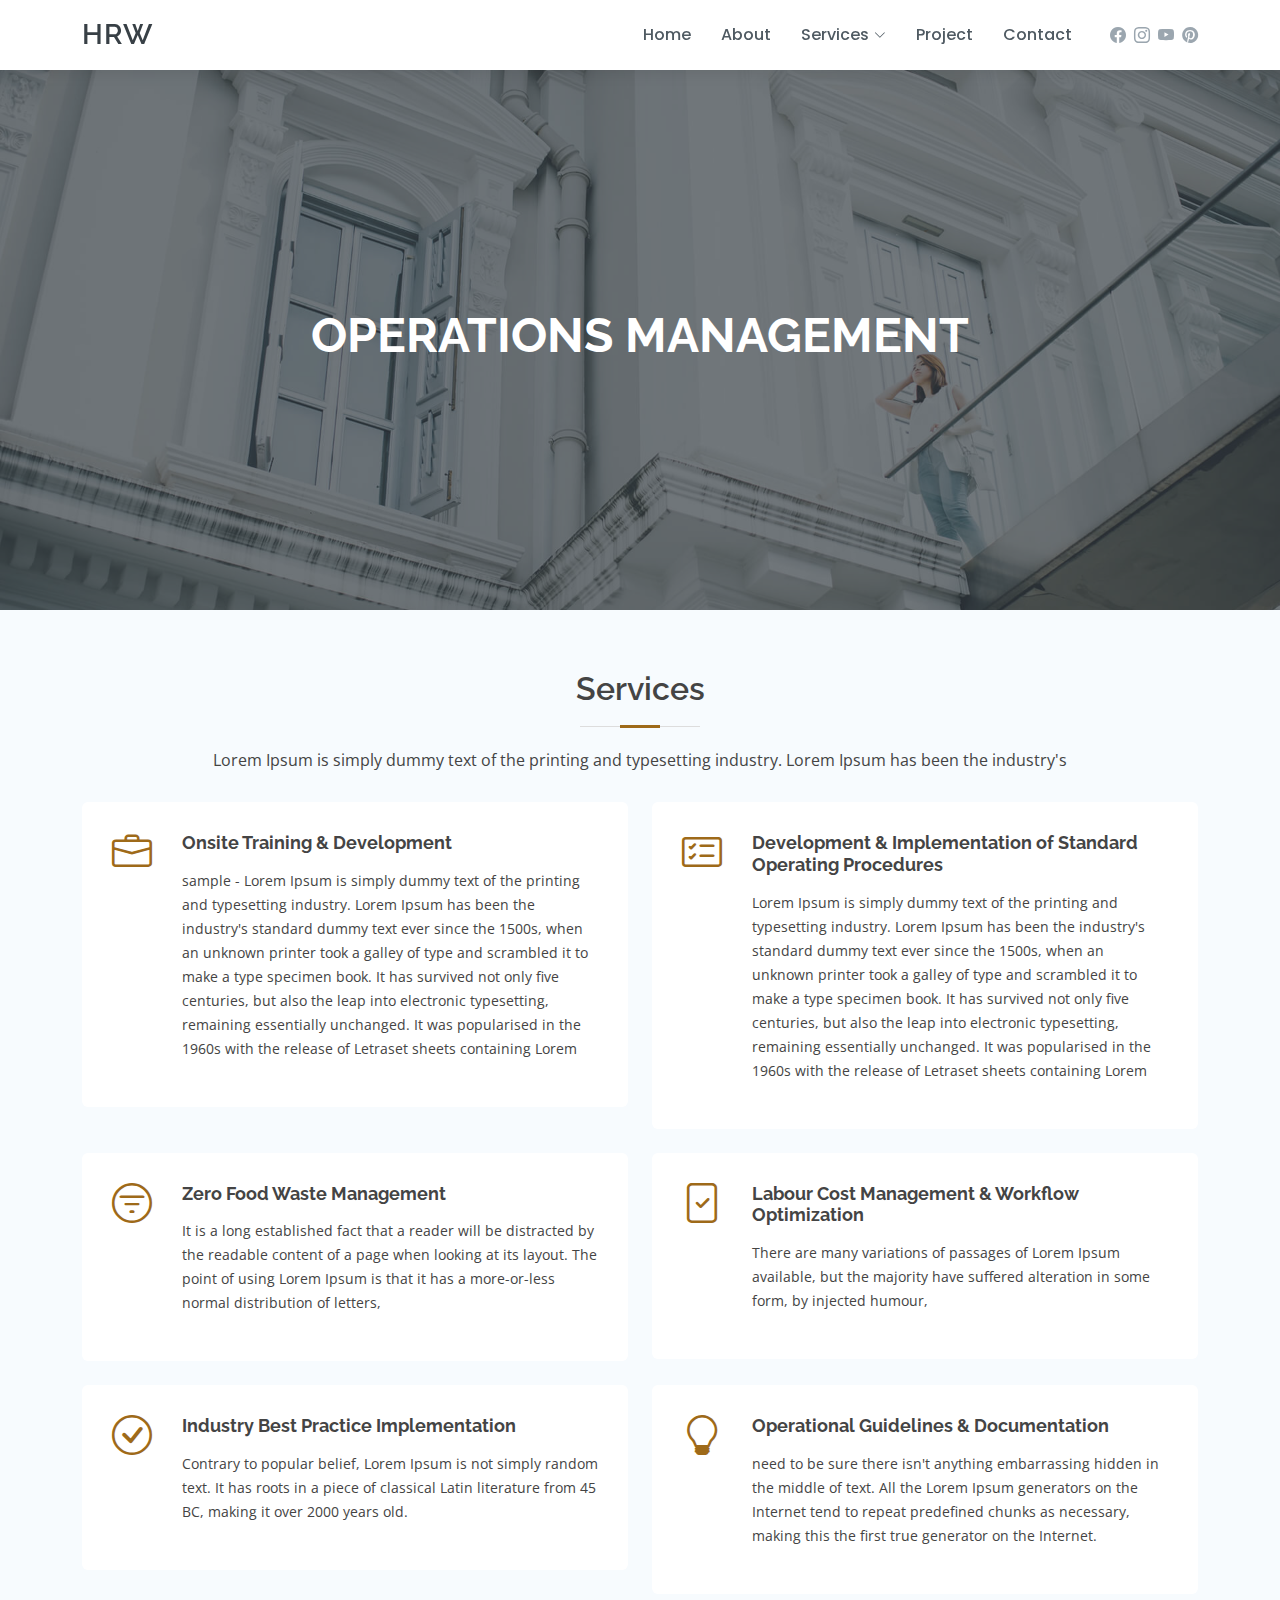
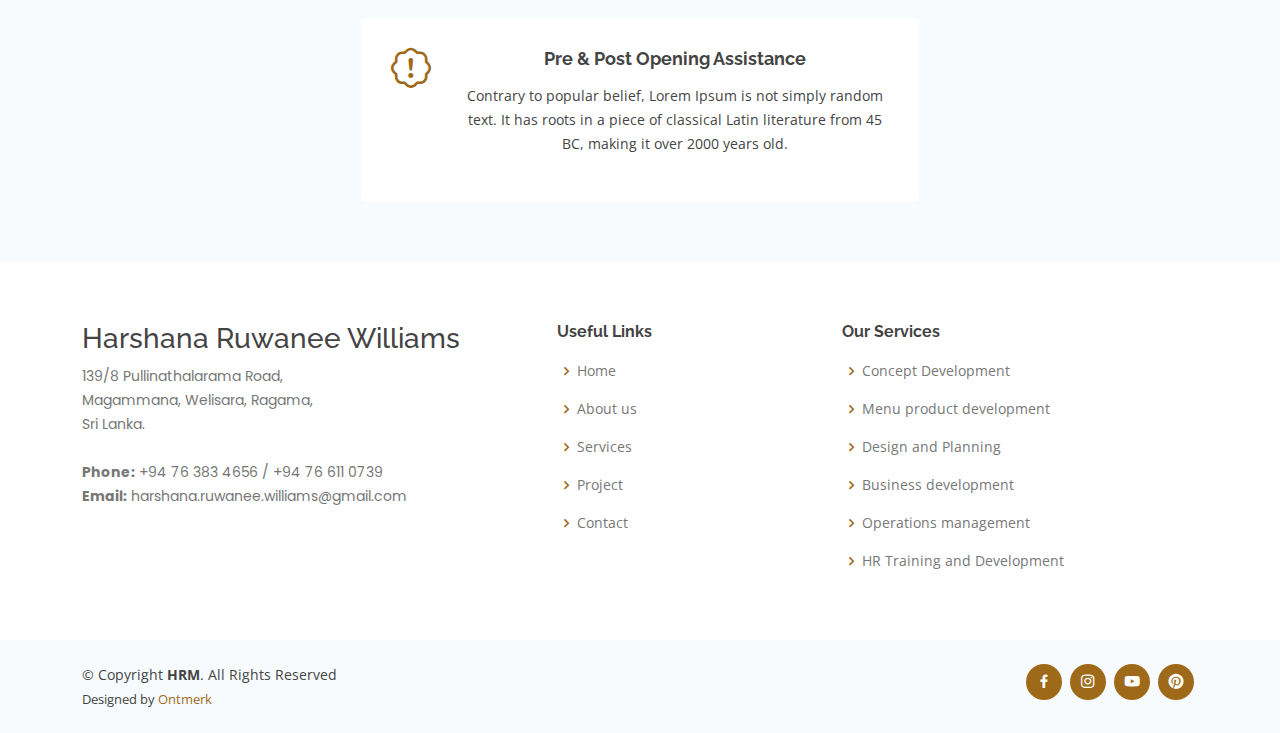
<file: s5.html>
<!DOCTYPE html>
<html lang="en">

<head>
  <meta charset="utf-8">
  <meta content="width=device-width, initial-scale=1.0" name="viewport">

  <title>OPERATIONS MANAGEMENT</title>
  <meta content="" name="description">
  <meta content="" name="keywords">

  <!-- Favicons -->
  <link href="assets/img/favicon.png" rel="icon">
  <link href="assets/img/apple-touch-icon.png" rel="apple-touch-icon">

  <!-- Google Fonts -->
  <link href="https://fonts.googleapis.com/css?family=Open+Sans:300,300i,400,400i,600,600i,700,700i|Raleway:300,300i,400,400i,500,500i,600,600i,700,700i|Poppins:300,300i,400,400i,500,500i,600,600i,700,700i" rel="stylesheet">

  <!-- Vendor CSS Files -->
  <link href="assets/vendor/bootstrap/css/bootstrap.min.css" rel="stylesheet">
  <link href="assets/vendor/bootstrap-icons/bootstrap-icons.css" rel="stylesheet">
  <link href="assets/vendor/boxicons/css/boxicons.min.css" rel="stylesheet">
  <link href="assets/vendor/glightbox/css/glightbox.min.css" rel="stylesheet">
  <link href="assets/vendor/swiper/swiper-bundle.min.css" rel="stylesheet">

  <!-- Template Main CSS File -->
  <link href="assets/css/style.css" rel="stylesheet">

</head>

<body>

  <!-- ======= Header ======= -->
  <header id="header" class="fixed-top d-flex align-items-center">
    <div class="container d-flex align-items-center">

      <div class="logo me-auto">
        <h1><a href="index.html">HRW</a></h1>
        <!-- Uncomment below if you prefer to use an image logo -->
        <!-- <a href="index.html"><img src="assets/img/logo.png" alt="" class="img-fluid"></a>-->
      </div>

      <nav id="navbar" class="navbar order-last order-lg-0">
        <ul>
            <li><a class="nav-link scrollto" href="index.html">Home</a></li>
            <li><a class="nav-link scrollto" href="about.html">About</a></li>
            <li class="dropdown"><a href="services.html"><span>Services</span> <i class="bi bi-chevron-down"></i></a>
              <ul>
                <li><a href="s1.html">Concept Development</a></li>
                <li><a href="s2.html">Menu product development</a></li>
                <li><a href="s3.html">Design and Planning</a></li>
                <li><a href="s4.html">Business development</a></li>
                <li><a href="s5.html">Operations management</a></li>
                <li><a href="s6.html">HR Training and Development</a></li>
              </ul>
            </li>
            <li><a class="nav-link scrollto" href="Project.html">Project</a></li>
            <li><a class="nav-link scrollto" href="contact.html">Contact</a></li>
        </ul>
        <i class="bi bi-list mobile-nav-toggle"></i>
      </nav><!-- .navbar -->

      <div class="header-social-links d-flex align-items-center">
        <a href="https://www.facebook.com/growingandcooking/" class="facebook"><i class="bi bi-facebook"></i></a>
        <a href="https://www.instagram.com/chefs.double.pleasure/" class="instagram"><i class="bi bi-instagram"></i></a>
        <a href="https://www.youtube.com/channel/UCvvmpJzlbqKXv80CMrnLLsA?view_as=subscriber" class="youtube"><i class="bi bi-youtube"></i></i></a>
        <a href="https://www.pinterest.com/chefsdoublepleasure/" class="pinterest"><i class="bi bi-pinterest"></i></a>
      </div>

    </div>
  </header><!-- End Header -->

  <main id="main">

  <!-- ======= Hero Section ======= -->
  <section id="hero" class="d-flex flex-column justify-content-center align-items-center">
    <div class="container text-center text-md-left" data-aos="fade-up">
      <h1>OPERATIONS MANAGEMENT</h1>
    </div>
  </section><!-- End Hero -->

    <!-- ======= Services Section ======= -->
    <section id="services" class="services section-bg">
      <div class="container">

        <div class="section-title">
          <h2>Services</h2>
          <p>Lorem Ipsum is simply dummy text of the printing and typesetting industry. Lorem Ipsum has been the industry's </p>
        </div>

        <div class="row">
          <div class="col-md-6">
            <div class="icon-box">
              <i class="bi bi-briefcase"></i>
              <h4>Onsite Training & Development</h4>
              <p>sample - Lorem Ipsum is simply dummy text of the printing and typesetting industry. Lorem Ipsum has been the industry's standard dummy text ever since the 1500s, when an unknown printer took a galley of type and scrambled it to make a type specimen book. It has survived not only five centuries, but also the leap into electronic typesetting, remaining essentially unchanged. It was popularised in the 1960s with the release of Letraset sheets containing Lorem</p>
            </div>
          </div>
          <div class="col-md-6 mt-4 mt-lg-0">
            <div class="icon-box">
              <i class="bi bi-card-checklist"></i>
              <h4>Development & Implementation of Standard Operating Procedures</h4>
              <p>Lorem Ipsum is simply dummy text of the printing and typesetting industry. Lorem Ipsum has been the industry's standard dummy text ever since the 1500s, when an unknown printer took a galley of type and scrambled it to make a type specimen book. It has survived not only five centuries, but also the leap into electronic typesetting, remaining essentially unchanged. It was popularised in the 1960s with the release of Letraset sheets containing Lorem</p>
            </div>
          </div>
          <div class="col-md-6 mt-4">
            <div class="icon-box">
              <i class="bi bi-filter-circle"></i>
              <h4>Zero Food Waste Management</h4>
              <p>It is a long established fact that a reader will be distracted by the readable content of a page when looking at its layout. The point of using Lorem Ipsum is that it has a more-or-less normal distribution of letters,</p>
            </div>
          </div>
          <div class="col-md-6 mt-4">
            <div class="icon-box">
              <i class="bi bi-file-check"></i>
              <h4>Labour Cost Management & Workflow Optimization</h4>
              <p>There are many variations of passages of Lorem Ipsum available, but the majority have suffered alteration in some form, by injected humour, </p>
            </div>
          </div>
          <div class="col-md-6 mt-4">
            <div class="icon-box">
              <i class="bi bi-check-circle"></i>
              <h4>Industry Best Practice Implementation</h4>
              <p>Contrary to popular belief, Lorem Ipsum is not simply random text. It has roots in a piece of classical Latin literature from 45 BC, making it over 2000 years old.</p>
            </div>
          </div>
          <div class="col-md-6 mt-4">
            <div class="icon-box">
              <i class="bi bi-lightbulb"></i>
              <h4>Operational Guidelines & Documentation</h4>
              <p>need to be sure there isn't anything embarrassing hidden in the middle of text. All the Lorem Ipsum generators on the Internet tend to repeat predefined chunks as necessary, making this the first true generator on the Internet.</p>
            </div>
          </div>
          <center>
          <div class="col-md-6 mt-4">
            <div class="icon-box">
              <i class="bi bi-patch-exclamation"></i>
              <h4>Pre & Post Opening Assistance</h4>
              <p>Contrary to popular belief, Lorem Ipsum is not simply random text. It has roots in a piece of classical Latin literature from 45 BC, making it over 2000 years old.</p>
            </div>
          </div>
        </center>
        </div>

      </div>
    </section><!-- End Services Section -->


  </main><!-- End #main -->

  <!-- ======= Footer ======= -->
  <footer id="footer">

    <div class="footer-top">
      <div class="container">
        <div class="row">

          <div class="col-lg-5 col-md-6 footer-contact">
            <h3>Harshana Ruwanee Williams</h3>
            <p>
              139/8 Pullinathalarama Road,<br>
              Magammana, Welisara, Ragama,<br>
              Sri Lanka.<br><br>
              <strong>Phone:</strong> +94 76 383 4656 / +94 76 611 0739<br>
              <strong>Email:</strong> harshana.ruwanee.williams@gmail.com<br>
            </p>
          </div>

          <div class="col-lg-3 col-md-6 footer-links">
            <h4>Useful Links</h4>
            <ul>
              <li><i class="bx bx-chevron-right"></i> <a href="index.html">Home</a></li>
              <li><i class="bx bx-chevron-right"></i> <a href="about.html">About us</a></li>
              <li><i class="bx bx-chevron-right"></i> <a href="services.html">Services</a></li>
              <li><i class="bx bx-chevron-right"></i> <a href="Project.html">Project</a></li>
              <li><i class="bx bx-chevron-right"></i> <a href="contact.html">Contact</a></li>
            </ul>
          </div>

          <div class="col-lg-4 col-md-6 footer-links">
            <h4>Our Services</h4>
            <ul>
              <li><i class="bx bx-chevron-right"></i> <a href="s1.html">Concept Development</a></li>
              <li><i class="bx bx-chevron-right"></i> <a href="s2.html">Menu product development</a></li>
              <li><i class="bx bx-chevron-right"></i> <a href="s3.html">Design and Planning</a></li>
              <li><i class="bx bx-chevron-right"></i> <a href="s4.html">Business development</a></li>
              <li><i class="bx bx-chevron-right"></i> <a href="s5.html">Operations management</a></li>
              <li><i class="bx bx-chevron-right"></i> <a href="s6.html">HR Training and Development</a></li>
            </ul>
          </div>
        </div>
      </div>
    </div>

    <div class="container d-md-flex py-4">

      <div class="me-md-auto text-center text-md-start">
        <div class="copyright">
          &copy; Copyright <strong><span>HRM</span></strong>. All Rights Reserved
        </div>
        <div class="credits">
          Designed by <a href="https://ontmerk.com/">Ontmerk</a>
        </div>
      </div>
      <div class="social-links text-center text-md-right pt-3 pt-md-0">
        <a href="https://www.facebook.com/growingandcooking/" class="facebook"><i class="bx bxl-facebook"></i></a>
        <a href="https://www.instagram.com/chefs.double.pleasure/" class="instagram"><i class="bx bxl-instagram"></i></a>
        <a href="https://www.youtube.com/channel/UCvvmpJzlbqKXv80CMrnLLsA?view_as=subscriber" class="youtube"><i class="bx bxl-youtube"></i></i></a>
        <a href="https://www.pinterest.com/chefsdoublepleasure/" class="pinterest"><i class="bx bxl-pinterest"></i></a>
      </div>
    </div>
  </footer><!-- End Footer -->

  <a href="#" class="back-to-top d-flex align-items-center justify-content-center"><i class="bi bi-arrow-up-short"></i></a>

  <!-- Vendor JS Files -->
  <script src="assets/vendor/purecounter/purecounter.js"></script>
  <script src="assets/vendor/bootstrap/js/bootstrap.bundle.min.js"></script>
  <script src="assets/vendor/glightbox/js/glightbox.min.js"></script>
  <script src="assets/vendor/isotope-layout/isotope.pkgd.min.js"></script>
  <script src="assets/vendor/swiper/swiper-bundle.min.js"></script>
  <script src="assets/vendor/waypoints/noframework.waypoints.js"></script>
  <script src="assets/vendor/php-email-form/validate.js"></script>

  <!-- Template Main JS File -->
  <script src="assets/js/main.js"></script>

</body>

</html>
</file>
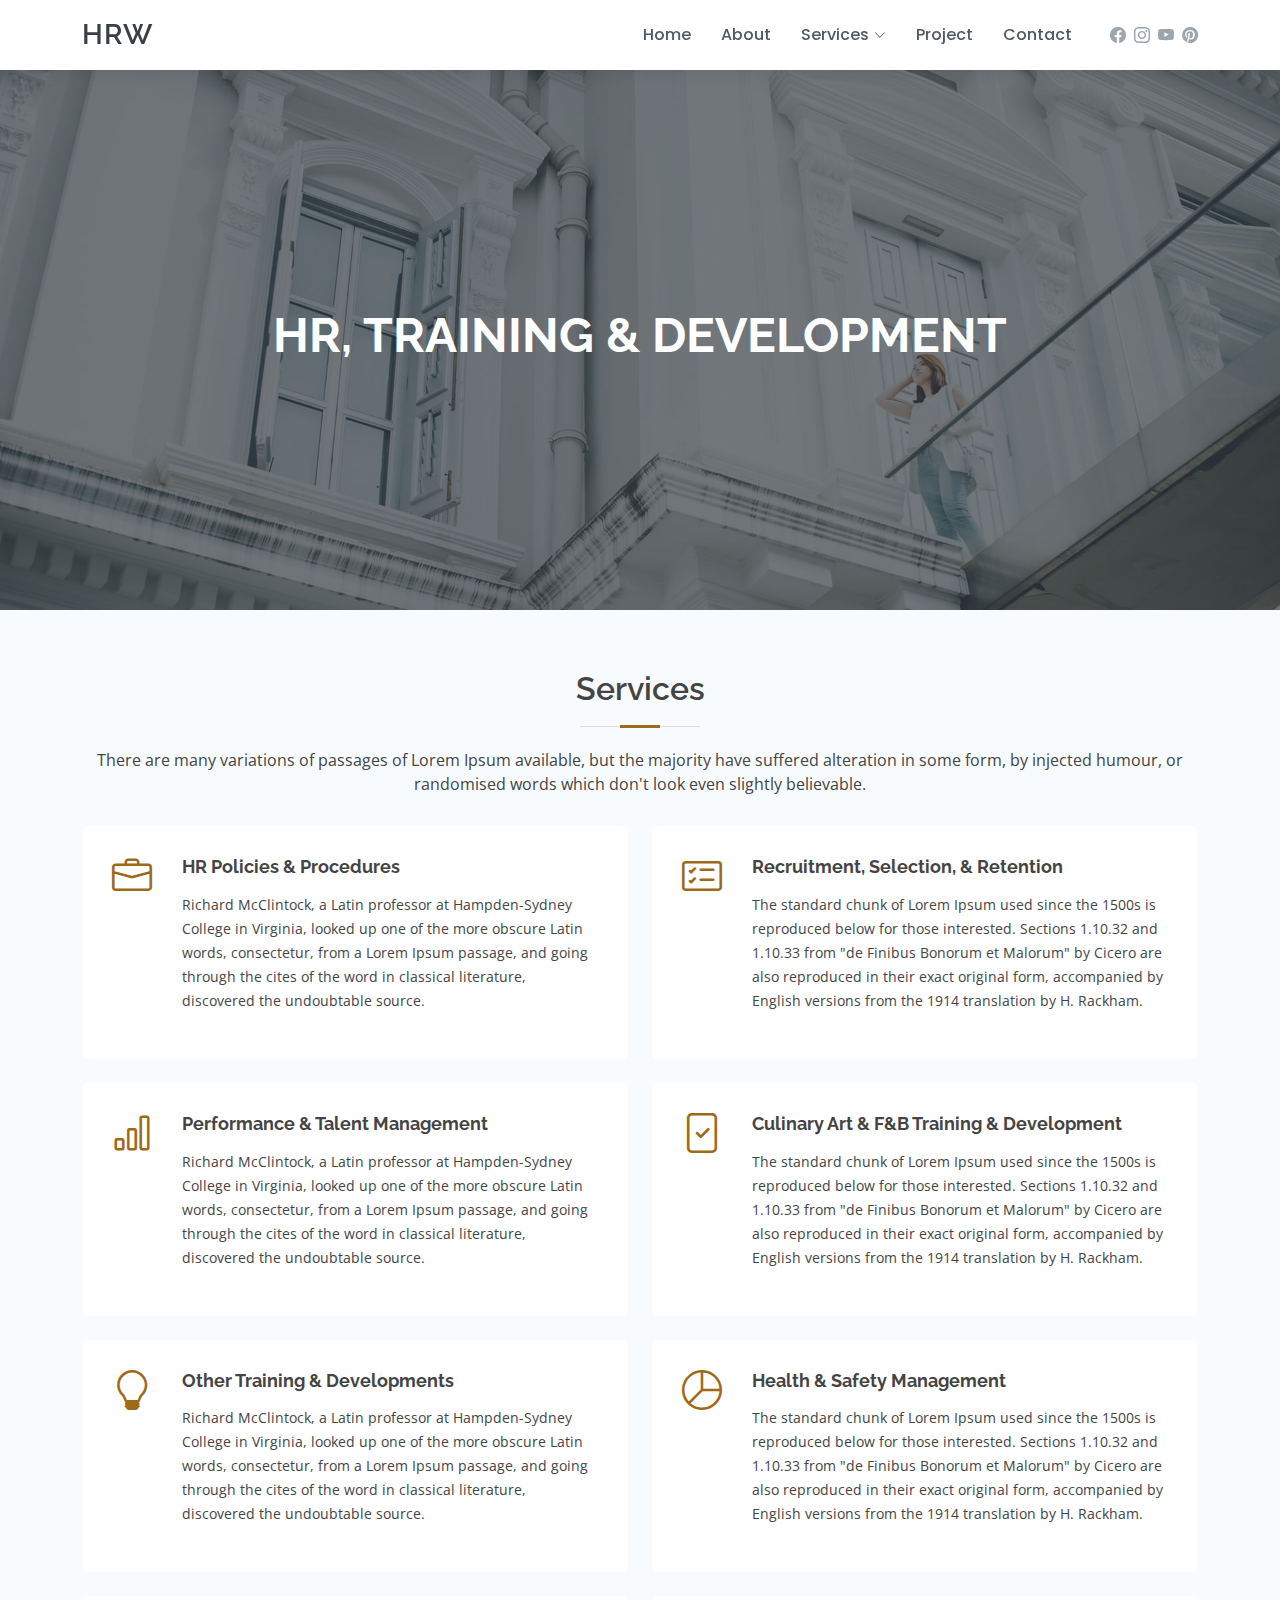
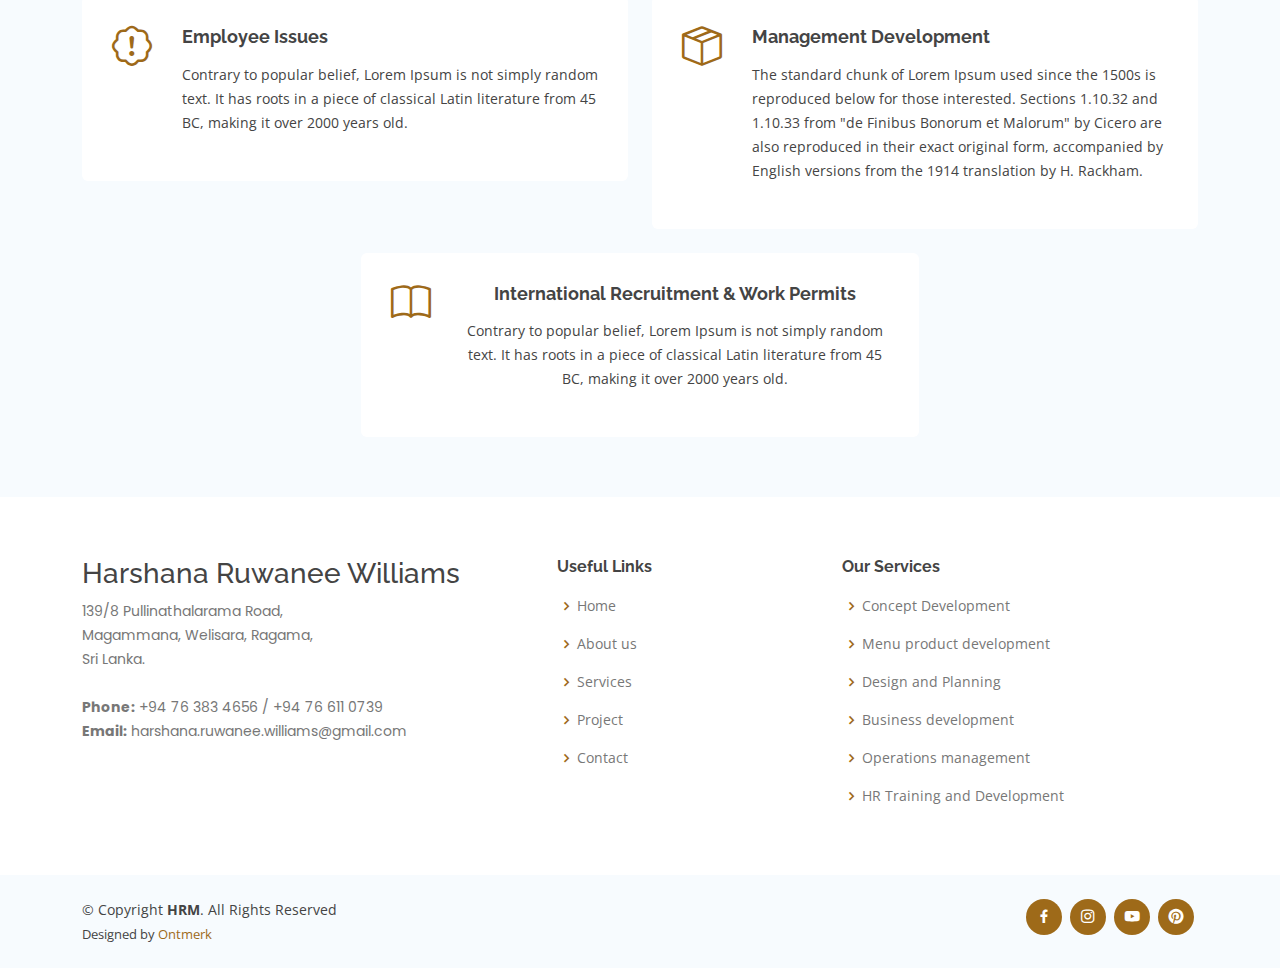
<file: s6.html>
<!DOCTYPE html>
<html lang="en">

<head>
  <meta charset="utf-8">
  <meta content="width=device-width, initial-scale=1.0" name="viewport">

  <title> HR, TRAINING & DEVELOPMENT </title>
  <meta content="" name="description">
  <meta content="" name="keywords">

  <!-- Favicons -->
  <link href="assets/img/favicon.png" rel="icon">
  <link href="assets/img/apple-touch-icon.png" rel="apple-touch-icon">

  <!-- Google Fonts -->
  <link href="https://fonts.googleapis.com/css?family=Open+Sans:300,300i,400,400i,600,600i,700,700i|Raleway:300,300i,400,400i,500,500i,600,600i,700,700i|Poppins:300,300i,400,400i,500,500i,600,600i,700,700i" rel="stylesheet">

  <!-- Vendor CSS Files -->
  <link href="assets/vendor/bootstrap/css/bootstrap.min.css" rel="stylesheet">
  <link href="assets/vendor/bootstrap-icons/bootstrap-icons.css" rel="stylesheet">
  <link href="assets/vendor/boxicons/css/boxicons.min.css" rel="stylesheet">
  <link href="assets/vendor/glightbox/css/glightbox.min.css" rel="stylesheet">
  <link href="assets/vendor/swiper/swiper-bundle.min.css" rel="stylesheet">

  <!-- Template Main CSS File -->
  <link href="assets/css/style.css" rel="stylesheet">

</head>

<body>

  <!-- ======= Header ======= -->
  <header id="header" class="fixed-top d-flex align-items-center">
    <div class="container d-flex align-items-center">

      <div class="logo me-auto">
        <h1><a href="index.html">HRW</a></h1>
        <!-- Uncomment below if you prefer to use an image logo -->
        <!-- <a href="index.html"><img src="assets/img/logo.png" alt="" class="img-fluid"></a>-->
      </div>

      <nav id="navbar" class="navbar order-last order-lg-0">
        <ul>
            <li><a class="nav-link scrollto" href="index.html">Home</a></li>
            <li><a class="nav-link scrollto" href="about.html">About</a></li>
            <li class="dropdown"><a href="services.html"><span>Services</span> <i class="bi bi-chevron-down"></i></a>
              <ul>
                <li><a href="s1.html">Concept Development</a></li>
                <li><a href="s2.html">Menu product development</a></li>
                <li><a href="s3.html">Design and Planning</a></li>
                <li><a href="s4.html">Business development</a></li>
                <li><a href="s5.html">Operations management</a></li>
                <li><a href="s6.html">HR Training and Development</a></li>
              </ul>
            </li>
            <li><a class="nav-link scrollto" href="Project.html">Project</a></li>
            <li><a class="nav-link scrollto" href="contact.html">Contact</a></li>
        </ul>
        <i class="bi bi-list mobile-nav-toggle"></i>
      </nav><!-- .navbar -->

      <div class="header-social-links d-flex align-items-center">
        <a href="https://www.facebook.com/growingandcooking/" class="facebook"><i class="bi bi-facebook"></i></a>
        <a href="https://www.instagram.com/chefs.double.pleasure/" class="instagram"><i class="bi bi-instagram"></i></a>
        <a href="https://www.youtube.com/channel/UCvvmpJzlbqKXv80CMrnLLsA?view_as=subscriber" class="youtube"><i class="bi bi-youtube"></i></i></a>
        <a href="https://www.pinterest.com/chefsdoublepleasure/" class="pinterest"><i class="bi bi-pinterest"></i></a>
      </div>

    </div>
  </header><!-- End Header -->

  <main id="main">

  <!-- ======= Hero Section ======= -->
  <section id="hero" class="d-flex flex-column justify-content-center align-items-center">
    <div class="container text-center text-md-left" data-aos="fade-up">
      <h1> HR, TRAINING & DEVELOPMENT </h1>
    </div>
  </section><!-- End Hero -->

    <!-- ======= Services Section ======= -->
    <section id="services" class="services section-bg">
      <div class="container">

        <div class="section-title">
          <h2>Services</h2>
          <p>There are many variations of passages of Lorem Ipsum available, but the majority have suffered alteration in some form, by injected humour, or randomised words which don't look even slightly believable.</p>
        </div>

        <div class="row">
          <div class="col-md-6">
            <div class="icon-box">
              <i class="bi bi-briefcase"></i>
              <h4>HR Policies & Procedures</h4>
              <p>Richard McClintock, a Latin professor at Hampden-Sydney College in Virginia, looked up one of the more obscure Latin words, consectetur, from a Lorem Ipsum passage, and going through the cites of the word in classical literature, discovered the undoubtable source.</p>
            </div>
          </div>
          <div class="col-md-6 mt-4 mt-lg-0">
            <div class="icon-box">
              <i class="bi bi-card-checklist"></i>
              <h4>Recruitment, Selection, & Retention</h4>
              <p>The standard chunk of Lorem Ipsum used since the 1500s is reproduced below for those interested. Sections 1.10.32 and 1.10.33 from "de Finibus Bonorum et Malorum" by Cicero are also reproduced in their exact original form, accompanied by English versions from the 1914 translation by H. Rackham.</p>
            </div>
          </div>
          <div class="col-md-6 mt-4">
            <div class="icon-box">
              <i class="bi bi-bar-chart"></i>
              <h4>Performance & Talent Management</h4>
              <p>Richard McClintock, a Latin professor at Hampden-Sydney College in Virginia, looked up one of the more obscure Latin words, consectetur, from a Lorem Ipsum passage, and going through the cites of the word in classical literature, discovered the undoubtable source.</p>
            </div>
          </div>
          <div class="col-md-6 mt-4">
            <div class="icon-box">
              <i class="bi bi-file-check"></i>
              <h4>Culinary Art & F&B Training & Development</h4>
              <p>The standard chunk of Lorem Ipsum used since the 1500s is reproduced below for those interested. Sections 1.10.32 and 1.10.33 from "de Finibus Bonorum et Malorum" by Cicero are also reproduced in their exact original form, accompanied by English versions from the 1914 translation by H. Rackham.</p>
            </div> 
          </div>
          <div class="col-md-6 mt-4">
            <div class="icon-box">
              <i class="bi bi-lightbulb"></i>
              <h4>Other Training & Developments</h4>
              <p>Richard McClintock, a Latin professor at Hampden-Sydney College in Virginia, looked up one of the more obscure Latin words, consectetur, from a Lorem Ipsum passage, and going through the cites of the word in classical literature, discovered the undoubtable source.</p>
            </div>
          </div>
          <div class="col-md-6 mt-4">
            <div class="icon-box">
              <i class="bi bi-pie-chart"></i>
              <h4>Health & Safety Management</h4>
              <p>The standard chunk of Lorem Ipsum used since the 1500s is reproduced below for those interested. Sections 1.10.32 and 1.10.33 from "de Finibus Bonorum et Malorum" by Cicero are also reproduced in their exact original form, accompanied by English versions from the 1914 translation by H. Rackham.</p>
            </div>
          </div>
          <div class="col-md-6 mt-4">
            <div class="icon-box" >
              <i class="bi bi-patch-exclamation"></i>
              <h4>Employee Issues</h4>
              <p>Contrary to popular belief, Lorem Ipsum is not simply random text. It has roots in a piece of classical Latin literature from 45 BC, making it over 2000 years old.</p>
            </div>
          </div>
          <div class="col-md-6 mt-4">
            <div class="icon-box">
              <i class="bi bi-box-seam"></i>
              <h4>Management Development</h4>
              <p>The standard chunk of Lorem Ipsum used since the 1500s is reproduced below for those interested. Sections 1.10.32 and 1.10.33 from "de Finibus Bonorum et Malorum" by Cicero are also reproduced in their exact original form, accompanied by English versions from the 1914 translation by H. Rackham.</p>
            </div>
          </div>
          <center>
          <div class="col-md-6 mt-4">
            <div class="icon-box">
              <i class="bi bi-book"></i>
              <h4>International Recruitment & Work Permits</h4>
              <p>Contrary to popular belief, Lorem Ipsum is not simply random text. It has roots in a piece of classical Latin literature from 45 BC, making it over 2000 years old.</p>
            </div>
          </div>
          </center>
        </div>

      </div>
    </section><!-- End Services Section -->


  </main><!-- End #main -->

  <!-- ======= Footer ======= -->
  <footer id="footer">

    <div class="footer-top">
      <div class="container">
        <div class="row">

          <div class="col-lg-5 col-md-6 footer-contact">
            <h3>Harshana Ruwanee Williams</h3>
            <p>
              139/8 Pullinathalarama Road,<br>
              Magammana, Welisara, Ragama,<br>
              Sri Lanka.<br><br>
              <strong>Phone:</strong> +94 76 383 4656 / +94 76 611 0739<br>
              <strong>Email:</strong> harshana.ruwanee.williams@gmail.com<br>
            </p>
          </div>

          <div class="col-lg-3 col-md-6 footer-links">
            <h4>Useful Links</h4>
            <ul>
              <li><i class="bx bx-chevron-right"></i> <a href="index.html">Home</a></li>
              <li><i class="bx bx-chevron-right"></i> <a href="about.html">About us</a></li>
              <li><i class="bx bx-chevron-right"></i> <a href="services.html">Services</a></li>
              <li><i class="bx bx-chevron-right"></i> <a href="Project.html">Project</a></li>
              <li><i class="bx bx-chevron-right"></i> <a href="contact.html">Contact</a></li>
            </ul>
          </div>

          <div class="col-lg-4 col-md-6 footer-links">
            <h4>Our Services</h4>
            <ul>
              <li><i class="bx bx-chevron-right"></i> <a href="s1.html">Concept Development</a></li>
              <li><i class="bx bx-chevron-right"></i> <a href="s2.html">Menu product development</a></li>
              <li><i class="bx bx-chevron-right"></i> <a href="s3.html">Design and Planning</a></li>
              <li><i class="bx bx-chevron-right"></i> <a href="s4.html">Business development</a></li>
              <li><i class="bx bx-chevron-right"></i> <a href="s5.html">Operations management</a></li>
              <li><i class="bx bx-chevron-right"></i> <a href="s6.html">HR Training and Development</a></li>
            </ul>
          </div>
        </div>
      </div>
    </div>

    <div class="container d-md-flex py-4">

      <div class="me-md-auto text-center text-md-start">
        <div class="copyright">
          &copy; Copyright <strong><span>HRM</span></strong>. All Rights Reserved
        </div>
        <div class="credits">
          Designed by <a href="https://ontmerk.com/">Ontmerk</a>
        </div>
      </div>
      <div class="social-links text-center text-md-right pt-3 pt-md-0">
        <a href="https://www.facebook.com/growingandcooking/" class="facebook"><i class="bx bxl-facebook"></i></a>
        <a href="https://www.instagram.com/chefs.double.pleasure/" class="instagram"><i class="bx bxl-instagram"></i></a>
        <a href="https://www.youtube.com/channel/UCvvmpJzlbqKXv80CMrnLLsA?view_as=subscriber" class="youtube"><i class="bx bxl-youtube"></i></i></a>
        <a href="https://www.pinterest.com/chefsdoublepleasure/" class="pinterest"><i class="bx bxl-pinterest"></i></a>
      </div>
    </div>
  </footer><!-- End Footer -->

  <a href="#" class="back-to-top d-flex align-items-center justify-content-center"><i class="bi bi-arrow-up-short"></i></a>

  <!-- Vendor JS Files -->
  <script src="assets/vendor/purecounter/purecounter.js"></script>
  <script src="assets/vendor/bootstrap/js/bootstrap.bundle.min.js"></script>
  <script src="assets/vendor/glightbox/js/glightbox.min.js"></script>
  <script src="assets/vendor/isotope-layout/isotope.pkgd.min.js"></script>
  <script src="assets/vendor/swiper/swiper-bundle.min.js"></script>
  <script src="assets/vendor/waypoints/noframework.waypoints.js"></script>
  <script src="assets/vendor/php-email-form/validate.js"></script>

  <!-- Template Main JS File -->
  <script src="assets/js/main.js"></script>

</body>

</html>
</file>
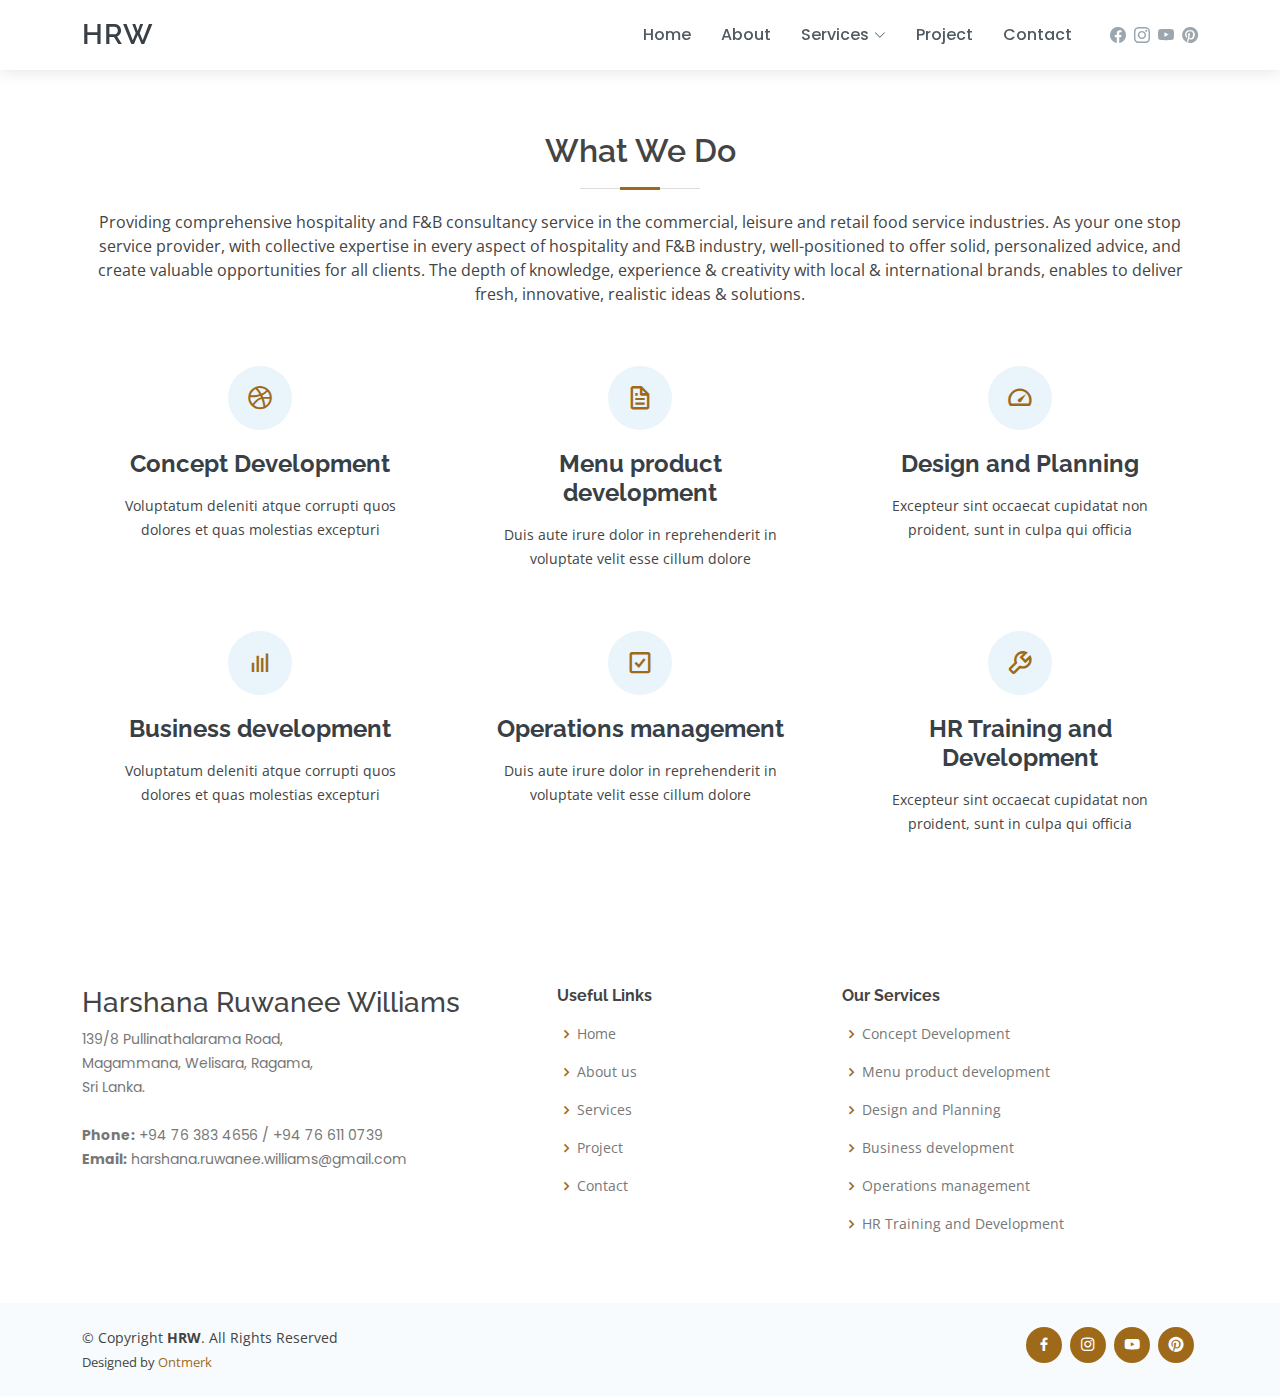
<file: services.html>
<!DOCTYPE html>
<html lang="en">

<head>
  <meta charset="utf-8">
  <meta content="width=device-width, initial-scale=1.0" name="viewport">

  <title>Services</title>
  <meta content="" name="description">
  <meta content="" name="keywords">

  <!-- Favicons -->
  <link href="assets/img/favicon.png" rel="icon">
  <link href="assets/img/apple-touch-icon.png" rel="apple-touch-icon">

  <!-- Google Fonts -->
  <link href="https://fonts.googleapis.com/css?family=Open+Sans:300,300i,400,400i,600,600i,700,700i|Raleway:300,300i,400,400i,500,500i,600,600i,700,700i|Poppins:300,300i,400,400i,500,500i,600,600i,700,700i" rel="stylesheet">

  <!-- Vendor CSS Files -->
  <link href="assets/vendor/bootstrap/css/bootstrap.min.css" rel="stylesheet">
  <link href="assets/vendor/bootstrap-icons/bootstrap-icons.css" rel="stylesheet">
  <link href="assets/vendor/boxicons/css/boxicons.min.css" rel="stylesheet">
  <link href="assets/vendor/glightbox/css/glightbox.min.css" rel="stylesheet">
  <link href="assets/vendor/swiper/swiper-bundle.min.css" rel="stylesheet">

  <!-- Template Main CSS File -->
  <link href="assets/css/style.css" rel="stylesheet">

</head>

<body>

  <!-- ======= Header ======= -->
  <header id="header" class="fixed-top d-flex align-items-center">
    <div class="container d-flex align-items-center">

      <div class="logo me-auto">
        <h1><a href="index.html">HRW</a></h1>
        <!-- Uncomment below if you prefer to use an image logo -->
        <!-- <a href="index.html"><img src="assets/img/logo.png" alt="" class="img-fluid"></a>-->
      </div>

      <nav id="navbar" class="navbar order-last order-lg-0">
        <ul>
            <li><a class="nav-link scrollto" href="index.html">Home</a></li>
            <li><a class="nav-link scrollto" href="about.html">About</a></li>
            <li class="dropdown"><a href="services.html active"><span>Services</span> <i class="bi bi-chevron-down"></i></a>
              <ul>
                <li><a href="s1.html">Concept Development</a></li>
                <li><a href="s2.html">Menu product development</a></li>
                <li><a href="s3.html">Design and Planning</a></li>
                <li><a href="s4.html">Business development</a></li>
                <li><a href="s5.html">Operations management</a></li>
                <li><a href="s6.html">HR Training and Development</a></li>
              </ul>
            </li>
            <li><a class="nav-link scrollto" href="Project.html">Project</a></li>
            <li><a class="nav-link scrollto" href="contact.html">Contact</a></li>
        </ul>
        <i class="bi bi-list mobile-nav-toggle"></i>
      </nav><!-- .navbar -->

      <div class="header-social-links d-flex align-items-center">
        <a href="https://www.facebook.com/growingandcooking/" class="facebook"><i class="bi bi-facebook"></i></a>
        <a href="https://www.instagram.com/chefs.double.pleasure/" class="instagram"><i class="bi bi-instagram"></i></a>
        <a href="https://www.youtube.com/channel/UCvvmpJzlbqKXv80CMrnLLsA?view_as=subscriber" class="youtube"><i class="bi bi-youtube"></i></i></a>
        <a href="https://www.pinterest.com/chefsdoublepleasure/" class="pinterest"><i class="bi bi-pinterest"></i></a>
      </div>

    </div>
  </header><!-- End Header -->

  <main id="main">

    <!-- ======= What We Do Section ======= -->
    <section id="what-we-do" class="what-we-do">
      <div class="container">
<br><br><br>
        <div class="section-title">
          <h2>What We Do</h2>
          <p>Providing comprehensive hospitality and F&B consultancy
service in the commercial, leisure and retail food service
industries.
As your one stop service provider, with collective
expertise in every aspect of hospitality and F&B industry,
well-positioned to offer solid, personalized advice, and
create valuable opportunities for all clients.
The depth of knowledge, experience & creativity with
local & international brands, enables to deliver fresh,
innovative, realistic ideas & solutions.</p>
        </div>

        <div class="row">
          <div class="col-lg-4 col-md-6 d-flex align-items-stretch">
            <div class="icon-box">
              <div class="icon"><i class="bx bxl-dribbble"></i></div>
              <h4><a href="s1.html">Concept Development</a></h4>
              <p>Voluptatum deleniti atque corrupti quos dolores et quas molestias excepturi</p>
            </div>
          </div>

          <div class="col-lg-4 col-md-6 d-flex align-items-stretch mt-4 mt-md-0">
            <div class="icon-box">
              <div class="icon"><i class="bx bx-file"></i></div>
              <h4><a href="s2.html">Menu product development</a></h4>
              <p>Duis aute irure dolor in reprehenderit in voluptate velit esse cillum dolore</p>
            </div>
          </div>

          <div class="col-lg-4 col-md-6 d-flex align-items-stretch mt-4 mt-lg-0">
            <div class="icon-box">
              <div class="icon"><i class="bx bx-tachometer"></i></div>
              <h4><a href="s3.html">Design and Planning</a></h4>
              <p>Excepteur sint occaecat cupidatat non proident, sunt in culpa qui officia</p>
            </div>
          </div>
        </div>

        <div class="row">
          <div class="col-lg-4 col-md-6 d-flex align-items-stretch">
            <div class="icon-box">
              <div class="icon"><i class="bx bx-bar-chart"></i></div>
              <h4><a href="s4.html">Business development</a></h4>
              <p>Voluptatum deleniti atque corrupti quos dolores et quas molestias excepturi</p>
            </div>
          </div>

          <div class="col-lg-4 col-md-6 d-flex align-items-stretch mt-4 mt-md-0">
            <div class="icon-box">
              <div class="icon"><i class="bx bx-check-square"></i></div>
              <h4><a href="s5.html">Operations management</a></h4>
              <p>Duis aute irure dolor in reprehenderit in voluptate velit esse cillum dolore</p>
            </div>
          </div>

          <div class="col-lg-4 col-md-6 d-flex align-items-stretch mt-4 mt-lg-0">
            <div class="icon-box">
              <div class="icon"><i class="bx bx-wrench"></i></div>
              <h4><a href="s6.html">HR Training and Development</a></h4>
              <p>Excepteur sint occaecat cupidatat non proident, sunt in culpa qui officia</p>
            </div>
          </div>
        </div>

      </div>
    </section><!-- End What We Do Section -->

  </main><!-- End #main -->

  <!-- ======= Footer ======= -->
  <footer id="footer">

    <div class="footer-top">
      <div class="container">
        <div class="row">

          <div class="col-lg-5 col-md-6 footer-contact">
            <h3>Harshana Ruwanee Williams</h3>
            <p>
              139/8 Pullinathalarama Road,<br>
              Magammana, Welisara, Ragama,<br>
              Sri Lanka.<br><br>
              <strong>Phone:</strong> +94 76 383 4656 / +94 76 611 0739<br>
              <strong>Email:</strong> harshana.ruwanee.williams@gmail.com<br>
            </p>
          </div>

          <div class="col-lg-3 col-md-6 footer-links">
            <h4>Useful Links</h4>
            <ul>
              <li><i class="bx bx-chevron-right"></i> <a href="index.html">Home</a></li>
              <li><i class="bx bx-chevron-right"></i> <a href="about.html">About us</a></li>
              <li><i class="bx bx-chevron-right"></i> <a href="services.html">Services</a></li>
              <li><i class="bx bx-chevron-right"></i> <a href="Project.html">Project</a></li>
              <li><i class="bx bx-chevron-right"></i> <a href="contact.html">Contact</a></li>
            </ul>
          </div>

          <div class="col-lg-4 col-md-6 footer-links">
            <h4>Our Services</h4>
            <ul>
              <li><i class="bx bx-chevron-right"></i> <a href="s1.html">Concept Development</a></li>
              <li><i class="bx bx-chevron-right"></i> <a href="s2.html">Menu product development</a></li>
              <li><i class="bx bx-chevron-right"></i> <a href="s3.html">Design and Planning</a></li>
              <li><i class="bx bx-chevron-right"></i> <a href="s4.html">Business development</a></li>
              <li><i class="bx bx-chevron-right"></i> <a href="s5.html">Operations management</a></li>
              <li><i class="bx bx-chevron-right"></i> <a href="s6.html">HR Training and Development</a></li>
            </ul>
          </div>
        </div>
      </div>
    </div>

    <div class="container d-md-flex py-4">

      <div class="me-md-auto text-center text-md-start">
        <div class="copyright">
          &copy; Copyright <strong><span>HRW</span></strong>. All Rights Reserved
        </div>
        <div class="credits">
          Designed by <a href="https://ontmerk.com/">Ontmerk</a>
        </div>
      </div>
      <div class="social-links text-center text-md-right pt-3 pt-md-0">
        <a href="https://www.facebook.com/growingandcooking/" class="facebook"><i class="bx bxl-facebook"></i></a>
        <a href="https://www.instagram.com/chefs.double.pleasure/" class="instagram"><i class="bx bxl-instagram"></i></a>
        <a href="https://www.youtube.com/channel/UCvvmpJzlbqKXv80CMrnLLsA?view_as=subscriber" class="youtube"><i class="bx bxl-youtube"></i></i></a>
        <a href="https://www.pinterest.com/chefsdoublepleasure/" class="pinterest"><i class="bx bxl-pinterest"></i></a>
      </div>
    </div>
  </footer><!-- End Footer -->

  <a href="#" class="back-to-top d-flex align-items-center justify-content-center"><i class="bi bi-arrow-up-short"></i></a>

  <!-- Vendor JS Files -->
  <script src="assets/vendor/purecounter/purecounter.js"></script>
  <script src="assets/vendor/bootstrap/js/bootstrap.bundle.min.js"></script>
  <script src="assets/vendor/glightbox/js/glightbox.min.js"></script>
  <script src="assets/vendor/isotope-layout/isotope.pkgd.min.js"></script>
  <script src="assets/vendor/swiper/swiper-bundle.min.js"></script>
  <script src="assets/vendor/waypoints/noframework.waypoints.js"></script>
  <script src="assets/vendor/php-email-form/validate.js"></script>

  <!-- Template Main JS File -->
  <script src="assets/js/main.js"></script>

</body>

</html>
</file>
<file: assets/css/style.css>
body {
  font-family: "Open Sans", sans-serif;
  color: #444444;
}

a {
  color: #9E6A19;
  text-decoration: none;
}

a:hover {
  color: #6F4A12;
  text-decoration: none;
}

h1, h2, h3, h4, h5, h6 {
  font-family: "Raleway", sans-serif;
}

/*--------------------------------------------------------------
# Back to top button
--------------------------------------------------------------*/
.back-to-top {
  position: fixed;
  visibility: hidden;
  opacity: 0;
  right: 15px;
  bottom: 15px;
  z-index: 996;
  background: #9E6A19;
  width: 40px;
  height: 40px;
  border-radius: 4px;
  transition: all 0.4s;
}
.back-to-top i {
  font-size: 28px;
  color: #fff;
  line-height: 0;
}
.back-to-top:hover {
  background: #9E6A19;
  color: #fff;
}
.back-to-top.active {
  visibility: visible;
  opacity: 1;
}

/*--------------------------------------------------------------
# Header
--------------------------------------------------------------*/
#header {
  height: 70px;
  transition: all 0.5s;
  z-index: 997;
  transition: all 0.5s;
  background: #fff;
  box-shadow: 0px 2px 15px rgba(0, 0, 0, 0.1);
}
#header .logo h1 {
  font-size: 28px;
  margin: 0;
  font-weight: 600;
  letter-spacing: 1px;
  text-transform: uppercase;
  color: #384046;
}
#header .logo h1 a, #header .logo h1 a:hover {
  color: #384046;
  text-decoration: none;
}
#header .logo img {
  max-height: 40px;
}

/*--------------------------------------------------------------
# Header Social Links
--------------------------------------------------------------*/
.header-social-links {
  margin: 0 0 0 30px;
}
.header-social-links a {
  color: #9ba6af;
  padding-left: 8px;
  display: inline-block;
  line-height: 0px;
  transition: 0.3s;
}
.header-social-links a i {
  line-height: 0;
}
.header-social-links a:hover {
  color: #9E6A19;
}
@media (max-width: 768px) {
  .header-social-links {
    margin: 0 15px 0 0;
  }
}

/*--------------------------------------------------------------
# Navigation Menu
--------------------------------------------------------------*/
/**
* Desktop Navigation 
*/
.navbar {
  padding: 0;
}
.navbar ul {
  margin: 0;
  padding: 0;
  display: flex;
  list-style: none;
  align-items: center;
}
.navbar li {
  position: relative;
}
.navbar a, .navbar a:focus {
  display: flex;
  align-items: center;
  justify-content: space-between;
  padding: 10px 0 10px 30px;
  font-family: "Poppins", sans-serif;
  font-size: 16px;
  font-weight: 500;
  color: #4f5a62;
  white-space: nowrap;
  transition: 0.3s;
}
.navbar a i, .navbar a:focus i {
  font-size: 12px;
  line-height: 0;
  margin-left: 5px;
}
.navbar a:hover, .navbar .active, .navbar .active:focus, .navbar li:hover > a {
  color: #9E6A19;
}
.navbar .dropdown ul {
  display: block;
  position: absolute;
  left: 14px;
  top: calc(100% + 30px);
  margin: 0;
  padding: 10px 0;
  z-index: 99;
  opacity: 0;
  visibility: hidden;
  background: #fff;
  box-shadow: 0px 0px 30px rgba(127, 137, 161, 0.25);
  transition: 0.3s;
}
.navbar .dropdown ul li {
  min-width: 200px;
}
.navbar .dropdown ul a {
  padding: 10px 20px;
  font-size: 14px;
  font-weight: 400;
  color: #21262a;
}
.navbar .dropdown ul a i {
  font-size: 12px;
}
.navbar .dropdown ul a:hover, .navbar .dropdown ul .active:hover, .navbar .dropdown ul li:hover > a {
  color: #9E6A19;
}
.navbar .dropdown:hover > ul {
  opacity: 1;
  top: 100%;
  visibility: visible;
}
.navbar .dropdown .dropdown ul {
  top: 0;
  left: calc(100% - 30px);
  visibility: hidden;
}
.navbar .dropdown .dropdown:hover > ul {
  opacity: 1;
  top: 0;
  left: 100%;
  visibility: visible;
}
@media (max-width: 1366px) {
  .navbar .dropdown .dropdown ul {
    left: -90%;
  }
  .navbar .dropdown .dropdown:hover > ul {
    left: -100%;
  }
}

/**
* Mobile Navigation 
*/
.mobile-nav-toggle {
  color: #384046;
  font-size: 28px;
  cursor: pointer;
  display: none;
  line-height: 0;
  transition: 0.5s;
}
.mobile-nav-toggle.bi-x {
  color: #fff;
}

@media (max-width: 991px) {
  .mobile-nav-toggle {
    display: block;
  }

  .navbar ul {
    display: none;
  }
}
.navbar-mobile {
  position: fixed;
  overflow: hidden;
  top: 0;
  right: 0;
  left: 0;
  bottom: 0;
  background: rgba(33, 38, 42, 0.9);
  transition: 0.3s;
  z-index: 999;
}
.navbar-mobile .mobile-nav-toggle {
  position: absolute;
  top: 15px;
  right: 15px;
}
.navbar-mobile ul {
  display: block;
  position: absolute;
  top: 55px;
  right: 15px;
  bottom: 15px;
  left: 15px;
  padding: 10px 0;
  background-color: #fff;
  overflow-y: auto;
  transition: 0.3s;
}
.navbar-mobile a, .navbar-mobile a:focus {
  padding: 10px 20px;
  font-size: 15px;
  color: #384046;
}
.navbar-mobile a:hover, .navbar-mobile .active, .navbar-mobile li:hover > a {
  color: #9E6A19;
}
.navbar-mobile .getstarted, .navbar-mobile .getstarted:focus {
  margin: 15px;
}
.navbar-mobile .dropdown ul {
  position: static;
  display: none;
  margin: 10px 20px;
  padding: 10px 0;
  z-index: 99;
  opacity: 1;
  visibility: visible;
  background: #fff;
  box-shadow: 0px 0px 30px rgba(127, 137, 161, 0.25);
}
.navbar-mobile .dropdown ul li {
  min-width: 200px;
}
.navbar-mobile .dropdown ul a {
  padding: 10px 20px;
}
.navbar-mobile .dropdown ul a i {
  font-size: 12px;
}
.navbar-mobile .dropdown ul a:hover, .navbar-mobile .dropdown ul .active:hover, .navbar-mobile .dropdown ul li:hover > a {
  color: #9E6A19;
}
.navbar-mobile .dropdown > .dropdown-active {
  display: block;
}

/*--------------------------------------------------------------
# Hero Section
--------------------------------------------------------------*/
#hero {
  width: 100%;
  height: 60vh;
  background: url("../img/hero-bg.jpg") center center;
  background-size: cover;
  position: relative;
  margin-top: 70px;
  padding: 0;
}
#hero:before {
  content: "";
  background: rgba(56, 64, 70, 0.7);
  position: absolute;
  bottom: 0;
  top: 0;
  left: 0;
  right: 0;
}
#hero .container {
  z-index: 2;
}
#hero h1 {
  margin: 0 0 10px 0;
  font-size: 48px;
  font-weight: 700;
  line-height: 56px;
  color: #fff;
}
#hero h1 span {
  border-bottom: 4px solid #9E6A19;
}
#hero h2 {
  color: rgba(255, 255, 255, 0.8);
  margin-bottom: 30px;
  font-size: 24px;
}
#hero .btn-get-started {
  font-family: "Poppins", sans-serif;
  font-weight: 400;
  font-size: 13px;
  letter-spacing: 2px;
  display: inline-block;
  padding: 12px 28px;
  border-radius: 4px;
  transition: ease-in-out 0.3s;
  color: #fff;
  background: #9E6A19;
  text-transform: uppercase;
}
#hero .btn-get-started:hover {
  background: #4ea5e0;
}
@media (max-width: 992px) {
  #hero {
    height: calc(100vh - 70px);
  }
}
@media (max-width: 768px) {
  #hero h1 {
    font-size: 30px;
    line-height: 36px;
  }
  #hero h2 {
    font-size: 18px;
    line-height: 24px;
    margin-bottom: 30px;
  }
}

/*--------------------------------------------------------------
# Sections General
--------------------------------------------------------------*/
section {
  padding: 60px 0;
}

.section-bg {
  background-color: #f7fbfe;
}

.section-title {
  text-align: center;
  padding-bottom: 30px;
}
.section-title h2 {
  font-size: 32px;
  font-weight: 600;
  margin-bottom: 20px;
  padding-bottom: 20px;
  position: relative;
}
.section-title h2::before {
  content: "";
  position: absolute;
  display: block;
  width: 120px;
  height: 1px;
  background: #ddd;
  bottom: 1px;
  left: calc(50% - 60px);
}
.section-title h2::after {
  content: "";
  position: absolute;
  display: block;
  width: 40px;
  height: 3px;
  background: #9E6A19;
  bottom: 0;
  left: calc(50% - 20px);
}
.section-title p {
  margin-bottom: 0;
}

/*--------------------------------------------------------------
# What We Do
--------------------------------------------------------------*/
.what-we-do .icon-box {
  text-align: center;
  padding: 30px 20px;
  transition: all ease-in-out 0.3s;
  background: #fff;
}
.what-we-do .icon-box .icon {
  margin: 0 auto;
  width: 64px;
  height: 64px;
  background: #eaf4fb;
  border-radius: 50px;
  display: flex;
  align-items: center;
  justify-content: center;
  margin-bottom: 20px;
  transition: ease-in-out 0.3s;
}
.what-we-do .icon-box .icon i {
  color: #9E6A19;
  font-size: 28px;
}
.what-we-do .icon-box h4 {
  font-weight: 700;
  margin-bottom: 15px;
  font-size: 24px;
}
.what-we-do .icon-box h4 a {
  color: #384046;
  transition: ease-in-out 0.3s;
}
.what-we-do .icon-box p {
  line-height: 24px;
  font-size: 14px;
  margin-bottom: 0;
}
.what-we-do .icon-box:hover {
  border-color: #fff;
  box-shadow: 0px 0 25px 0 rgba(0, 0, 0, 0.1);
}
.what-we-do .icon-box:hover h4 a, .what-we-do .icon-box:hover .icon i {
  color: #9E6A19;
}

/*--------------------------------------------------------------
# About
--------------------------------------------------------------*/
.about {
  padding: 10px 0;
}
.about h3 {
  font-weight: 600;
  font-size: 32px;
}
.about ul {
  list-style: none;
  padding: 0;
  font-size: 15px;
}
.about ul li + li {
  margin-top: 10px;
}
.about ul li {
  position: relative;
  padding-left: 26px;
}
.about ul i {
  position: absolute;
  left: 0;
  top: 0;
  font-size: 22px;
  color: #9E6A19;
}
.about .icon-boxes {
  padding-top: 10px;
}
.about .icon-boxes h4 {
  font-size: 20px;
  font-weight: 700;
  margin-top: 5px;
}
.about .icon-boxes i {
  font-size: 48px;
  color: #9E6A19;
}
.about .icon-boxes p {
  font-size: 15px;
  color: #848484;
}

/*--------------------------------------------------------------
# Skills
--------------------------------------------------------------*/
.skills .progress {
  height: 60px;
  display: block;
  background: none;
  border-radius: 0;
}
.skills .progress .skill {
  padding: 10px 0;
  margin: 0 0 6px 0;
  text-transform: uppercase;
  display: block;
  font-weight: 600;
  font-family: "Poppins", sans-serif;
  color: #384046;
}
.skills .progress .skill .val {
  float: right;
  font-style: normal;
}
.skills .progress-bar-wrap {
  background: #e8eaec;
}
.skills .progress-bar {
  width: 1px;
  height: 10px;
  transition: 0.9s;
  background-color: #6F4A12;
}

/*--------------------------------------------------------------
# Counts
--------------------------------------------------------------*/
.counts {
  background: white;
  padding: 30px 0 40px 0;
}
.counts .count-box {
  padding: 30px 30px 25px 30px;
  width: 100%;
  position: relative;
  text-align: center;
  background: #fff;
}
.counts .count-box i {
  position: absolute;
  top: -25px;
  left: 50%;
  transform: translateX(-50%);
  font-size: 20px;
  background: #9E6A19;
  padding: 12px;
  color: #fff;
  border-radius: 50px;
  display: inline-flex;
  align-items: center;
  justify-content: center;
  width: 48px;
  height: 48px;
}
.counts .count-box span {
  font-size: 36px;
  display: block;
  font-weight: 600;
  color: #124364;
}
.counts .count-box p {
  padding: 0;
  margin: 0;
  font-family: "Raleway", sans-serif;
  font-size: 14px;
}

/*--------------------------------------------------------------
# Services
--------------------------------------------------------------*/
.services .icon-box {
  padding: 30px;
  border-radius: 6px;
  background: #fff;
  transition: ease-in-out 0.3s;
}
.services .icon-box i {
  float: left;
  color: #9E6A19;
  font-size: 40px;
  line-height: 0;
}
.services .icon-box h4 {
  margin-left: 70px;
  font-weight: 700;
  margin-bottom: 15px;
  font-size: 18px;
}
.services .icon-box h4 a {
  color: #384046;
  transition: 0.3s;
}
.services .icon-box p {
  margin-left: 70px;
  line-height: 24px;
  font-size: 14px;
}
.services .icon-box:hover {
  box-shadow: 0px 2px 22px rgba(0, 0, 0, 0.08);
}
.services .icon-box:hover h4 a {
  color: #9E6A19;
}

/*--------------------------------------------------------------
# Portfolio
--------------------------------------------------------------*/
.portfolio {
  padding: 60px 0;
}
.portfolio #portfolio-flters {
  padding: 0;
  margin: 0 0 35px 0;
  list-style: none;
  text-align: center;
}
.portfolio #portfolio-flters li {
  cursor: pointer;
  margin: 0 15px 15px 0;
  display: inline-block;
  padding: 10px 20px;
  font-size: 12px;
  line-height: 20px;
  color: #444444;
  border-radius: 4px;
  text-transform: uppercase;
  background: #fff;
  margin-bottom: 5px;
  transition: all 0.3s ease-in-out;
}
.portfolio #portfolio-flters li:hover, .portfolio #portfolio-flters li.filter-active {
  background: #9E6A19;
  color: #fff;
}
.portfolio #portfolio-flters li:last-child {
  margin-right: 0;
}
.portfolio .portfolio-wrap {
  box-shadow: 0px 2px 12px rgba(0, 0, 0, 0.08);
  transition: 0.3s;
}
.portfolio .portfolio-wrap:hover {
  box-shadow: 0px 4px 14px rgba(0, 0, 0, 0.16);
}
.portfolio .portfolio-item {
  position: relative;
  height: 360px;
  overflow: hidden;
}
.portfolio .portfolio-item figure {
  background: #000;
  overflow: hidden;
  height: 240px;
  position: relative;
  border-radius: 4px 4px 0 0;
  margin: 0;
}
.portfolio .portfolio-item figure:hover img {
  opacity: 0.4;
  transition: 0.4s;
}
.portfolio .portfolio-item figure .link-preview, .portfolio .portfolio-item figure .link-details {
  position: absolute;
  display: flex;
  align-items: center;
  justify-content: center;
  opacity: 0;
  line-height: 0;
  text-align: center;
  width: 36px;
  height: 36px;
  background: #fff;
  border-radius: 50%;
  transition: all 0.2s linear;
  overflow: hidden;
  font-size: 20px;
}
.portfolio .portfolio-item figure .link-preview i, .portfolio .portfolio-item figure .link-details i {
  color: #384046;
  line-height: 0;
}
.portfolio .portfolio-item figure .link-preview:hover, .portfolio .portfolio-item figure .link-details:hover {
  background: #9E6A19;
}
.portfolio .portfolio-item figure .link-preview:hover i, .portfolio .portfolio-item figure .link-details:hover i {
  color: #fff;
}
.portfolio .portfolio-item figure .link-preview {
  left: calc(50% - 38px);
  top: calc(50% - 18px);
}
.portfolio .portfolio-item figure .link-details {
  right: calc(50% - 38px);
  top: calc(50% - 18px);
}
.portfolio .portfolio-item figure:hover .link-preview {
  opacity: 1;
  left: calc(50% - 44px);
}
.portfolio .portfolio-item figure:hover .link-details {
  opacity: 1;
  right: calc(50% - 44px);
}
.portfolio .portfolio-item .portfolio-info {
  background: #fff;
  text-align: center;
  padding: 30px;
  height: 90px;
  border-radius: 0 0 3px 3px;
}
.portfolio .portfolio-item .portfolio-info h4 {
  font-size: 18px;
  line-height: 1px;
  font-weight: 700;
  margin-bottom: 18px;
  padding-bottom: 0;
}
.portfolio .portfolio-item .portfolio-info h4 a {
  color: #333;
}
.portfolio .portfolio-item .portfolio-info h4 a:hover {
  color: #9E6A19;
}
.portfolio .portfolio-item .portfolio-info p {
  padding: 0;
  margin: 0;
  color: #b8b8b8;
  font-weight: 500;
  font-size: 14px;
  text-transform: uppercase;
}

/*--------------------------------------------------------------
# Portfolio Details
--------------------------------------------------------------*/
.portfolio-details {
  padding-top: 0;
}
.portfolio-details .portfolio-details-slider img {
  width: 100%;
}
.portfolio-details .portfolio-details-slider .swiper-pagination {
  margin-top: 20px;
  position: relative;
}
.portfolio-details .portfolio-details-slider .swiper-pagination .swiper-pagination-bullet {
  width: 12px;
  height: 12px;
  background-color: #fff;
  opacity: 1;
  border: 1px solid #9E6A19;
}
.portfolio-details .portfolio-details-slider .swiper-pagination .swiper-pagination-bullet-active {
  background-color: #9E6A19;
}
.portfolio-details .portfolio-info {
  padding: 30px;
  box-shadow: 0px 0 30px rgba(56, 64, 70, 0.08);
}
.portfolio-details .portfolio-info h3 {
  font-size: 22px;
  font-weight: 700;
  margin-bottom: 20px;
  padding-bottom: 20px;
  border-bottom: 1px solid #eee;
}
.portfolio-details .portfolio-info ul {
  list-style: none;
  padding: 0;
  font-size: 15px;
}
.portfolio-details .portfolio-info ul li + li {
  margin-top: 10px;
}
.portfolio-details .portfolio-description {
  padding-top: 30px;
}
.portfolio-details .portfolio-description h2 {
  font-size: 26px;
  font-weight: 700;
  margin-bottom: 20px;
}
.portfolio-details .portfolio-description p {
  padding: 0;
}

/*--------------------------------------------------------------
# Testimonials
--------------------------------------------------------------*/
.testimonials .testimonials-carousel, .testimonials .testimonials-slider {
  overflow: hidden;
}
.testimonials .testimonial-item {
  box-sizing: content-box;
  padding: 30px 30px 0 30px;
  margin: 30px 15px;
  text-align: center;
  min-height: 350px;
  box-shadow: 0px 2px 12px rgba(0, 0, 0, 0.08);
  background: #fff;
}
.testimonials .testimonial-item .testimonial-img {
  width: 90px;
  border-radius: 50%;
  border: 4px solid #fff;
  margin: 0 auto;
}
.testimonials .testimonial-item h3 {
  font-size: 18px;
  font-weight: bold;
  margin: 10px 0 5px 0;
  color: #111;
}
.testimonials .testimonial-item h4 {
  font-size: 14px;
  color: #999;
  margin: 0;
}
.testimonials .testimonial-item .quote-icon-left, .testimonials .testimonial-item .quote-icon-right {
  color: #e1f0fa;
  font-size: 26px;
}
.testimonials .testimonial-item .quote-icon-left {
  display: inline-block;
  left: -5px;
  position: relative;
}
.testimonials .testimonial-item .quote-icon-right {
  display: inline-block;
  right: -5px;
  position: relative;
  top: 10px;
}
.testimonials .testimonial-item p {
  font-style: italic;
  margin: 0 auto 15px auto;
}
.testimonials .swiper-pagination {
  margin-top: 20px;
  position: relative;
}
.testimonials .swiper-pagination .swiper-pagination-bullet {
  width: 12px;
  height: 12px;
  background-color: #fff;
  opacity: 1;
  border: 1px solid #9E6A19;
}
.testimonials .swiper-pagination .swiper-pagination-bullet-active {
  background-color: #9E6A19;
}

/*--------------------------------------------------------------
# Team
--------------------------------------------------------------*/
.team .member {
  text-align: center;
  margin-bottom: 20px;
  box-shadow: 0px 0px 12px 0px rgba(0, 0, 0, 0.1);
  padding: 30px 20px;
  background: #fff;
}
.team .member img {
  max-width: 60%;
  border-radius: 50%;
  margin: 0 0 30px 0;
}
.team .member h4 {
  font-weight: 700;
  margin-bottom: 2px;
  font-size: 18px;
}
.team .member span {
  font-style: italic;
  display: block;
  font-size: 13px;
}
.team .member p {
  padding-top: 10px;
  font-size: 14px;
  font-style: italic;
  color: #aaaaaa;
}
.team .member .social {
  margin-top: 15px;
}
.team .member .social a {
  color: #919191;
  transition: 0.3s;
}
.team .member .social a:hover {
  color: #9E6A19;
}
.team .member .social i {
  font-size: 18px;
  margin: 0 2px;
}

/*--------------------------------------------------------------
# Contact
--------------------------------------------------------------*/
.contact .info-wrap {
  padding: 30px;
  background: #fff;
  border-radius: 4px;
}
.contact .info i {
  font-size: 20px;
  color: #9E6A19;
  float: left;
  width: 44px;
  height: 44px;
  background: #eaf4fb;
  display: flex;
  justify-content: center;
  align-items: center;
  border-radius: 50px;
  transition: all 0.3s ease-in-out;
}
.contact .info h4 {
  padding: 0 0 0 60px;
  font-size: 22px;
  font-weight: 600;
  margin-bottom: 5px;
  color: #384046;
}
.contact .info p {
  padding: 0 0 0 60px;
  margin-bottom: 0;
  font-size: 14px;
  color: #65747f;
}
.contact .info:hover i {
  background: #9E6A19;
  color: #fff;
}
.contact .php-email-form {
  width: 100%;
  padding: 30px;
  background: #fff;
  border-radius: 4px;
}
.contact .php-email-form .form-group {
  padding-bottom: 8px;
}
.contact .php-email-form .validate {
  display: none;
  color: red;
  margin: 0 0 15px 0;
  font-weight: 400;
  font-size: 13px;
}
.contact .php-email-form .error-message {
  display: none;
  color: #fff;
  background: #ed3c0d;
  text-align: left;
  padding: 15px;
  font-weight: 600;
}
.contact .php-email-form .error-message br + br {
  margin-top: 25px;
}
.contact .php-email-form .sent-message {
  display: none;
  color: #fff;
  background: #18d26e;
  text-align: center;
  padding: 15px;
  font-weight: 600;
}
.contact .php-email-form .loading {
  display: none;
  background: #fff;
  text-align: center;
  padding: 15px;
}
.contact .php-email-form .loading:before {
  content: "";
  display: inline-block;
  border-radius: 50%;
  width: 24px;
  height: 24px;
  margin: 0 10px -6px 0;
  border: 3px solid #18d26e;
  border-top-color: #eee;
  -webkit-animation: animate-loading 1s linear infinite;
  animation: animate-loading 1s linear infinite;
}
.contact .php-email-form input, .contact .php-email-form textarea {
  border-radius: 0;
  box-shadow: none;
  font-size: 14px;
}
.contact .php-email-form input {
  height: 44px;
}
.contact .php-email-form textarea {
  padding: 10px 12px;
}
.contact .php-email-form button[type=submit] {
  background: #9E6A19;
  border: 0;
  padding: 10px 24px;
  color: #fff;
  transition: 0.4s;
  border-radius: 4px;
}
.contact .php-email-form button[type=submit]:hover {
  background: #6F4A12;
}
@-webkit-keyframes animate-loading {
  0% {
    transform: rotate(0deg);
  }
  100% {
    transform: rotate(360deg);
  }
}
@keyframes animate-loading {
  0% {
    transform: rotate(0deg);
  }
  100% {
    transform: rotate(360deg);
  }
}

/*--------------------------------------------------------------
# Breadcrumbs
--------------------------------------------------------------*/
.breadcrumbs {
  padding: 40px 0;
  margin-top: 70px;
}
.breadcrumbs h2 {
  font-size: 26px;
  font-weight: 300;
}
.breadcrumbs ol {
  display: flex;
  flex-wrap: wrap;
  list-style: none;
  padding: 0;
  margin: 0;
  font-size: 15px;
}
.breadcrumbs ol li + li {
  padding-left: 10px;
}
.breadcrumbs ol li + li::before {
  display: inline-block;
  padding-right: 10px;
  color: #4f5a62;
  content: "/";
}
@media (max-width: 768px) {
  .breadcrumbs .d-flex {
    display: block !important;
  }
  .breadcrumbs ol {
    display: block;
  }
  .breadcrumbs ol li {
    display: inline-block;
  }
}

/*--------------------------------------------------------------
# Footer
--------------------------------------------------------------*/
#footer {
  color: #444444;
  font-size: 14px;
  background: #f7fbfe;
}
#footer .footer-top {
  padding: 60px 0 30px 0;
  background: #fff;
}
#footer .footer-top .footer-contact {
  margin-bottom: 30px;
}
#footer .footer-top .footer-contact h4 {
  font-size: 22px;
  margin: 0 0 30px 0;
  padding: 2px 0 2px 0;
  line-height: 1;
  font-weight: 700;
}
#footer .footer-top .footer-contact p {
  font-size: 14px;
  line-height: 24px;
  margin-bottom: 0;
  font-family: "poppins", sans-serif;
  color: #777777;
}
#footer .footer-top h4 {
  font-size: 16px;
  font-weight: bold;
  color: #444444;
  position: relative;
  padding-bottom: 12px;
}
#footer .footer-top .footer-links {
  margin-bottom: 30px;
}
#footer .footer-top .footer-links ul {
  list-style: none;
  padding: 0;
  margin: 0;
}
#footer .footer-top .footer-links ul i {
  padding-right: 2px;
  color: #9E6A19;
  font-size: 18px;
  line-height: 1;
}
#footer .footer-top .footer-links ul li {
  padding: 10px 0;
  display: flex;
  align-items: center;
}
#footer .footer-top .footer-links ul li:first-child {
  padding-top: 0;
}
#footer .footer-top .footer-links ul a {
  color: #777777;
  transition: 0.3s;
  display: inline-block;
  line-height: 1;
}
#footer .footer-top .footer-links ul a:hover {
  text-decoration: none;
  color: #9E6A19;
}
#footer .footer-newsletter {
  font-size: 15px;
}
#footer .footer-newsletter h4 {
  font-size: 16px;
  font-weight: bold;
  color: #444444;
  position: relative;
  padding-bottom: 12px;
}
#footer .footer-newsletter form {
  margin-top: 30px;
  background: #fff;
  padding: 6px 10px;
  position: relative;
  border-radius: 4px;
  text-align: left;
  border: 1px solid #b6daf2;
}
#footer .footer-newsletter form input[type=email] {
  border: 0;
  padding: 4px 8px;
  width: calc(100% - 100px);
}
#footer .footer-newsletter form input[type=submit] {
  position: absolute;
  top: 0;
  right: -2px;
  bottom: 0;
  border: 0;
  background: none;
  font-size: 16px;
  padding: 0 20px 2px 20px;
  background: #9E6A19;
  color: #fff;
  transition: 0.3s;
  border-radius: 0 4px 4px 0;
  box-shadow: 0px 2px 15px rgba(0, 0, 0, 0.1);
}
#footer .footer-newsletter form input[type=submit]:hover {
  background: #9E6A19;
}
#footer .credits {
  padding-top: 5px;
  font-size: 13px;
  color: #444444;
}
#footer .social-links a {
  font-size: 18px;
  display: inline-block;
  background: #9E6A19;
  color: #fff;
  line-height: 1;
  padding: 8px 0;
  margin-right: 4px;
  border-radius: 50%;
  text-align: center;
  width: 36px;
  height: 36px;
  transition: 0.3s;
}
#footer .social-links a:hover {
  background: #6F4A12;
  color: #fff;
  text-decoration: none;
}
</file>
